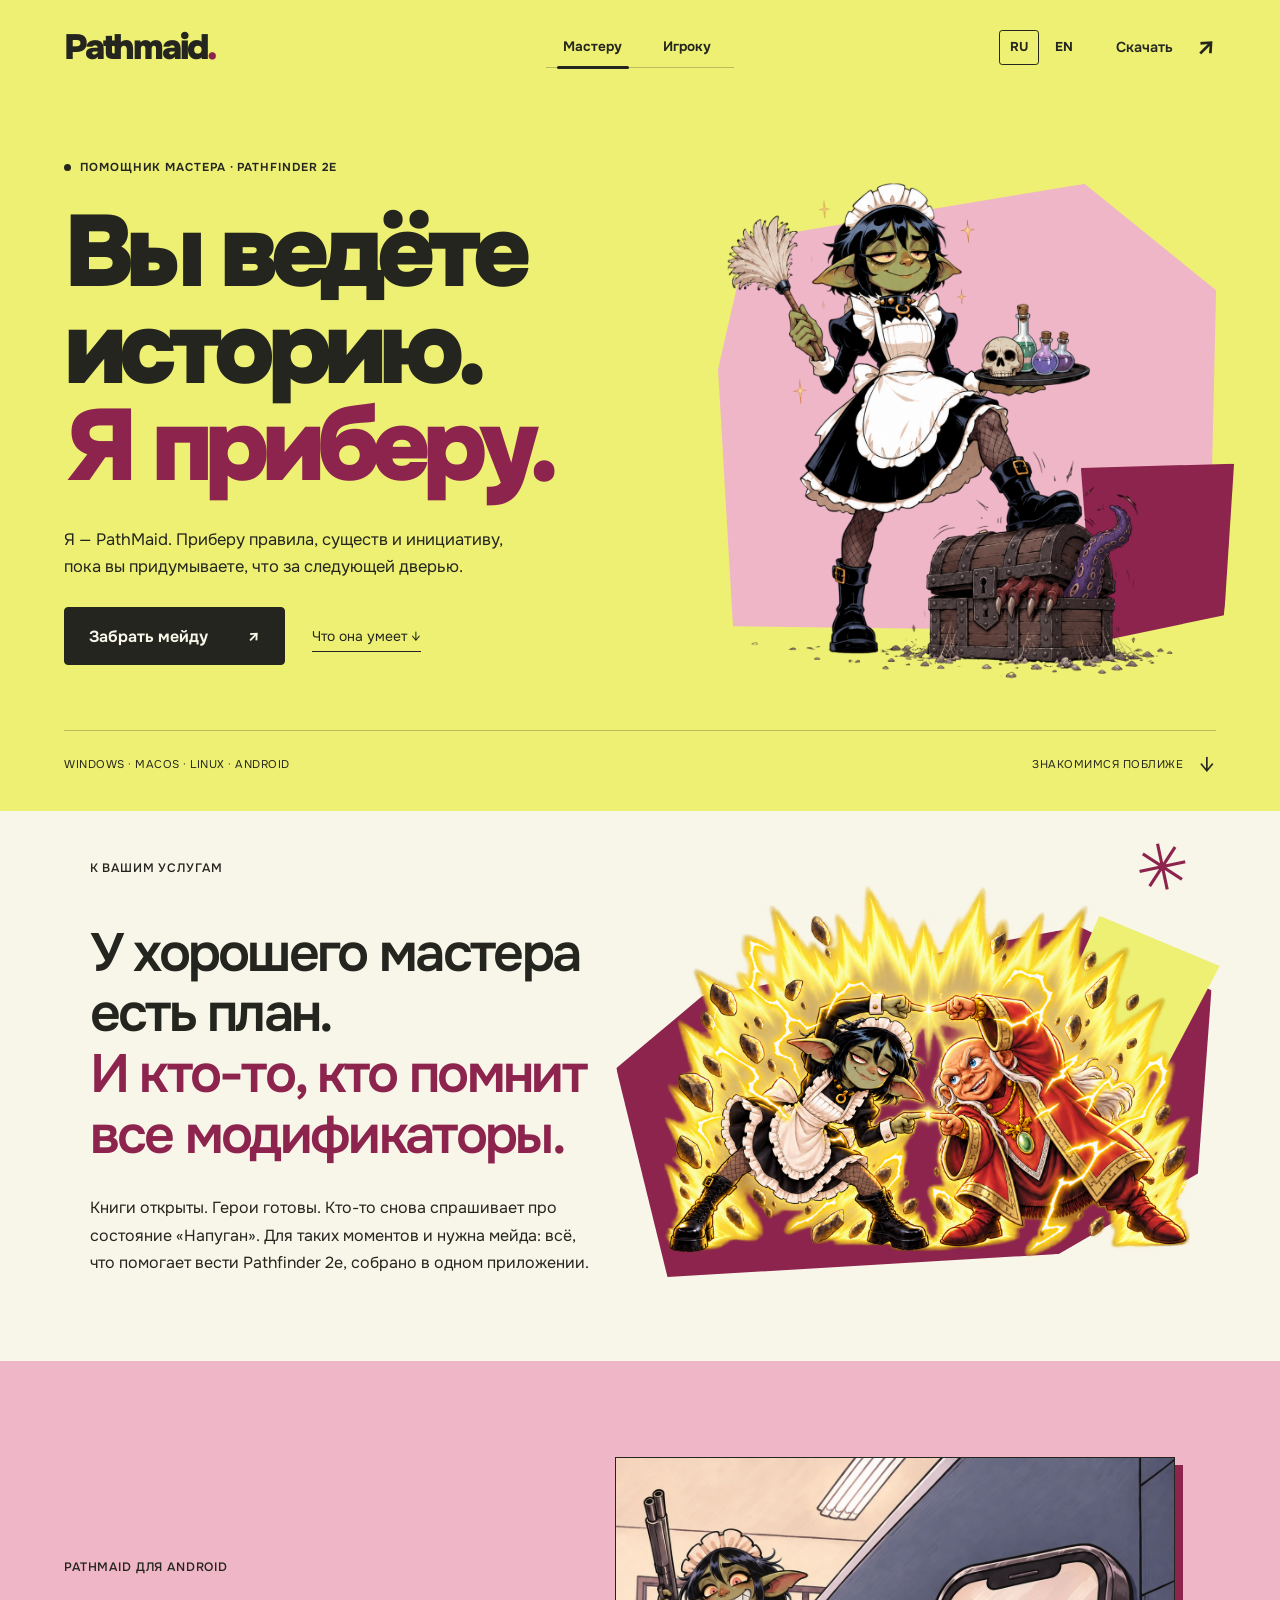
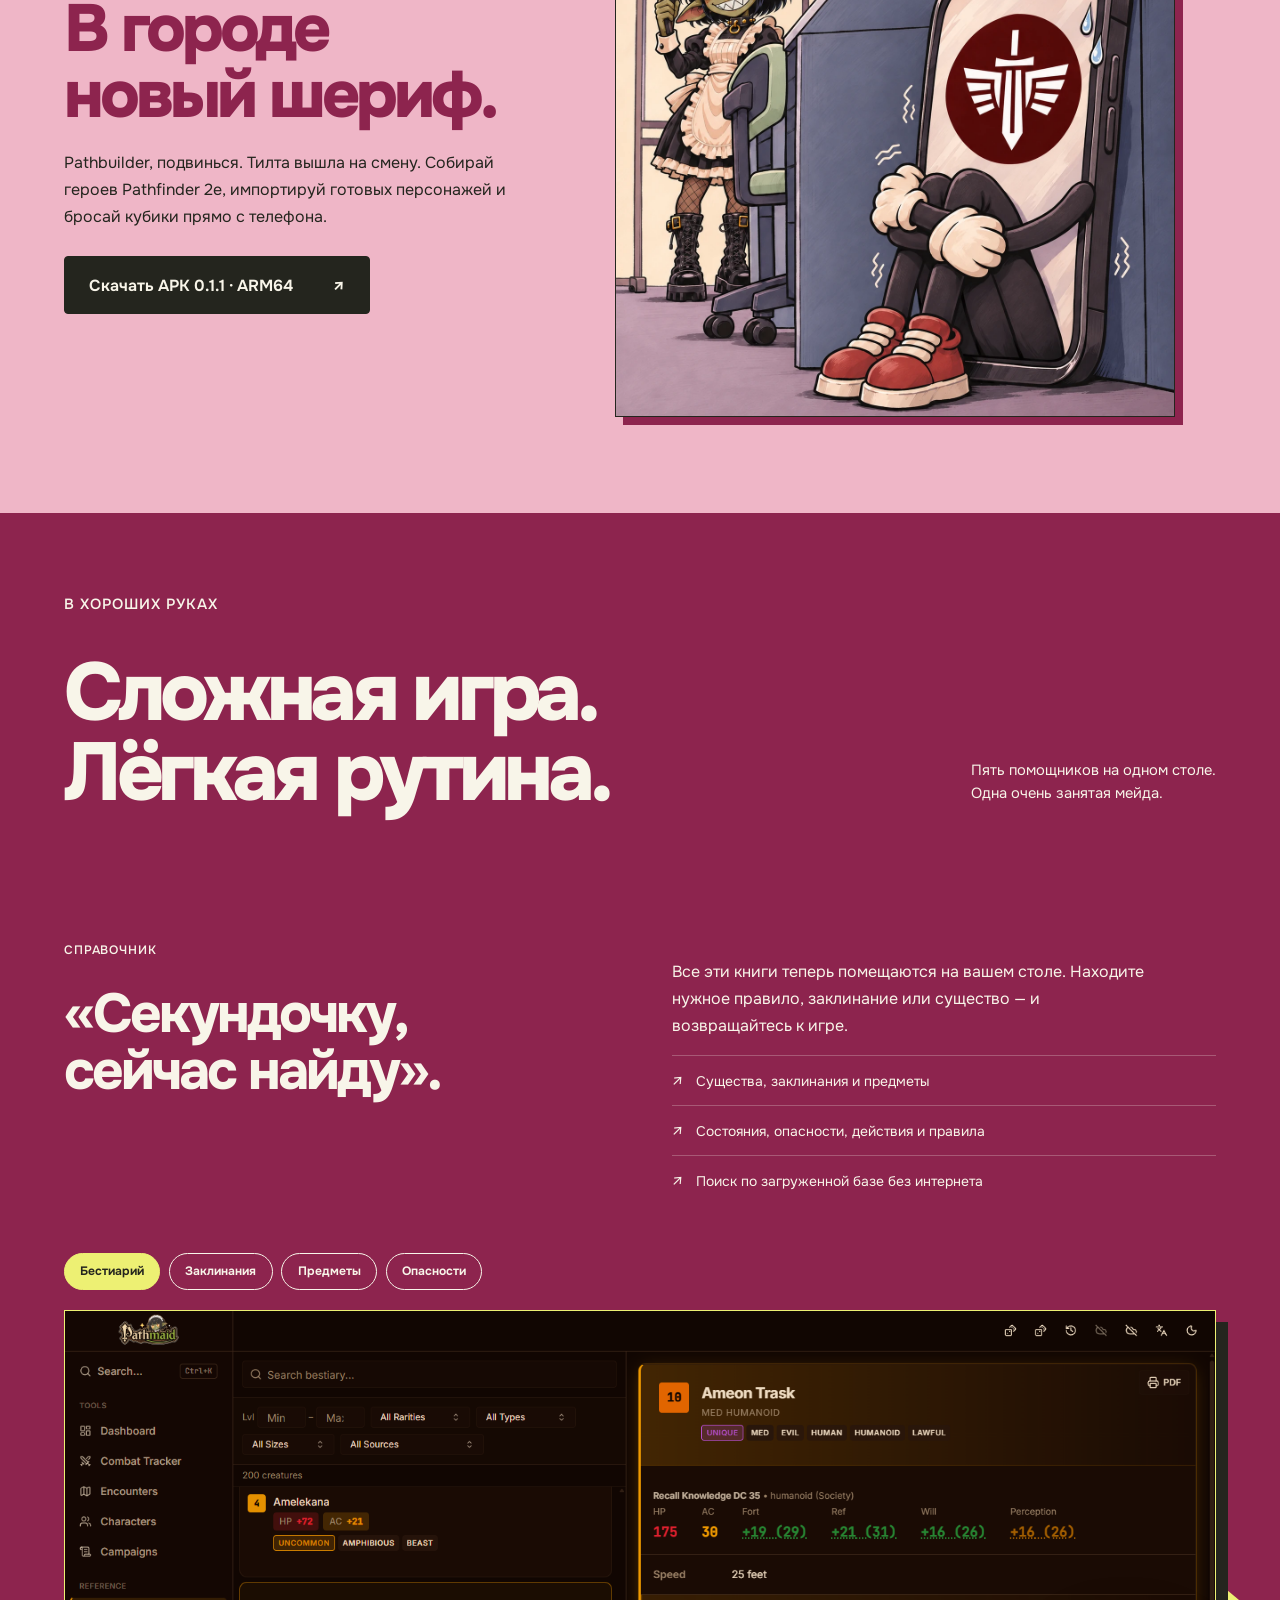
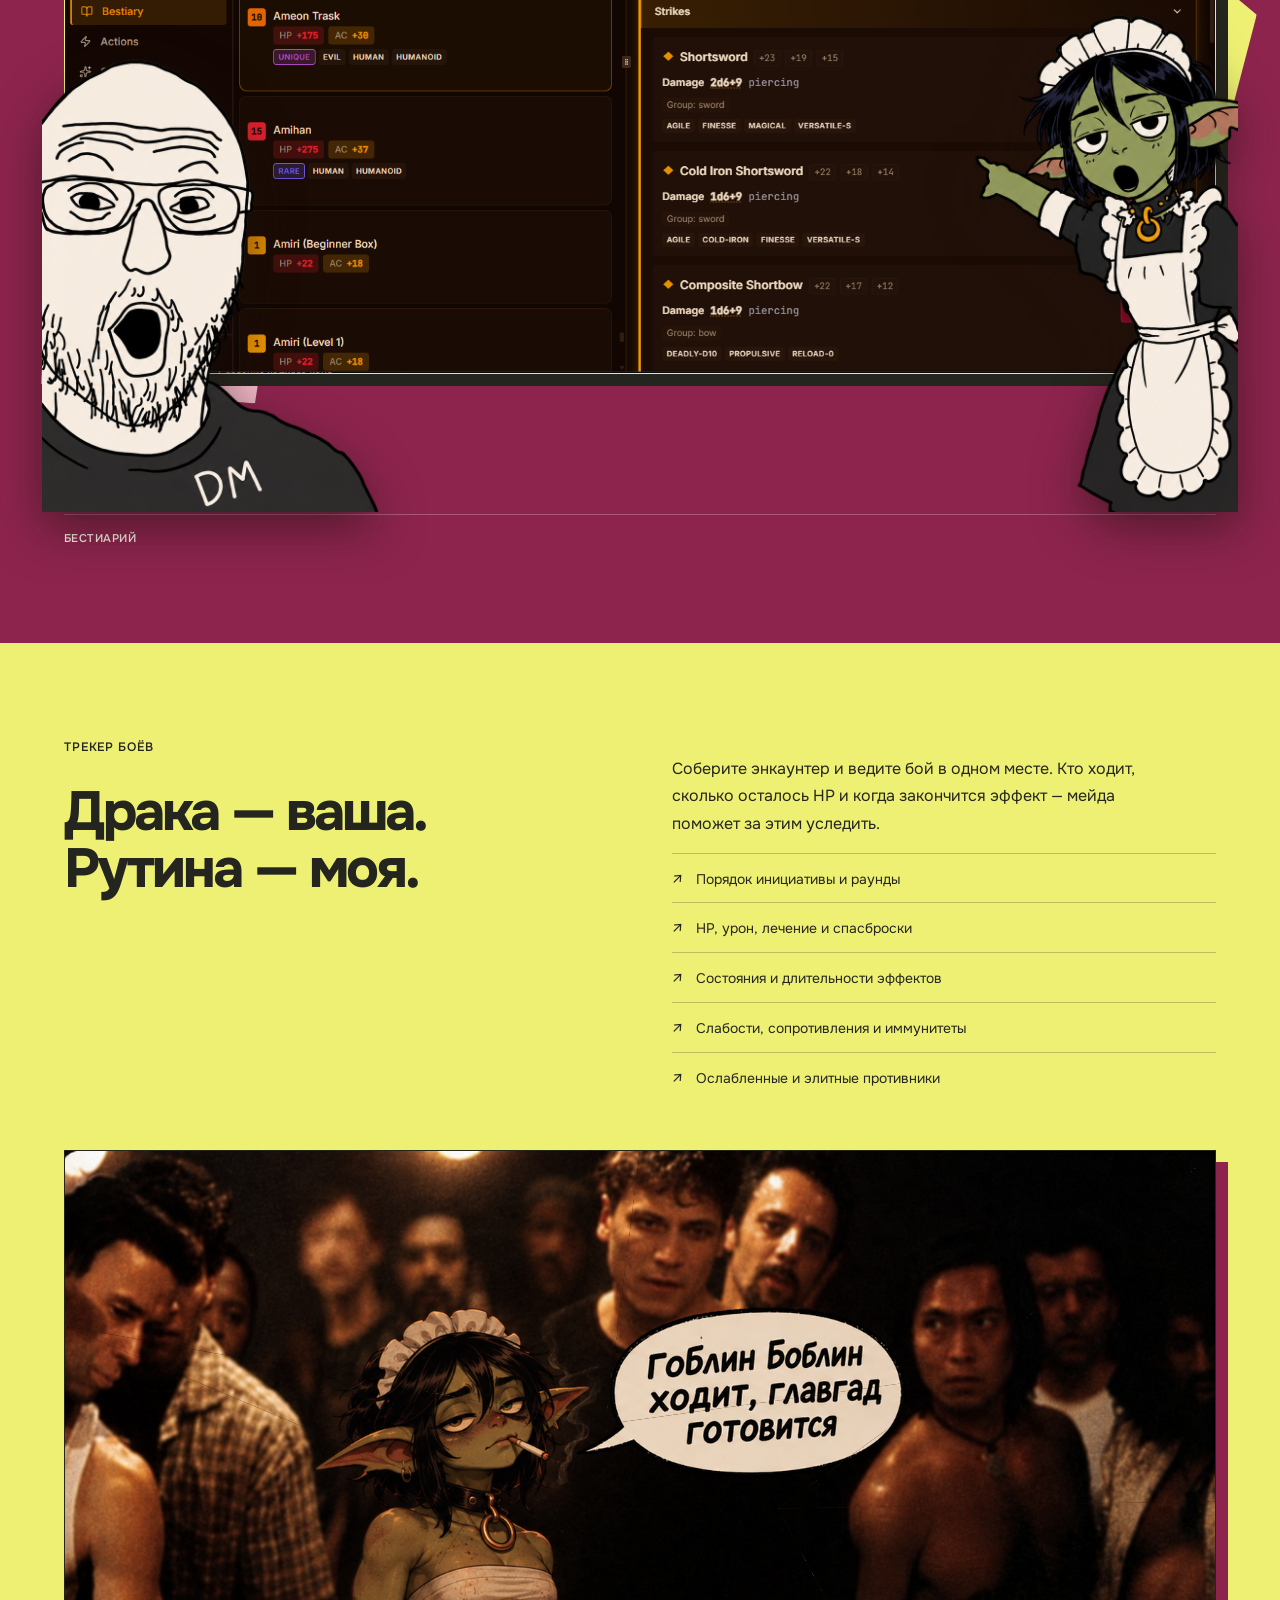
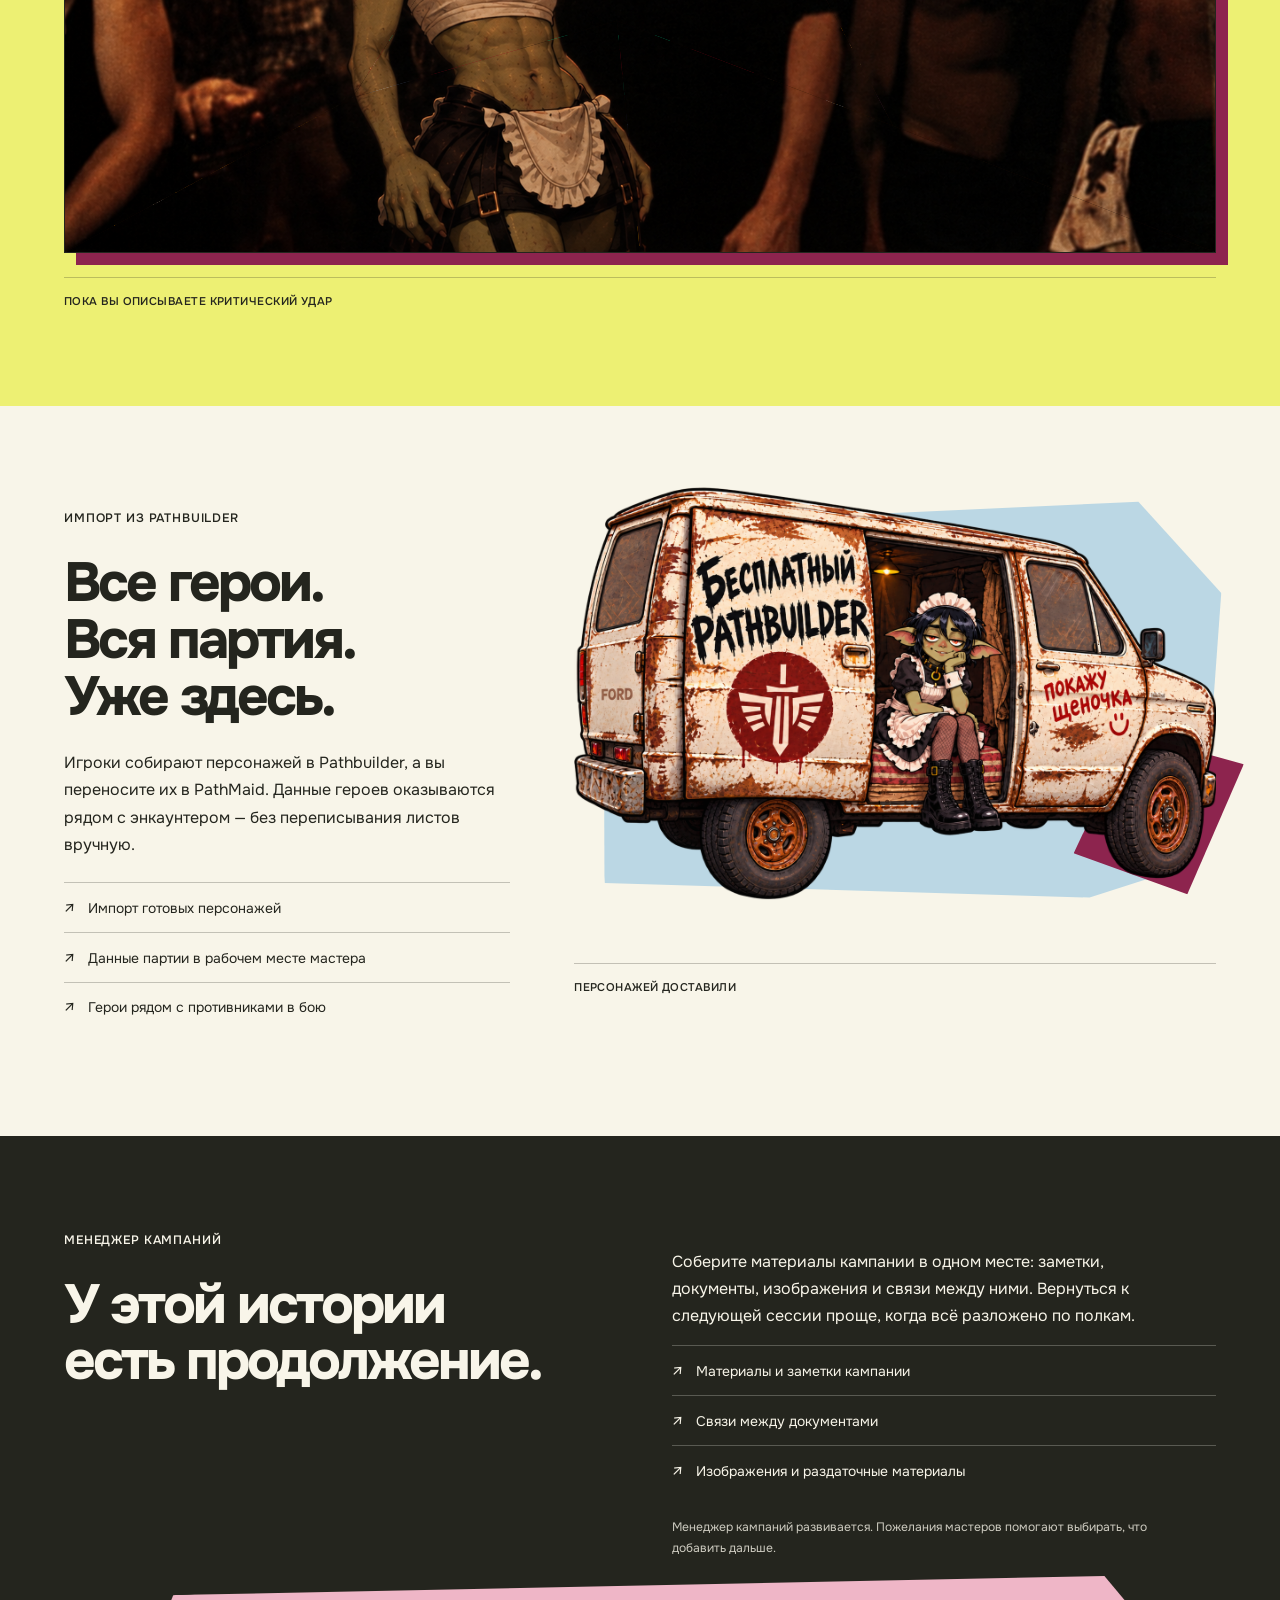
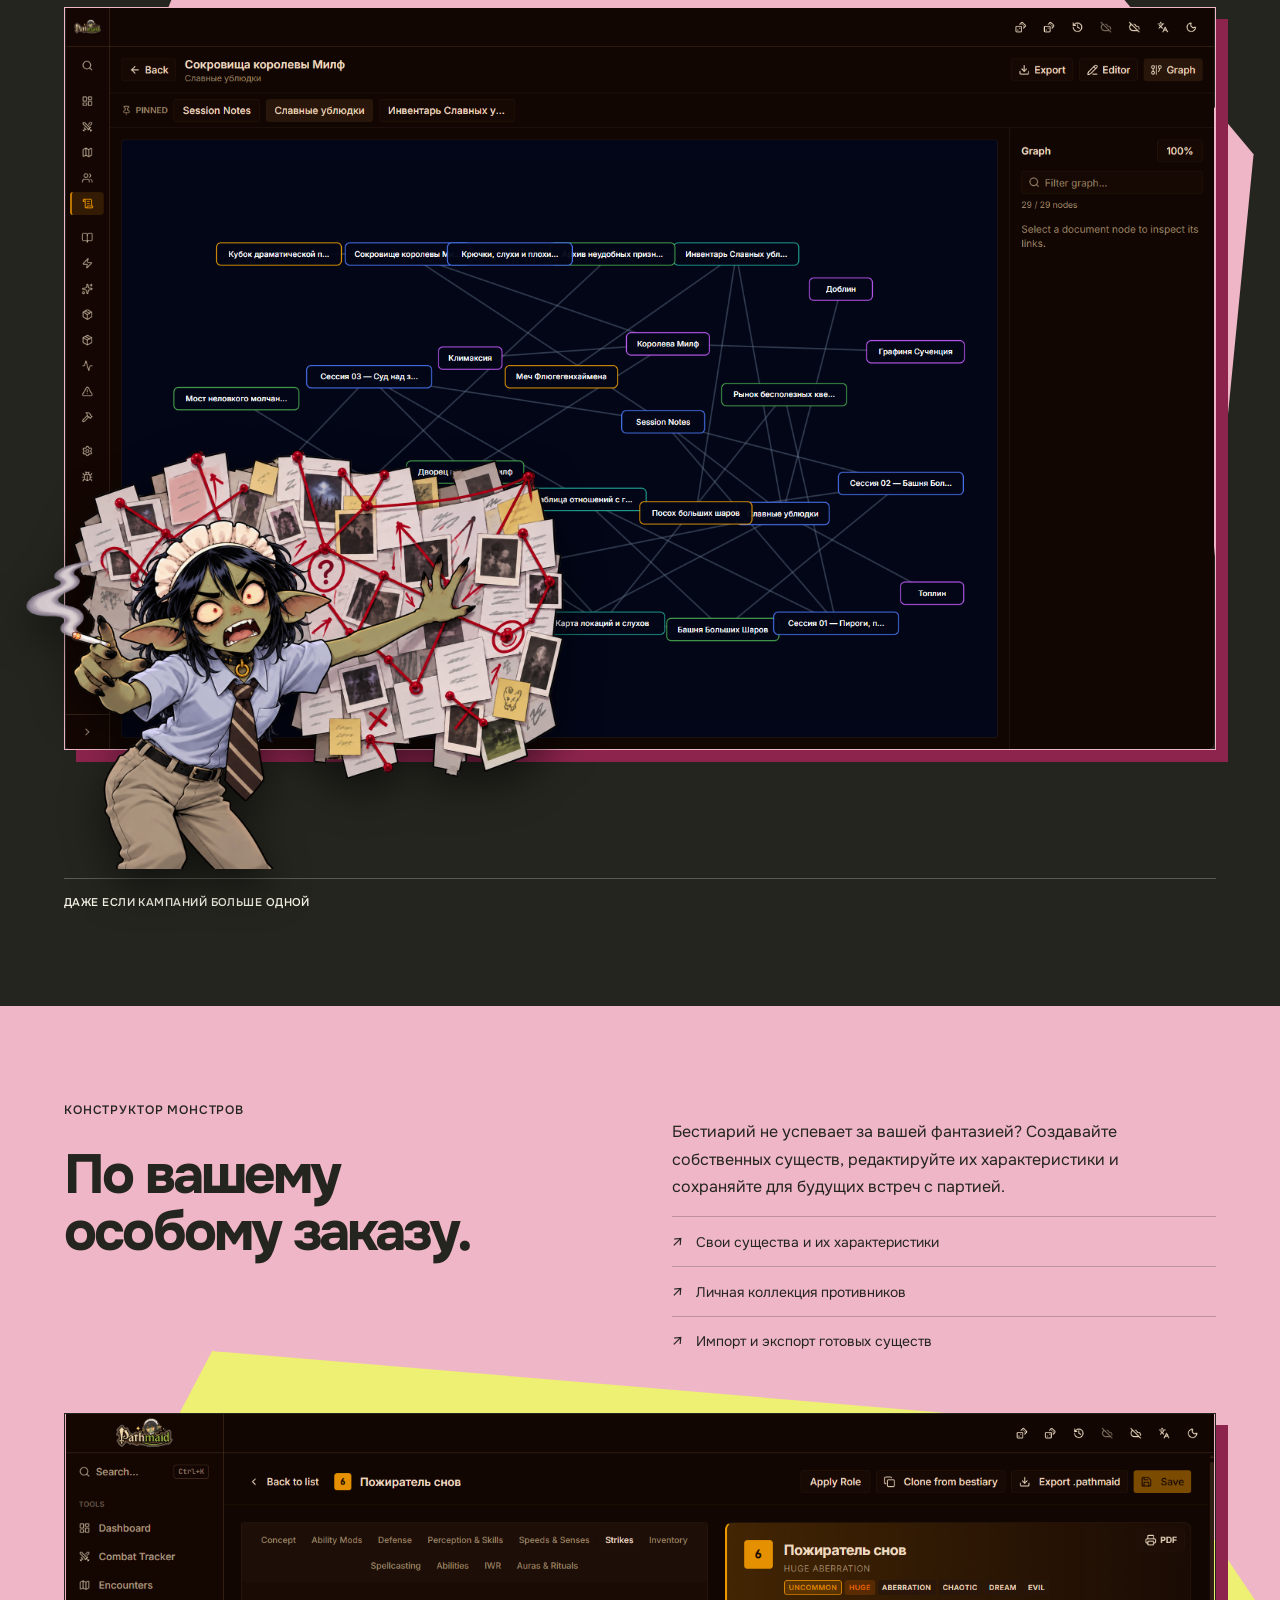
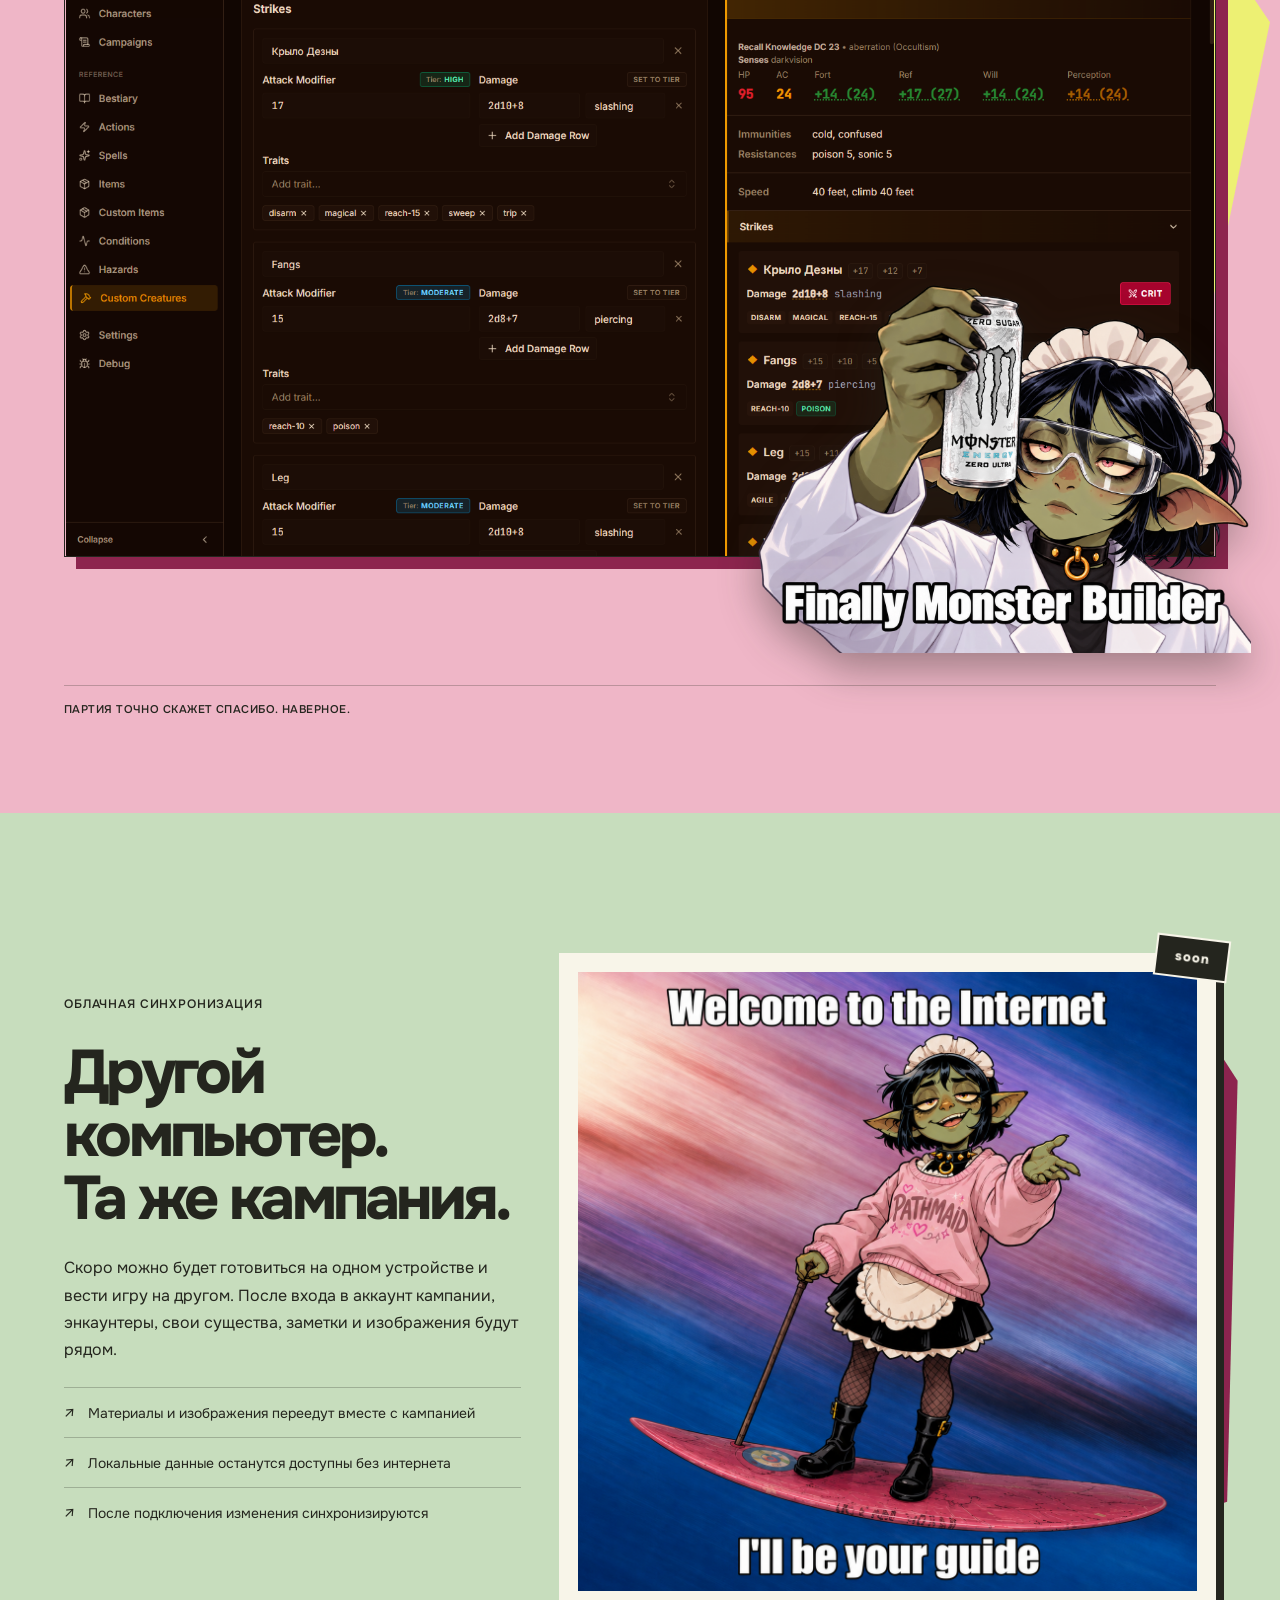
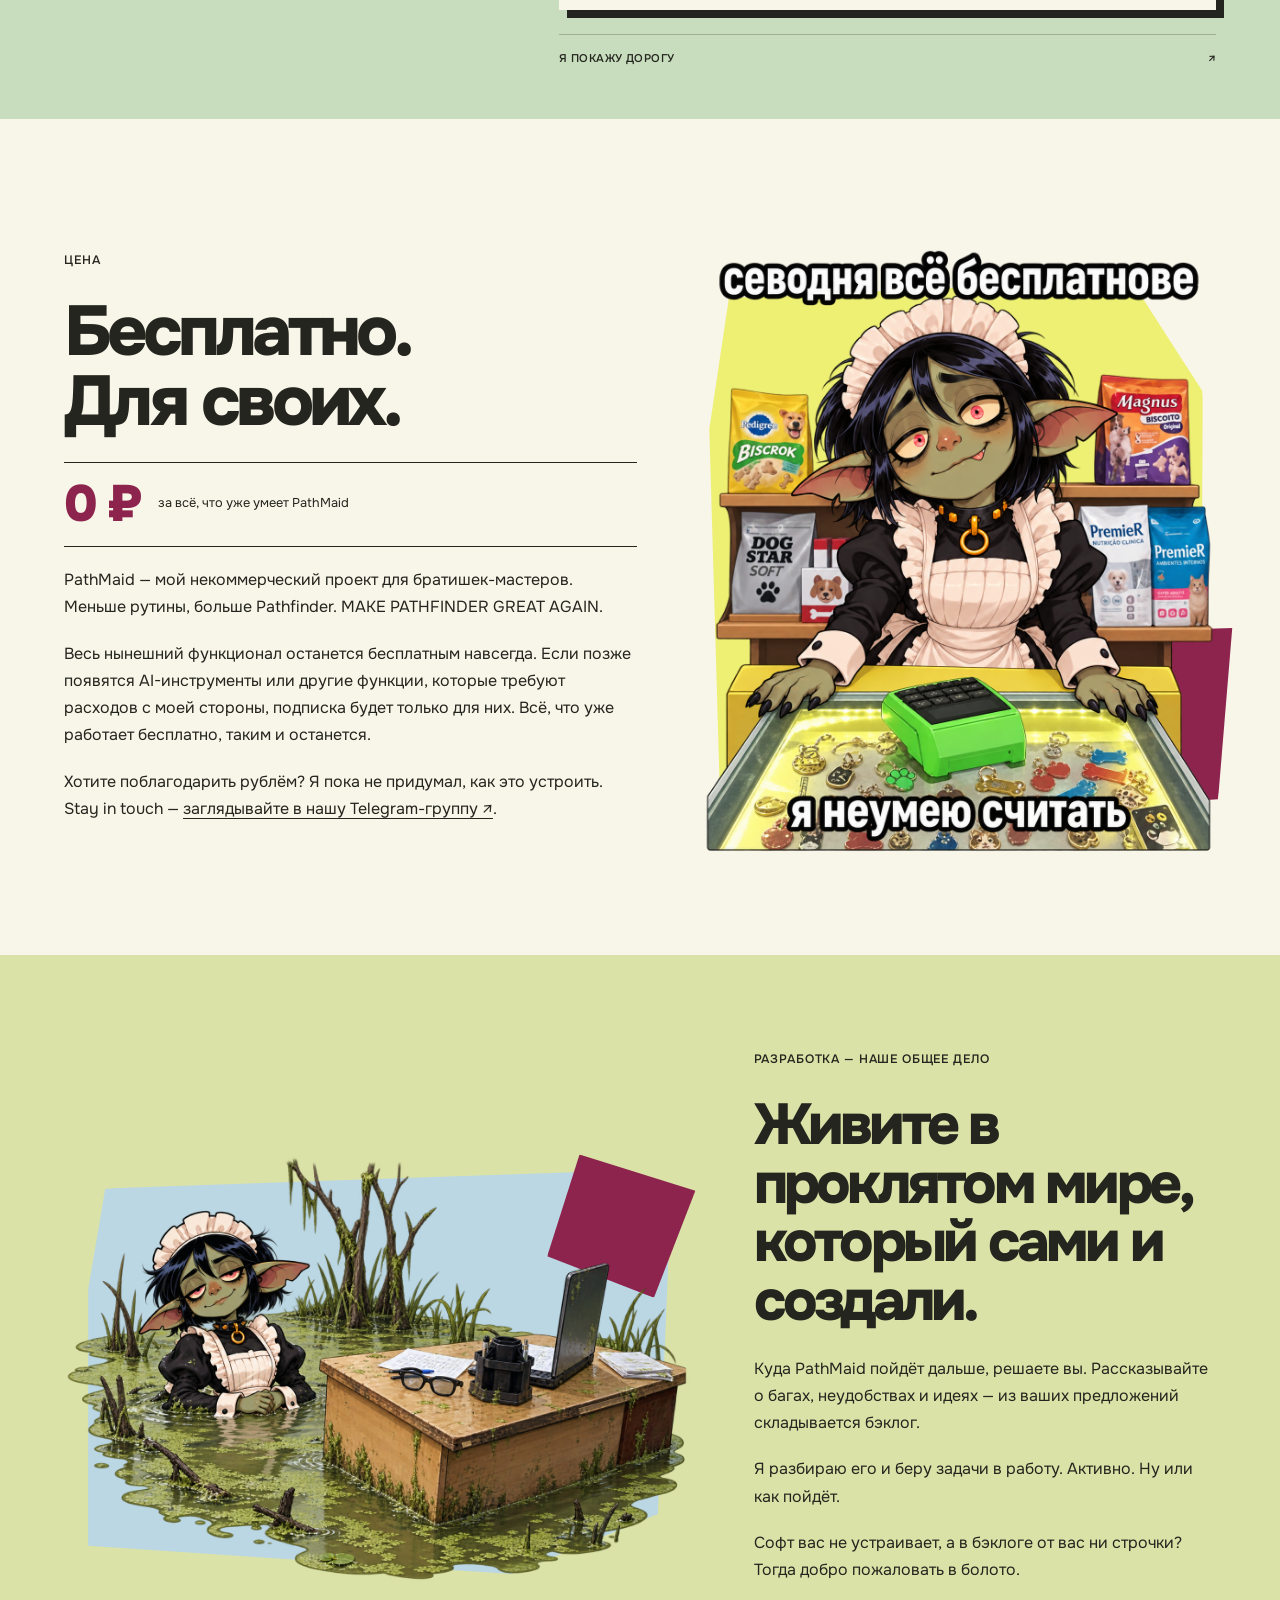
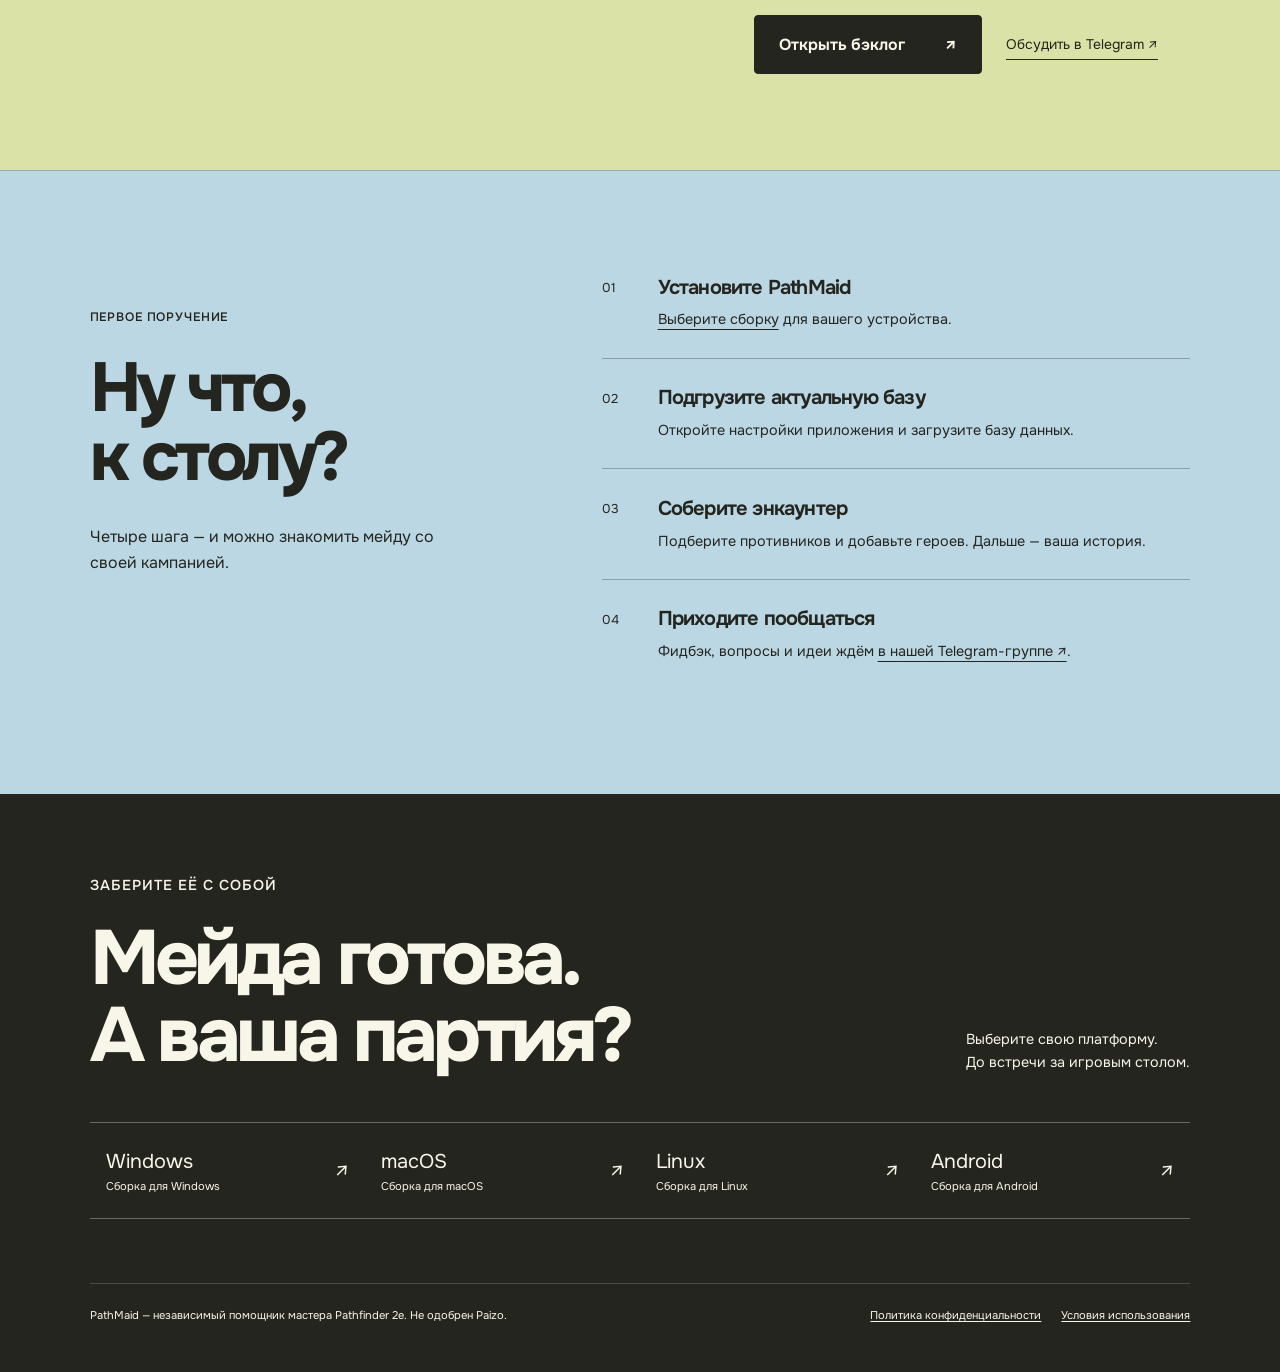
<file: index.html>
<!doctype html>
<html lang="ru">
<head>
  <meta charset="utf-8">
  <meta name="viewport" content="width=device-width, initial-scale=1">
  <meta name="description" content="PathMaid — помощник мастера Pathfinder 2e: справочник правил, трекер боя, импорт персонажей Pathbuilder, кампании и облачная синхронизация. Скачать для Windows, macOS, Linux и Android.">
  <title>PathMaid — помощник мастера Pathfinder 2e</title>
  <link rel="canonical" href="https://www.pathmaid.site/">
  <link rel="alternate" hreflang="ru" href="https://www.pathmaid.site/">
  <link rel="alternate" hreflang="en" href="https://www.pathmaid.site/en/">
  <link rel="alternate" hreflang="x-default" href="https://www.pathmaid.site/">
  <meta property="og:type" content="website">
  <meta property="og:site_name" content="PathMaid">
  <meta property="og:locale" content="ru_RU">
  <meta property="og:title" content="PathMaid — помощник мастера Pathfinder 2e">
  <meta property="og:description" content="Правила, существа, бой и кампании — на одном столе. Скачайте PathMaid для Windows, macOS, Linux или Android.">
  <meta property="og:url" content="https://www.pathmaid.site/">
  <meta property="og:image" content="https://www.pathmaid.site/assets/feature-wide.png">
  <meta property="og:image:alt" content="Иллюстрация PathMaid для мастеров Pathfinder 2e">
  <meta name="twitter:card" content="summary_large_image">
  <script type="application/ld+json">{"@context":"https://schema.org","@type":"WebSite","name":"PathMaid","url":"https://www.pathmaid.site/"}</script>
  <link rel="icon" type="image/png" sizes="128x128" href="./assets/pathmaid-icon-128.png">
  <link rel="preconnect" href="https://fonts.googleapis.com">
  <link rel="preconnect" href="https://fonts.gstatic.com" crossorigin>
  <link href="https://fonts.googleapis.com/css2?family=Onest:wght@400;500;600;700;800;900&display=swap" rel="stylesheet">
  <link rel="stylesheet" href="./styles.css?v=role-switch">
</head>
<body>
  <a class="skip" href="#main">Перейти к содержимому</a>
  <header class="page-nav">
    <a class="wordmark" href="#home" aria-label="Pathmaid — на главную">Pathmaid<span>.</span></a>
    <nav class="role-switch" aria-label="Ваша роль">
      <a href="#home" aria-current="page">Мастеру</a>
      <a href="./player/">Игроку</a>
    </nav>
    <div class="nav-actions">
      <nav class="language-switcher" aria-label="Язык"><a href="./" aria-current="page">RU</a><a href="./en/" lang="en">EN</a></nav>
      <a class="nav-download" href="#download">Скачать <span aria-hidden="true">↗</span></a>
    </div>
  </header>
  <main id="main">
    <section class="hero" id="home" aria-labelledby="hero-title">
      <div class="hero-main">
        <div class="hero-copy">
          <p class="kicker">Помощник мастера · Pathfinder 2e</p>
          <h1 id="hero-title">Вы ведёте<br>историю.<br><span class="last-line">Я приберу.</span></h1>
          <p class="hero-body">Я — PathMaid. Приберу правила, существ и инициативу, пока вы придумываете, что за следующей дверью.</p>
          <div class="hero-actions"><a class="primary-link" href="#download">Забрать мейду <span aria-hidden="true">↗</span></a><a class="text-link" href="#features">Что она умеет ↓</a></div>
        </div>
        <div class="hero-art" data-parallax="0.09"><img src="./assets/hero-character.png" alt="Тилта с метёлкой и подносом рядом с сундуком-мимиком" width="1106" height="1422" fetchpriority="high"></div>
      </div>
      <div class="hero-bottom"><span>Windows · macOS · Linux · Android</span><a href="#story">Знакомимся поближе <b aria-hidden="true">↓</b></a></div>
    </section>
    <section class="intro" id="story" aria-labelledby="intro-title">
      <div class="aside"><p class="chapter">К вашим услугам</p><span class="intro-mark" aria-hidden="true">✳</span></div>
      <div class="intro-copy" data-reveal><h2 id="intro-title">У хорошего мастера<br>есть план.<br><em>И кто-то, кто помнит<br>все модификаторы.</em></h2><p>Книги открыты. Герои готовы. Кто-то снова спрашивает про состояние «Напуган». Для таких моментов и нужна мейда: всё, что помогает вести Pathfinder 2e, собрано в одном приложении.</p></div>
      <div class="intro-art" data-reveal><img src="./assets/intro-tilta-mage.png" alt="Тилта и маг соединяют заклинания на фоне золотой вспышки" width="1448" height="1086" loading="lazy" decoding="async"></div>
    </section>
    <section class="service-story mobile-story" id="pathmaid-m" aria-labelledby="pathmaid-m-title">
      <div class="service-layout">
        <div class="service-copy" data-reveal>
          <p class="chapter">Pathmaid для Android</p>
          <h2 id="pathmaid-m-title">В городе<br>новый шериф.</h2>
          <p>Pathbuilder, подвинься. Тилта вышла на смену. Собирай героев Pathfinder 2e, импортируй готовых персонажей и бросай кубики прямо с телефона.</p>
          <a class="primary-link" href="https://github.com/kirylyaskou/PathMaid_releases/releases/download/pathmaid-m-v0.1.1/PathMaid-M-0.1.1-arm64-v8a.apk">Скачать APK 0.1.1 · ARM64 <span aria-hidden="true">↗</span></a>
        </div>
        <div class="mobile-art" data-reveal>
          <img src="./assets/pathmaid-m-sheriff.webp" alt="Тилта выглядывает из-за офисной перегородки, за которой прячется телефон с эмблемой Pathbuilder" width="1254" height="1254" loading="lazy" decoding="async">
        </div>
      </div>
    </section>
    <div id="features">
      <div class="features">
        <div class="feature-heading" data-reveal><div><p class="chapter">В хороших руках</p><h2>Сложная игра.<br>Лёгкая рутина.</h2></div><p>Пять помощников на одном столе.<br>Одна очень занятая мейда.</p></div>
      </div>
      <section class="service-story reference-story" id="reference" aria-labelledby="reference-title">
        <div class="service-layout">
          <div class="service-copy" data-reveal><p class="chapter">Справочник</p><h3 id="reference-title">«Секундочку,<br>сейчас найду».</h3><p>Все эти книги теперь помещаются на вашем столе. Находите нужное правило, заклинание или существо — и возвращайтесь к игре.</p><ul class="service-details"><li>Существа, заклинания и предметы</li><li>Состояния, опасности, действия и правила</li><li>Поиск по загруженной базе без интернета</li></ul></div>
          <figure class="reference-showcase" data-reference-gallery data-reveal>
            <div class="reference-controls" role="group" aria-label="Разделы справочника">
              <button type="button" data-reference-index="0" aria-pressed="true">Бестиарий</button>
              <button type="button" data-reference-index="1" aria-pressed="false">Заклинания</button>
              <button type="button" data-reference-index="2" aria-pressed="false">Предметы</button>
              <button type="button" data-reference-index="3" aria-pressed="false">Опасности</button>
            </div>
            <div class="reference-stage">
              <img class="reference-slide is-active" src="./assets/reference-bestiary.png" alt="Бестиарий PathMaid с характеристиками и атаками выбранного существа" width="1524" height="878" loading="lazy" decoding="async" aria-hidden="false">
              <img class="reference-slide" src="./assets/reference-spells.png" alt="Список заклинаний PathMaid с открытым описанием заклинания" width="1520" height="876" loading="lazy" decoding="async" aria-hidden="true">
              <img class="reference-slide" src="./assets/reference-items.png" alt="Каталог предметов PathMaid с поиском и фильтрами" width="1516" height="877" loading="lazy" decoding="async" aria-hidden="true">
              <img class="reference-slide" src="./assets/reference-hazards.png" alt="Список опасностей PathMaid с подробностями ловушки" width="1522" height="875" loading="lazy" decoding="async" aria-hidden="true">
              <div class="reference-reaction reference-reaction-left" aria-hidden="true"><img src="./assets/reference-reaction.png" alt="" width="1254" height="1254" loading="lazy" decoding="async"></div>
              <div class="reference-reaction reference-reaction-right" aria-hidden="true"><img src="./assets/reference-reaction.png" alt="" width="1254" height="1254" loading="lazy" decoding="async"></div>
            </div>
            <figcaption><span data-reference-title>Бестиарий</span></figcaption>
          </figure>
        </div>
      </section>
      <section class="service-story combat-story" id="combat" aria-labelledby="combat-title">
        <div class="service-layout">
          <div class="service-copy" data-reveal><p class="chapter">Трекер боёв</p><h3 id="combat-title">Драка — ваша.<br>Рутина — моя.</h3><p>Соберите энкаунтер и ведите бой в одном месте. Кто ходит, сколько осталось HP и когда закончится эффект — мейда поможет за этим уследить.</p><ul class="service-details"><li>Порядок инициативы и раунды</li><li>HP, урон, лечение и спасброски</li><li>Состояния и длительности эффектов</li><li>Слабости, сопротивления и иммунитеты</li><li>Ослабленные и элитные противники</li></ul></div>
          <figure class="combat-showcase" data-combat-showcase data-reveal>
            <div class="combat-stage">
              <img class="combat-ui" src="./assets/combat-ui.png" alt="Трекер боя PathMaid: инициатива, здоровье, условия и карточка существа" width="1644" height="1004" loading="lazy" decoding="async">
              <div class="combat-shards" role="img" aria-label="Тилта перед схваткой: «Гоблин Боблин ходит, главгад готовится»">
                <span class="combat-shard combat-shard-1"></span><span class="combat-shard combat-shard-2"></span><span class="combat-shard combat-shard-3"></span><span class="combat-shard combat-shard-4"></span>
                <span class="combat-shard combat-shard-5"></span><span class="combat-shard combat-shard-6"></span><span class="combat-shard combat-shard-7"></span><span class="combat-shard combat-shard-8"></span>
              </div>
              <svg class="combat-fracture" viewBox="0 0 100 100" preserveAspectRatio="none" aria-hidden="true"><path d="M50 0 47 39 0 25 M47 39 78 32 100 0 M78 32 62 51 100 50 M62 51 72 82 100 100 M72 82 48 67 50 100 M48 67 25 78 0 100 M25 78 36 50 0 25 M36 50 47 39 M47 39 62 51 M62 51 48 67 M48 67 36 50"/></svg>
            </div>
            <figcaption><span>Пока вы описываете критический удар</span></figcaption>
          </figure>
        </div>
      </section>
      <section class="service-story import-story" id="pathbuilder" aria-labelledby="pathbuilder-title">
        <div class="service-layout">
          <div class="service-copy" data-reveal><p class="chapter">Импорт из Pathbuilder</p><h3 id="pathbuilder-title">Все герои.<br>Вся партия.<br>Уже здесь.</h3><p>Игроки собирают персонажей в Pathbuilder, а вы переносите их в PathMaid. Данные героев оказываются рядом с энкаунтером — без переписывания листов вручную.</p><ul class="service-details"><li>Импорт готовых персонажей</li><li>Данные партии в рабочем месте мастера</li><li>Герои рядом с противниками в бою</li></ul></div>
          <figure class="service-art" data-parallax="0.065" data-reveal><img src="./assets/service-card-pathbuilder.png?v=pathbuilder-van" alt="Тилта в фургоне бесплатного Pathbuilder" width="1448" height="1086" loading="lazy" decoding="async"><figcaption><span>Персонажей доставили</span></figcaption></figure>
        </div>
      </section>
      <section class="service-story campaign-story" id="campaigns" aria-labelledby="campaigns-title">
        <div class="service-layout">
          <div class="service-copy" data-reveal><p class="chapter">Менеджер кампаний</p><h3 id="campaigns-title">У этой истории<br>есть продолжение.</h3><p>Соберите материалы кампании в одном месте: заметки, документы, изображения и связи между ними. Вернуться к следующей сессии проще, когда всё разложено по полкам.</p><ul class="service-details"><li>Материалы и заметки кампании</li><li>Связи между документами</li><li>Изображения и раздаточные материалы</li></ul><p class="development-note">Менеджер кампаний развивается. Пожелания мастеров помогают выбирать, что добавить дальше.</p></div>
          <figure class="campaign-showcase" data-reveal>
            <div class="campaign-stage"><img class="campaign-ui" src="./assets/campaign-ui.png" alt="Граф связей между документами кампании в PathMaid" width="1615" height="1042" loading="lazy" decoding="async"><img class="campaign-mascot" src="./assets/service-card-campaign.png?v=campaign-showcase" alt="" width="1432" height="1098" loading="lazy" decoding="async"></div>
            <figcaption><span>Даже если кампаний больше одной</span></figcaption>
          </figure>
        </div>
      </section>
      <section class="service-story monster-story" id="monsters" aria-labelledby="monsters-title">
        <div class="service-layout">
          <div class="service-copy" data-reveal><p class="chapter">Конструктор монстров</p><h3 id="monsters-title">По вашему<br>особому заказу.</h3><p>Бестиарий не успевает за вашей фантазией? Создавайте собственных существ, редактируйте их характеристики и сохраняйте для будущих встреч с партией.</p><ul class="service-details"><li>Свои существа и их характеристики</li><li>Личная коллекция противников</li><li>Импорт и экспорт готовых существ</li></ul></div>
          <figure class="monster-showcase" data-reveal>
            <div class="monster-stage"><img class="monster-ui" src="./assets/monster-ui.png" alt="Редактор собственного существа и предпросмотр характеристик в PathMaid" width="1613" height="1041" loading="lazy" decoding="async"><img class="monster-mascot" src="./assets/service-card-custom.png?v=monster-showcase" alt="" width="1448" height="1086" loading="lazy" decoding="async"></div>
            <figcaption><span>Партия точно скажет спасибо. Наверное.</span></figcaption>
          </figure>
        </div>
      </section>
    </div>
    <section class="service-story cloud-story" id="cloud" aria-labelledby="cloud-title">
      <div class="service-layout">
        <div class="service-copy" data-reveal><p class="chapter">Облачная синхронизация</p><h2 id="cloud-title">Другой компьютер.<br>Та же кампания.</h2><p>Скоро можно будет готовиться на одном устройстве и вести игру на другом. После входа в аккаунт кампании, энкаунтеры, свои существа, заметки и изображения будут рядом.</p><ul class="service-details"><li>Материалы и изображения переедут вместе с кампанией</li><li>Локальные данные останутся доступны без интернета</li><li>После подключения изменения синхронизируются</li></ul></div>
        <figure class="service-art cloud-art" data-parallax="-0.06" data-reveal><div class="cloud-frame"><img src="./assets/cloud-sync-guide.png" alt="Тилта сопровождает данные кампании между устройствами" width="1254" height="1254" loading="lazy"><span class="cloud-soon">soon</span></div><figcaption><span>Я покажу дорогу</span><span>↗</span></figcaption></figure>
      </div>
    </section>
    <section class="service-story price-story" id="price" aria-labelledby="price-title">
      <div class="service-layout">
        <div class="service-copy price-copy" data-reveal>
          <p class="chapter">Цена</p>
          <h2 id="price-title">Бесплатно.<br>Для своих.</h2>
          <p class="price-tag"><strong>0 ₽</strong><span>за всё, что уже умеет PathMaid</span></p>
          <p>PathMaid — мой некоммерческий проект для братишек-мастеров. Меньше рутины, больше Pathfinder. MAKE PATHFINDER GREAT AGAIN.</p>
          <p>Весь нынешний функционал останется бесплатным навсегда. Если позже появятся AI-инструменты или другие функции, которые требуют расходов с моей стороны, подписка будет только для них. Всё, что уже работает бесплатно, таким и останется.</p>
          <p>Хотите поблагодарить рублём? Я пока не придумал, как это устроить. Stay in touch — <a href="https://t.me/+kTksdzqRPQgxNDQy" target="_blank" rel="noopener noreferrer">заглядывайте в нашу Telegram-группу ↗</a>.</p>
        </div>
        <figure class="service-art price-art" data-reveal><img src="./assets/pricing-tilta.png" alt="Тилта за кассой магазина с надписью о бесплатном проекте" width="1122" height="1402" loading="lazy" decoding="async"></figure>
      </div>
    </section>
    <section class="service-story community-story" id="community" aria-labelledby="community-title">
      <div class="service-layout">
        <figure class="service-art community-art" data-reveal><img src="./assets/community-swamp.png" alt="Тилта сидит в болоте рядом с рабочим столом и ноутбуком" width="1448" height="1086" loading="lazy" decoding="async"></figure>
        <div class="service-copy community-copy" data-reveal>
          <p class="chapter">Разработка — наше общее дело</p>
          <h2 id="community-title">Живите в проклятом мире,<br>который сами и создали.</h2>
          <p>Куда PathMaid пойдёт дальше, решаете вы. Рассказывайте о багах, неудобствах и идеях — из ваших предложений складывается бэклог.</p>
          <p>Я разбираю его и беру задачи в работу. Активно. Ну или как пойдёт.</p>
          <p>Софт вас не устраивает, а в бэклоге от вас ни строчки? Тогда добро пожаловать в болото.</p>
          <div class="community-actions"><a class="primary-link" href="https://docs.google.com/spreadsheets/d/1m3T7PpdEmClngXw7yuYaDqLSav8TunEm-CWSwohNe_A/edit?usp=sharing" target="_blank" rel="noopener noreferrer">Открыть бэклог <span aria-hidden="true">↗</span></a><a class="text-link" href="https://t.me/+kTksdzqRPQgxNDQy" target="_blank" rel="noopener noreferrer">Обсудить в Telegram ↗</a></div>
        </div>
      </div>
    </section>
    <section class="start" id="start" aria-labelledby="start-title">
      <div class="start-copy" data-reveal><p class="chapter">Первое поручение</p><h2 id="start-title">Ну что,<br>к столу?</h2><p>Четыре шага — и можно знакомить мейду со своей кампанией.</p></div>
      <ol class="steps"><li><span>01</span><div><h3>Установите PathMaid</h3><p><a href="#download">Выберите сборку</a> для вашего устройства.</p></div></li><li><span>02</span><div><h3>Подгрузите актуальную базу</h3><p>Откройте настройки приложения и загрузите базу данных.</p></div></li><li><span>03</span><div><h3>Соберите энкаунтер</h3><p>Подберите противников и добавьте героев. Дальше — ваша история.</p></div></li><li><span>04</span><div><h3>Приходите пообщаться</h3><p>Фидбэк, вопросы и идеи ждём <a href="https://t.me/+kTksdzqRPQgxNDQy" target="_blank" rel="noopener noreferrer">в нашей Telegram-группе ↗</a>.</p></div></li></ol>
    </section>
    <section class="download" id="download" aria-labelledby="download-title">
      <div class="download-top" data-reveal><div><p class="chapter">Заберите её с собой</p><h2 id="download-title">Мейда готова.<br>А ваша партия?</h2></div><p>Выберите свою платформу.<br>До встречи за игровым столом.</p></div>
      <div class="platforms"><a data-download="windows" href="https://github.com/kirylyaskou/PathMaid_releases/releases/latest/download/PathMaid_windows_x64-setup.exe" target="_blank" rel="noopener noreferrer"><span>Windows<small>Сборка для Windows</small></span><span aria-hidden="true">↗</span></a><a data-download="macos" href="https://github.com/kirylyaskou/PathMaid_releases/releases/latest/download/PathMaid_macos_aarch64.dmg" target="_blank" rel="noopener noreferrer"><span>macOS<small>Сборка для macOS</small></span><span aria-hidden="true">↗</span></a><a data-download="linux" href="https://github.com/kirylyaskou/PathMaid_releases/releases/latest/download/PathMaid_linux_amd64.AppImage" target="_blank" rel="noopener noreferrer"><span>Linux<small>Сборка для Linux</small></span><span aria-hidden="true">↗</span></a><a data-download="android" href="https://github.com/kirylyaskou/PathMaid_releases/releases/latest/download/PathMaid_android_arm64.apk" target="_blank" rel="noopener noreferrer"><span>Android<small>Сборка для Android</small></span><span aria-hidden="true">↗</span></a></div>
      <footer><p>PathMaid — независимый помощник мастера Pathfinder 2e. Не одобрен Paizo.</p><nav class="footer-links" aria-label="Правовая информация"><a href="./privacy-policy/#ru">Политика конфиденциальности</a><a href="./terms-of-service/#ru">Условия использования</a></nav></footer>
    </section>
  </main>
  <script src="./app.js?v=release-downloads"></script>
</body>
</html>
</file>
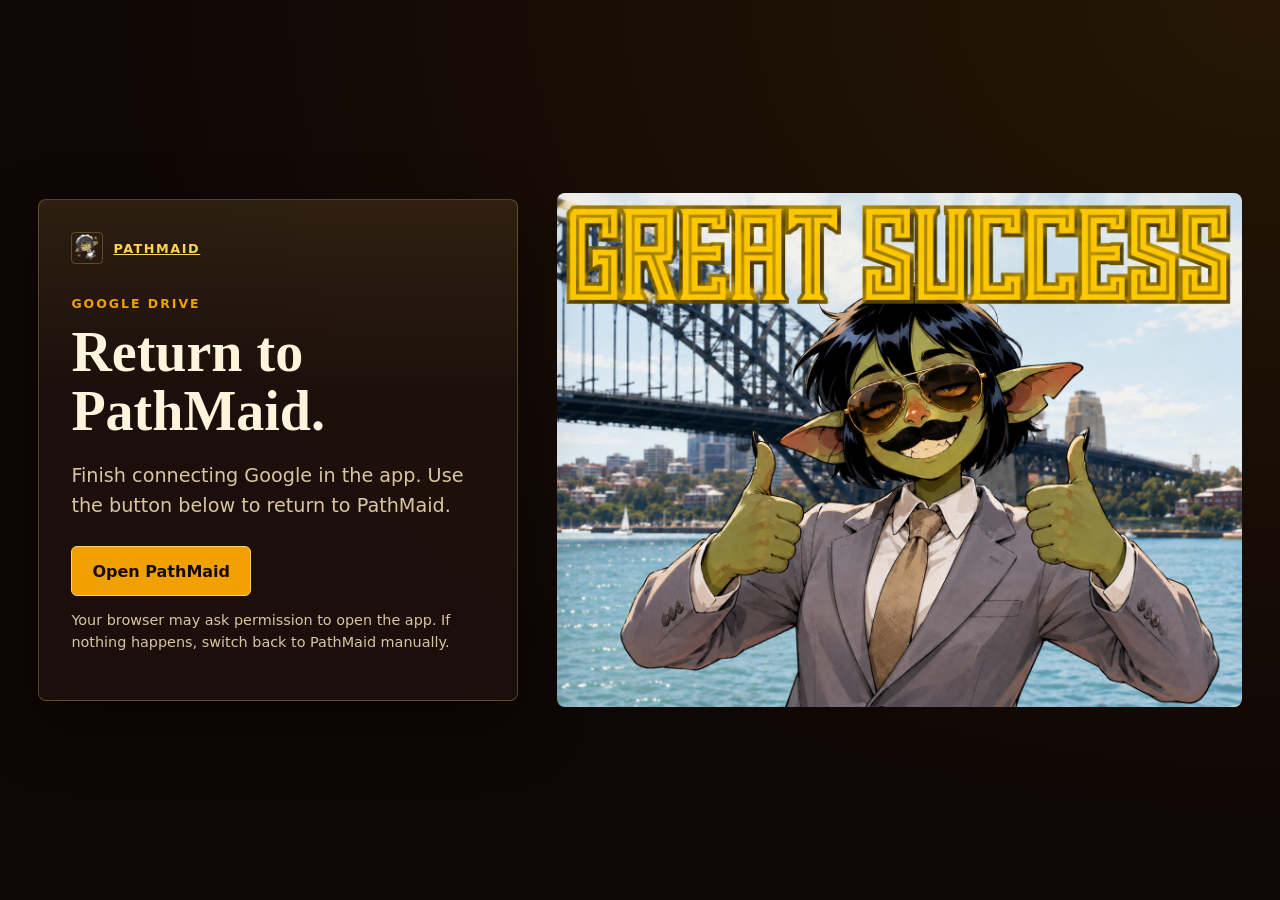
<file: auth-confirmed/index.html>
<!doctype html>
<html lang="en">
  <head>
    <meta charset="utf-8">
    <meta name="viewport" content="width=device-width, initial-scale=1">
    <meta name="robots" content="noindex">
    <meta
      name="description"
      content="Return to PathMaid after connecting Google Drive."
    >
    <meta name="referrer" content="no-referrer">
    <title>PathMaid — Google sign-in</title>
    <link rel="icon" type="image/png" sizes="128x128" href="../assets/pathmaid-icon-128.png">
    <style>
      :root {
        --bg: #0f0705;
        --panel: rgba(31, 18, 13, 0.88);
        --ink: #fff5dc;
        --muted: #d9c6a1;
        --gold: #f0a000;
        --gold-bright: #ffd35a;
        --rule: rgba(255, 211, 90, 0.26);
        --danger: #ff7b5d;
        --shadow: rgba(0, 0, 0, 0.48);
      }

      * {
        box-sizing: border-box;
      }

      html,
      body {
        min-width: 320px;
        margin: 0;
      }

      body {
        min-height: 100vh;
        background:
          radial-gradient(ellipse at top right, rgba(240, 160, 0, 0.1), transparent 65%),
          var(--bg);
        color: var(--ink);
        font-family: ui-sans-serif, system-ui, -apple-system, BlinkMacSystemFont, "Segoe UI", sans-serif;
      }

      a {
        color: inherit;
      }

      .page {
        display: grid;
        grid-template-columns: minmax(18rem, 30rem) minmax(0, 1fr);
        grid-template-areas: "content artwork";
        align-items: center;
        gap: clamp(1.25rem, 3vw, 3rem);
        min-height: 100vh;
        max-width: 120rem;
        margin: 0 auto;
        padding: clamp(1rem, 3vw, 3rem);
      }

      .artwork {
        grid-area: artwork;
        display: block;
        width: 100%;
        height: auto;
        max-height: calc(100vh - 6rem);
        object-fit: contain;
        border-radius: 0.5rem;
      }

      .card {
        grid-area: content;
        justify-self: center;
        width: min(100%, 34rem);
        padding: clamp(1.25rem, 4vw, 2rem);
        border: 1px solid var(--rule);
        border-radius: 0.5rem;
        background:
          linear-gradient(180deg, rgba(255, 211, 90, 0.08), transparent 38%),
          var(--panel);
        box-shadow: 0 1.5rem 4rem var(--shadow);
      }

      .mark {
        display: inline-flex;
        align-items: center;
        gap: 0.625rem;
        margin-bottom: 2rem;
        color: var(--gold-bright);
        font-size: 0.8rem;
        font-weight: 900;
        letter-spacing: 0.12em;
        text-transform: uppercase;
      }

      .mark img {
        width: 2rem;
        height: 2rem;
        border: 1px solid var(--rule);
        border-radius: 0.25rem;
      }

      .eyebrow {
        margin: 0 0 0.75rem;
        color: var(--gold);
        font-size: 0.78rem;
        font-weight: 900;
        letter-spacing: 0.16em;
        text-transform: uppercase;
      }

      h1 {
        margin: 0;
        font-family: Georgia, "Times New Roman", serif;
        font-size: clamp(2.25rem, 6vw, 3.5rem);
        line-height: 1.05;
        letter-spacing: 0;
        overflow-wrap: anywhere;
      }

      .lead {
        max-width: 28rem;
        margin: 1.25rem 0 0;
        color: var(--muted);
        font-size: clamp(1rem, 2.4vw, 1.2rem);
        line-height: 1.6;
      }

      .return-button {
        display: inline-flex;
        margin-top: 1.5rem;
        padding: 0.9rem 1.25rem;
        border: 1px solid var(--gold-bright);
        border-radius: 0.375rem;
        background: var(--gold);
        color: #180b04;
        font-weight: 800;
        text-decoration: none;
      }

      .return-button:hover {
        background: var(--gold-bright);
      }

      .return-button:focus-visible {
        outline: 3px solid var(--ink);
        outline-offset: 4px;
      }

      .return-hint {
        color: var(--muted);
        font-size: 0.9rem;
        line-height: 1.5;
      }

      body[data-state="error"] .eyebrow {
        color: var(--danger);
      }

      @media (max-width: 960px) {
        .page {
          grid-template-columns: minmax(0, 1fr);
          grid-template-areas: "artwork" "content";
          min-height: auto;
        }

        .artwork {
          max-height: none;
        }
      }
    </style>
  </head>
  <body data-state="ready">
    <main class="page">
      <img class="artwork" src="../assets/auth-confirmed-success.png" width="1448" height="1086" alt="">
      <section class="card" aria-live="polite">
        <a class="mark" href="../" aria-label="PathMaid home">
          <img src="../assets/pathmaid-icon-128.png" alt="">
          <span>PathMaid</span>
        </a>
        <p id="status-label" class="eyebrow">Google Drive</p>
        <h1 id="status-title">Return to PathMaid.</h1>
        <p id="status-description" class="lead">Finish connecting Google in the app. Use the button below to return to PathMaid.</p>
        <a id="return-button" class="return-button" href="pathmaid://open">Open PathMaid</a>
        <p id="return-hint" class="return-hint">Your browser may ask permission to open the app. If nothing happens, switch back to PathMaid manually.</p>
      </section>
    </main>
    <script>
      const params = new URLSearchParams(window.location.search)
      const status = params.get('status')
      const state = status === 'success' || status === 'error' ? status : 'ready'
      window.history.replaceState(null, '', window.location.pathname)
      document.body.dataset.state = state
      const russian = navigator.language.toLowerCase().startsWith('ru')
      document.documentElement.lang = russian ? 'ru' : 'en'
      const text = russian ? {
        ready: ['Вернуться в PathMaid.', 'Завершите подключение Google в приложении. Нажмите кнопку ниже, чтобы вернуться в PathMaid.'],
        success: ['Google Drive подключён.', 'Подключение сохранено. Вернитесь в PathMaid, чтобы сохранить архив или восстановить его из Google Drive.'],
        error: ['Вход не завершён.', 'Вернитесь в PathMaid, проверьте сообщение и попробуйте подключить Google ещё раз.'],
        button: 'Открыть PathMaid',
        hint: 'Браузер может запросить разрешение на открытие приложения. Если ничего не произошло, вернитесь в PathMaid вручную.'
      } : {
        ready: ['Return to PathMaid.', 'Finish connecting Google in the app. Use the button below to return to PathMaid.'],
        success: ['Google Drive connected.', 'Your connection is saved. Return to PathMaid to save or restore ZIP archives in Google Drive.'],
        error: ['Sign-in was not completed.', 'Return to PathMaid, check the message, and try connecting Google again.'],
        button: 'Open PathMaid',
        hint: 'Your browser may ask permission to open the app. If nothing happens, switch back to PathMaid manually.'
      }
      document.getElementById('status-title').textContent = text[state][0]
      document.getElementById('status-description').textContent = text[state][1]
      document.getElementById('return-button').textContent = text.button
      document.getElementById('return-hint').textContent = text.hint
      if (state === 'success') {
        window.setTimeout(() => window.location.assign('pathmaid://open'), 500)
      }
    </script>
  </body>
</html>
</file>
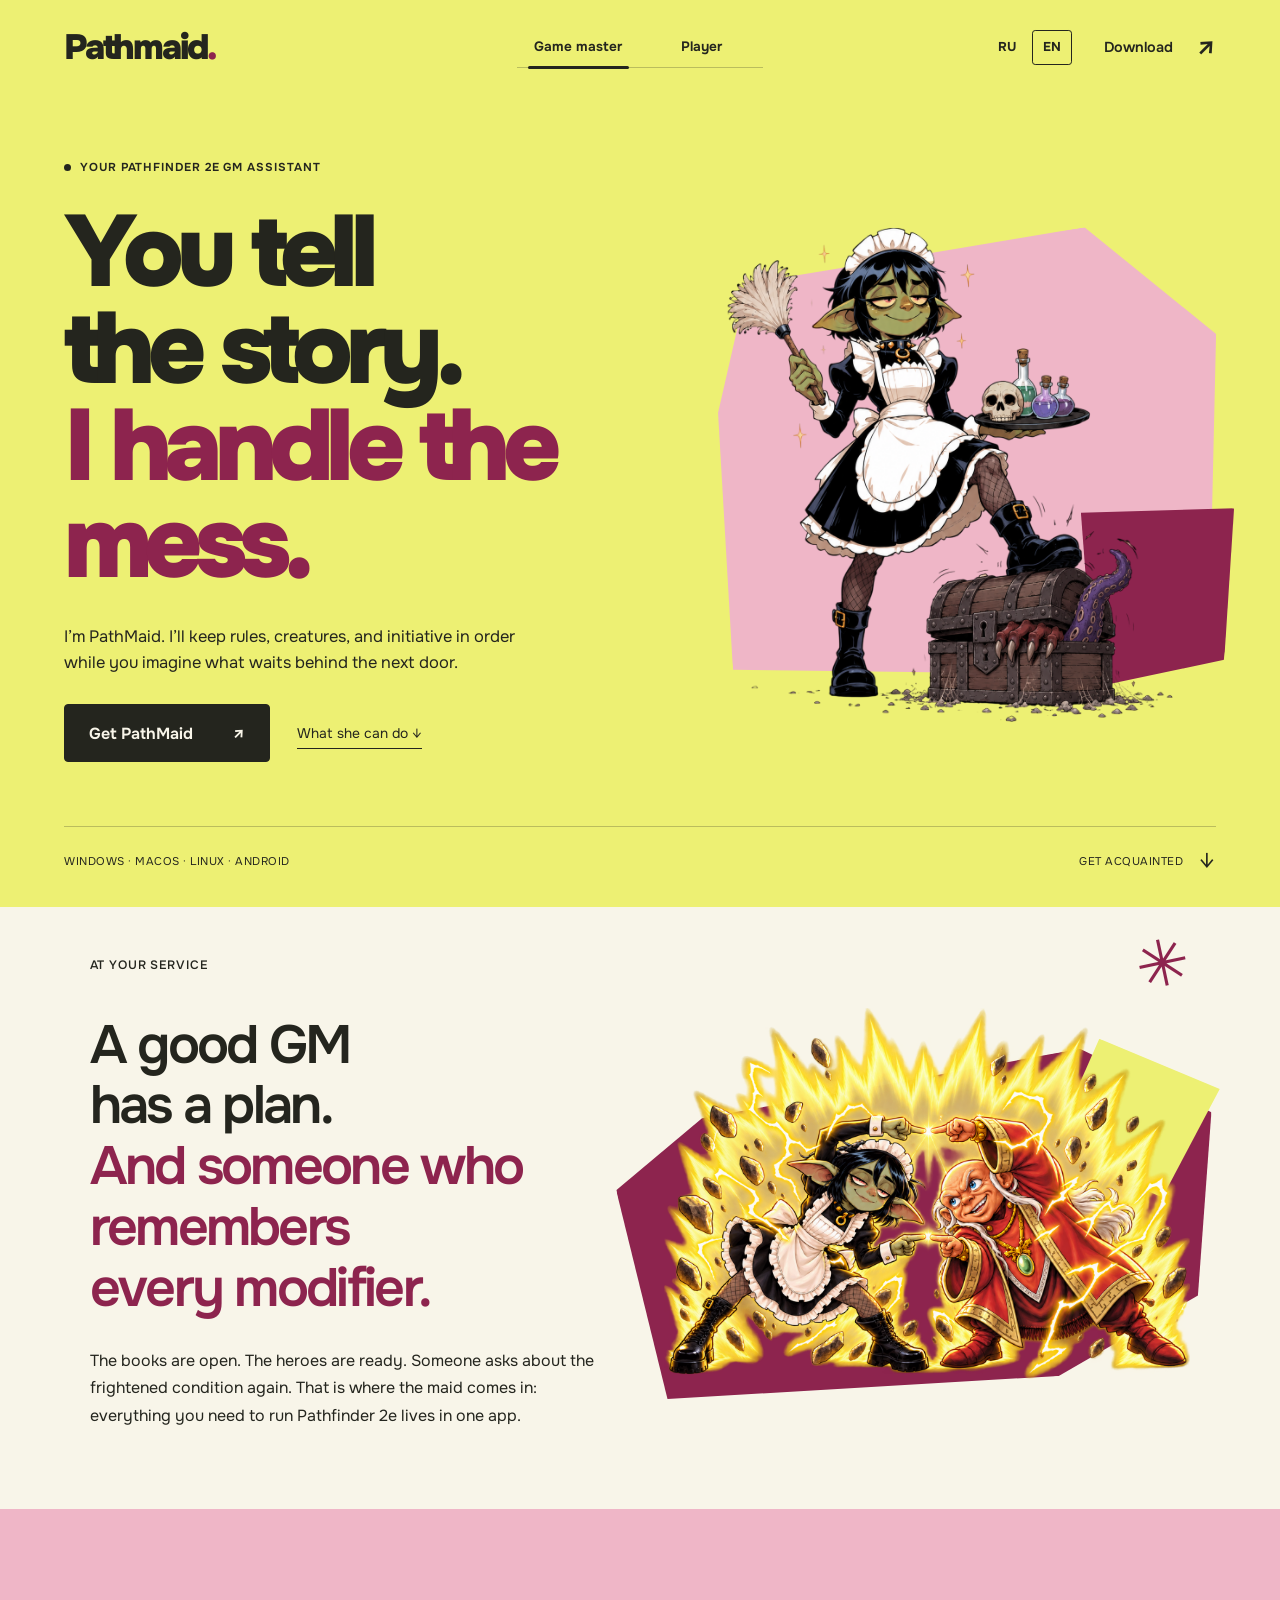
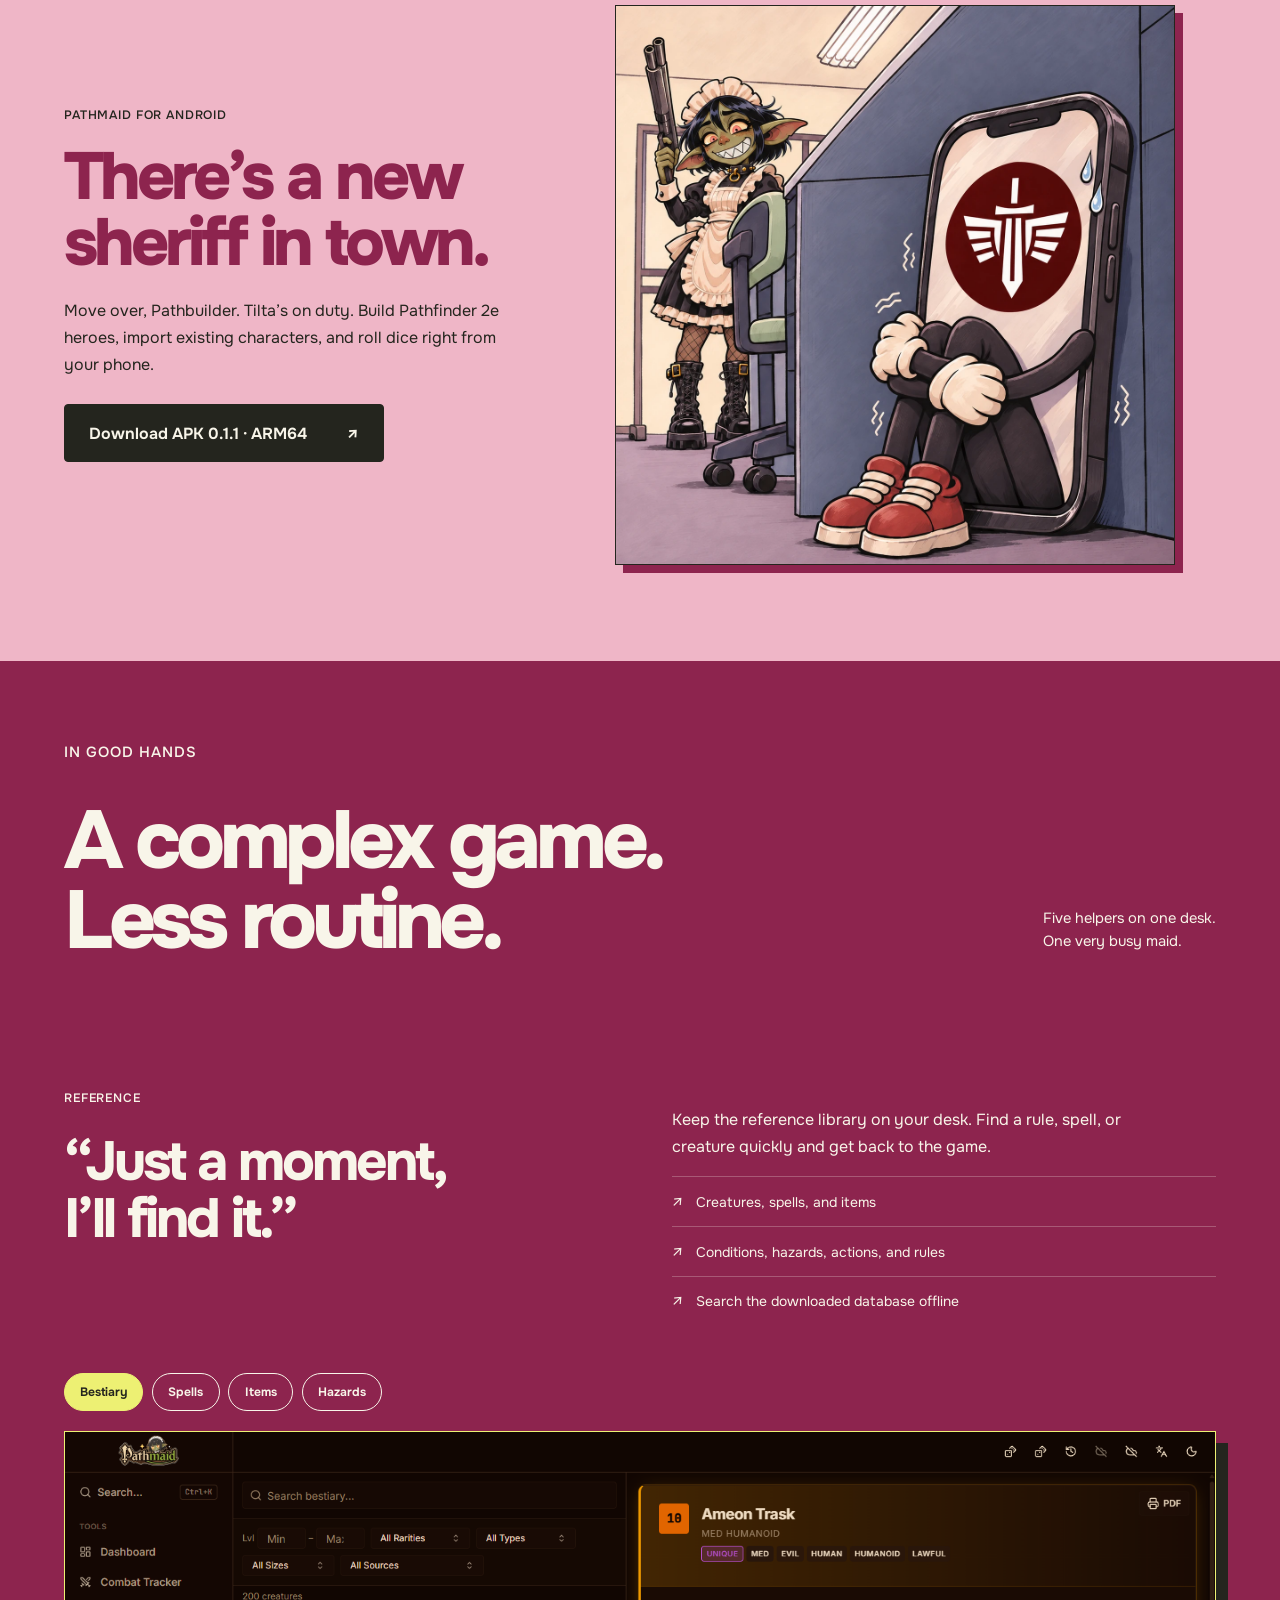
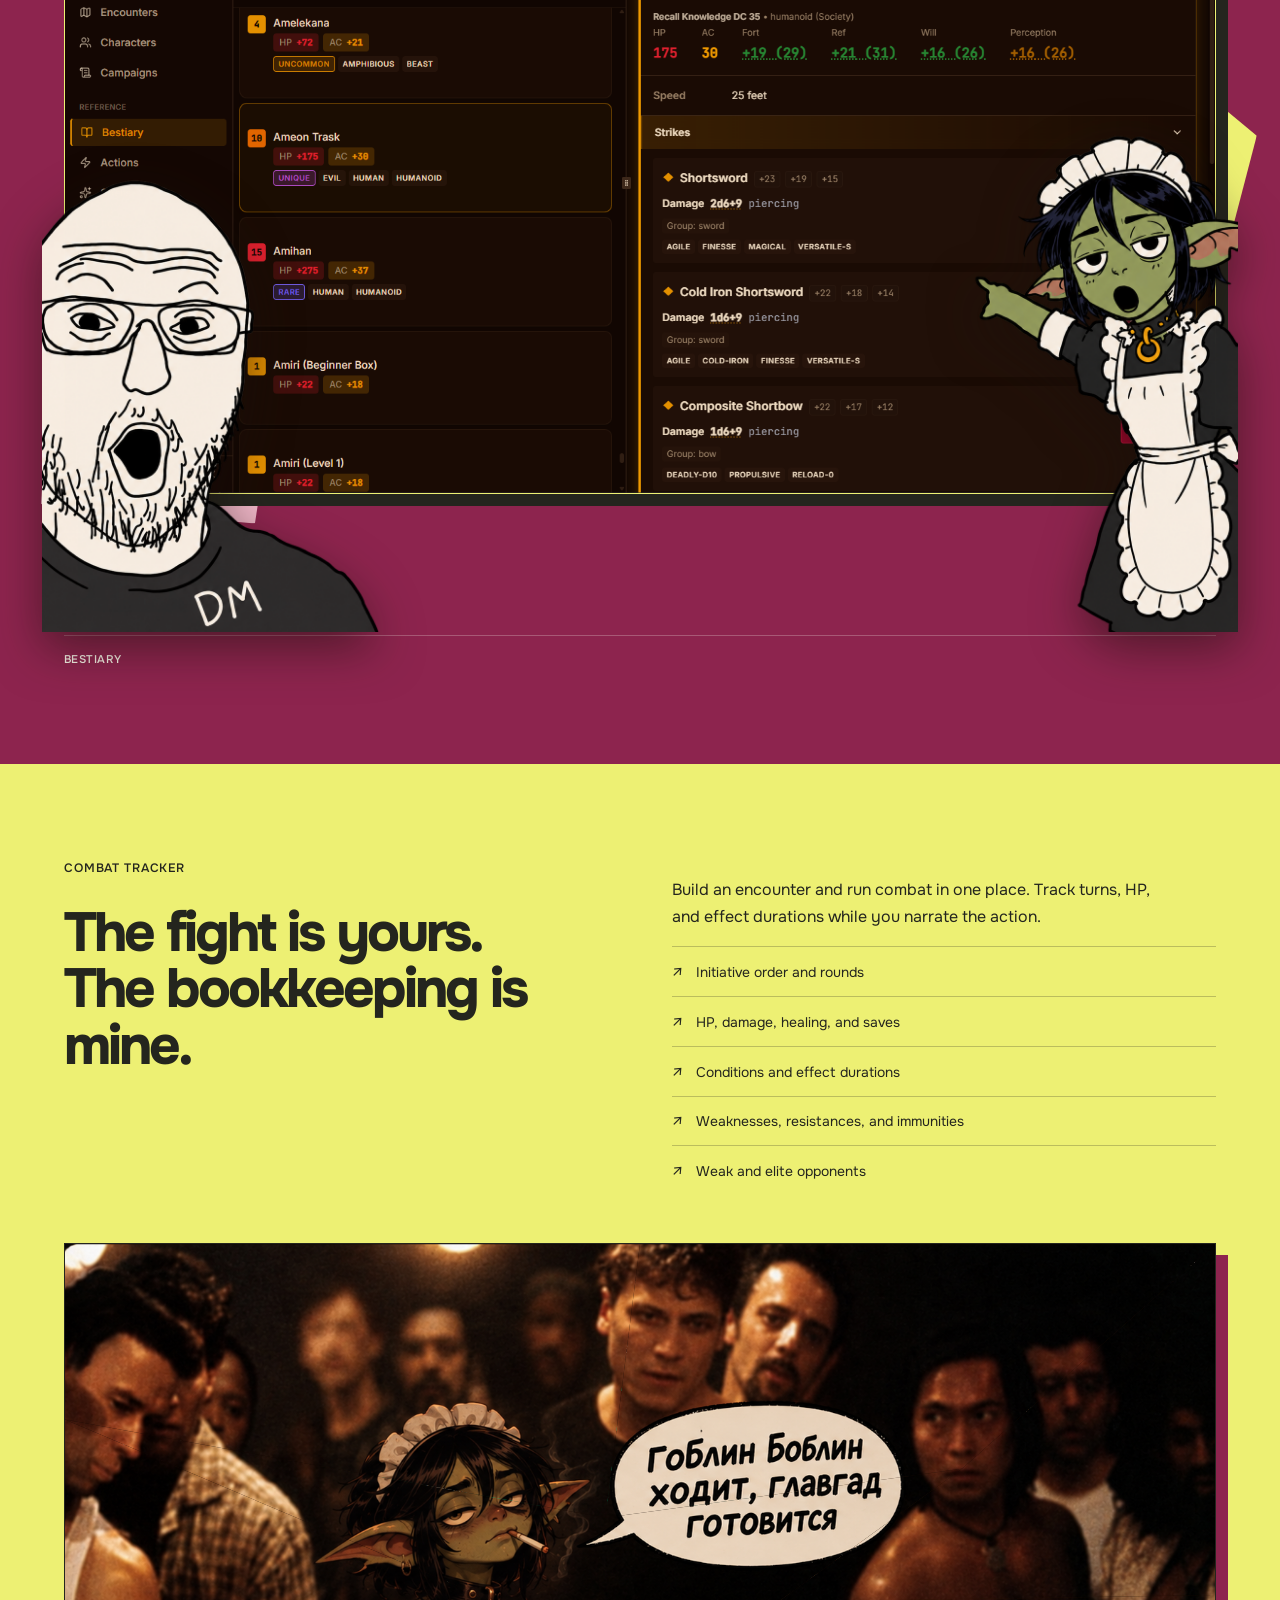
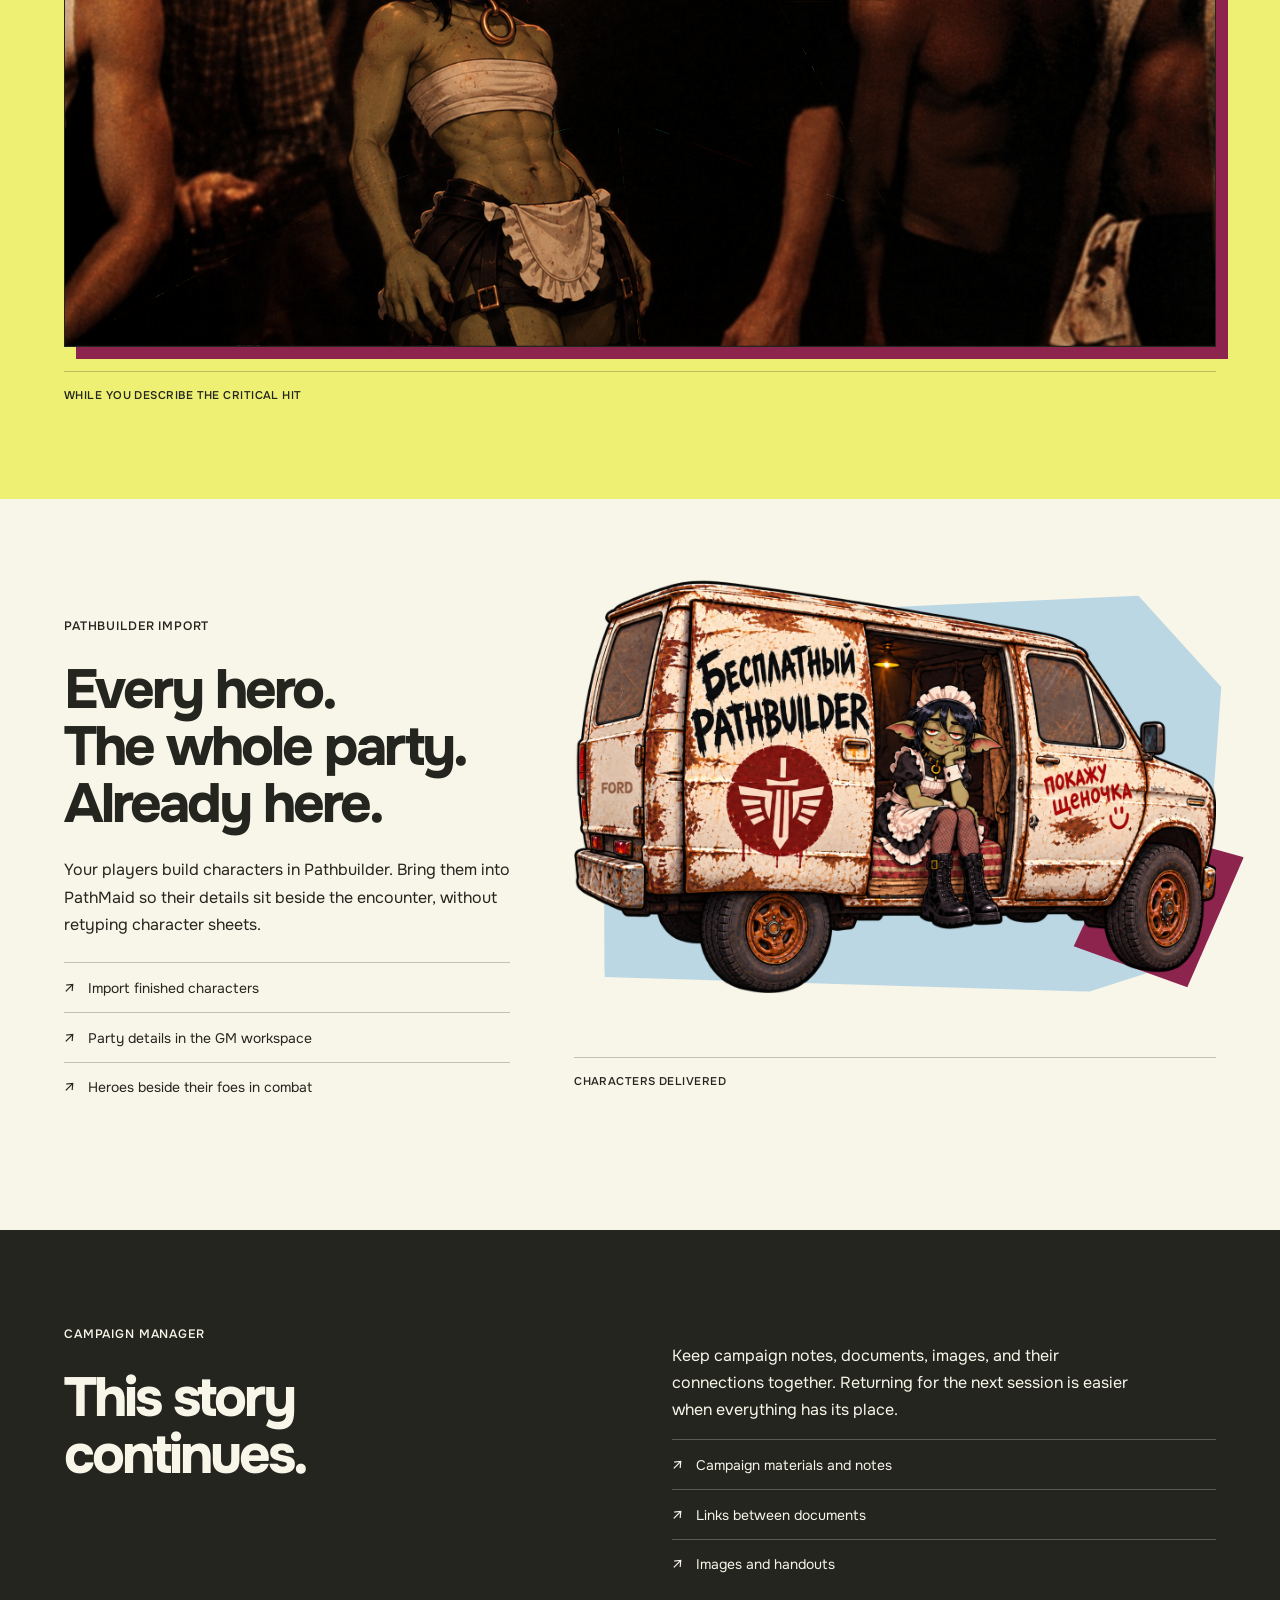
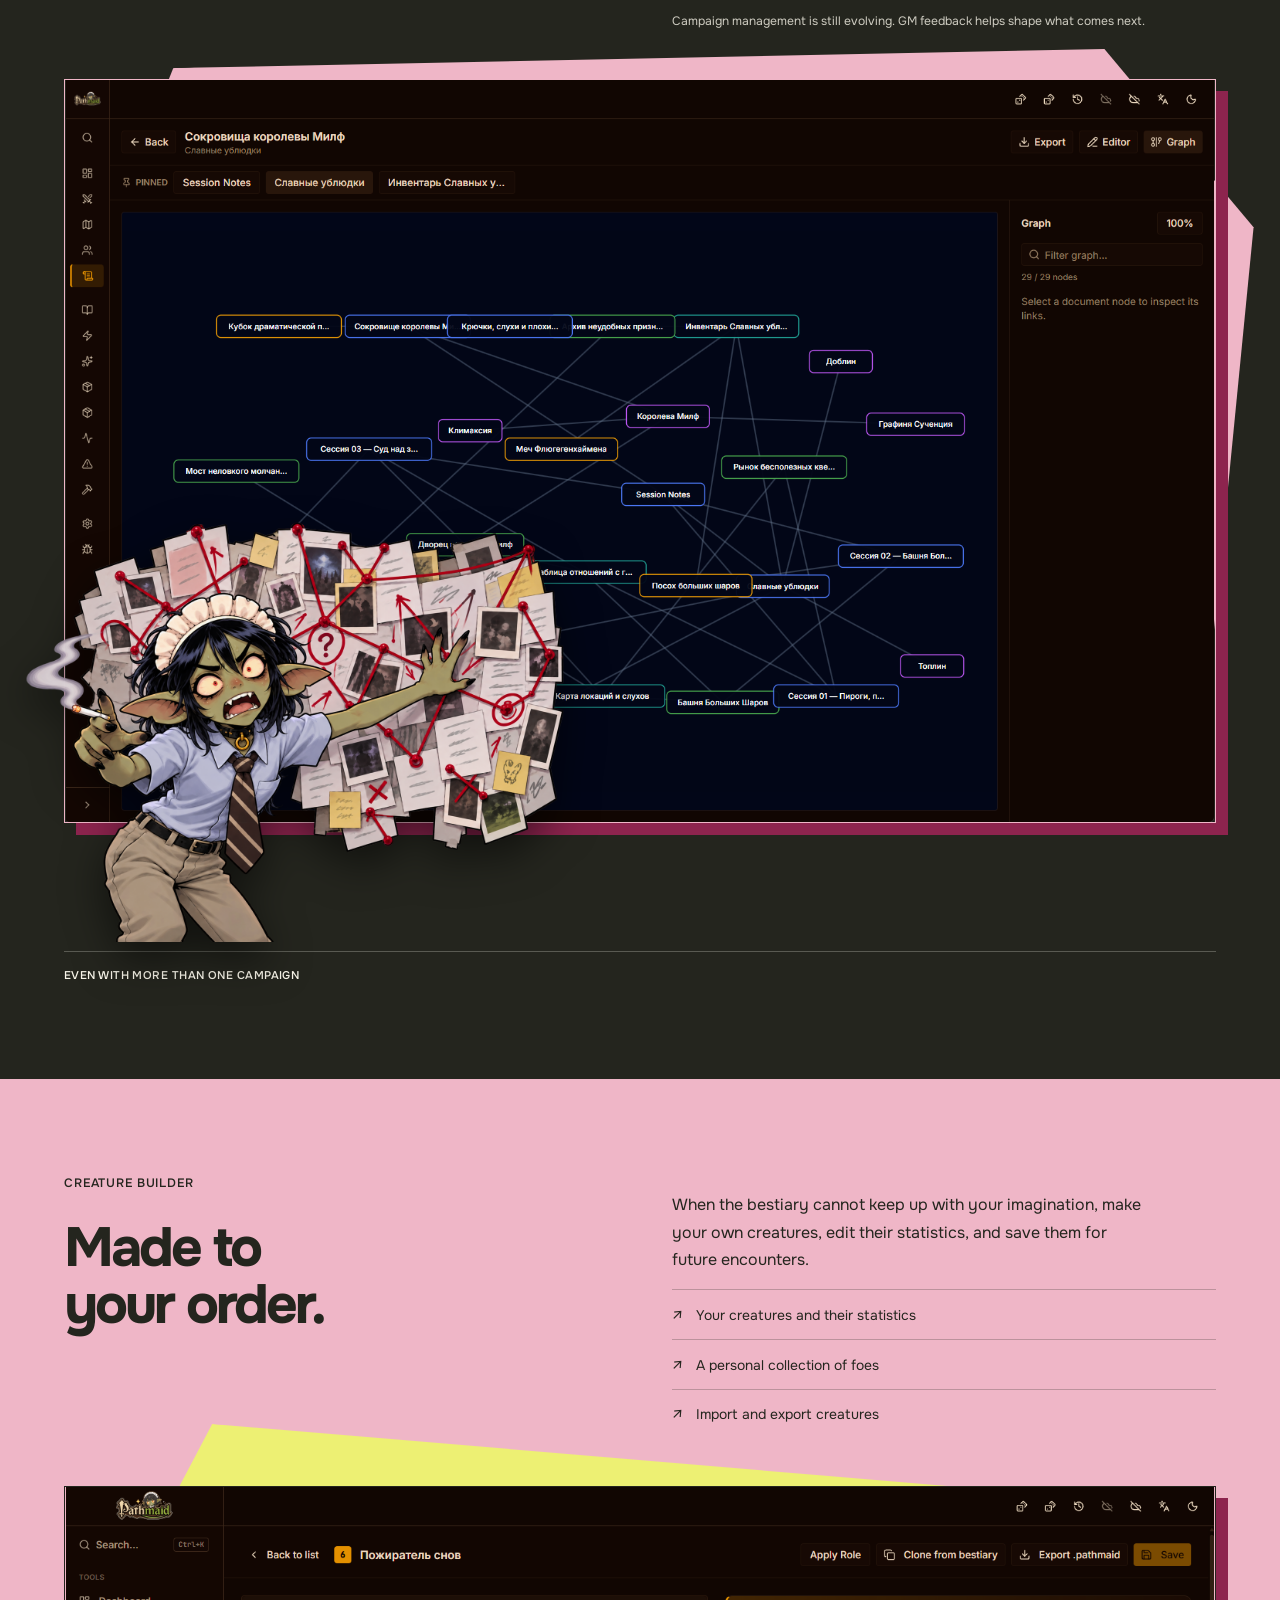
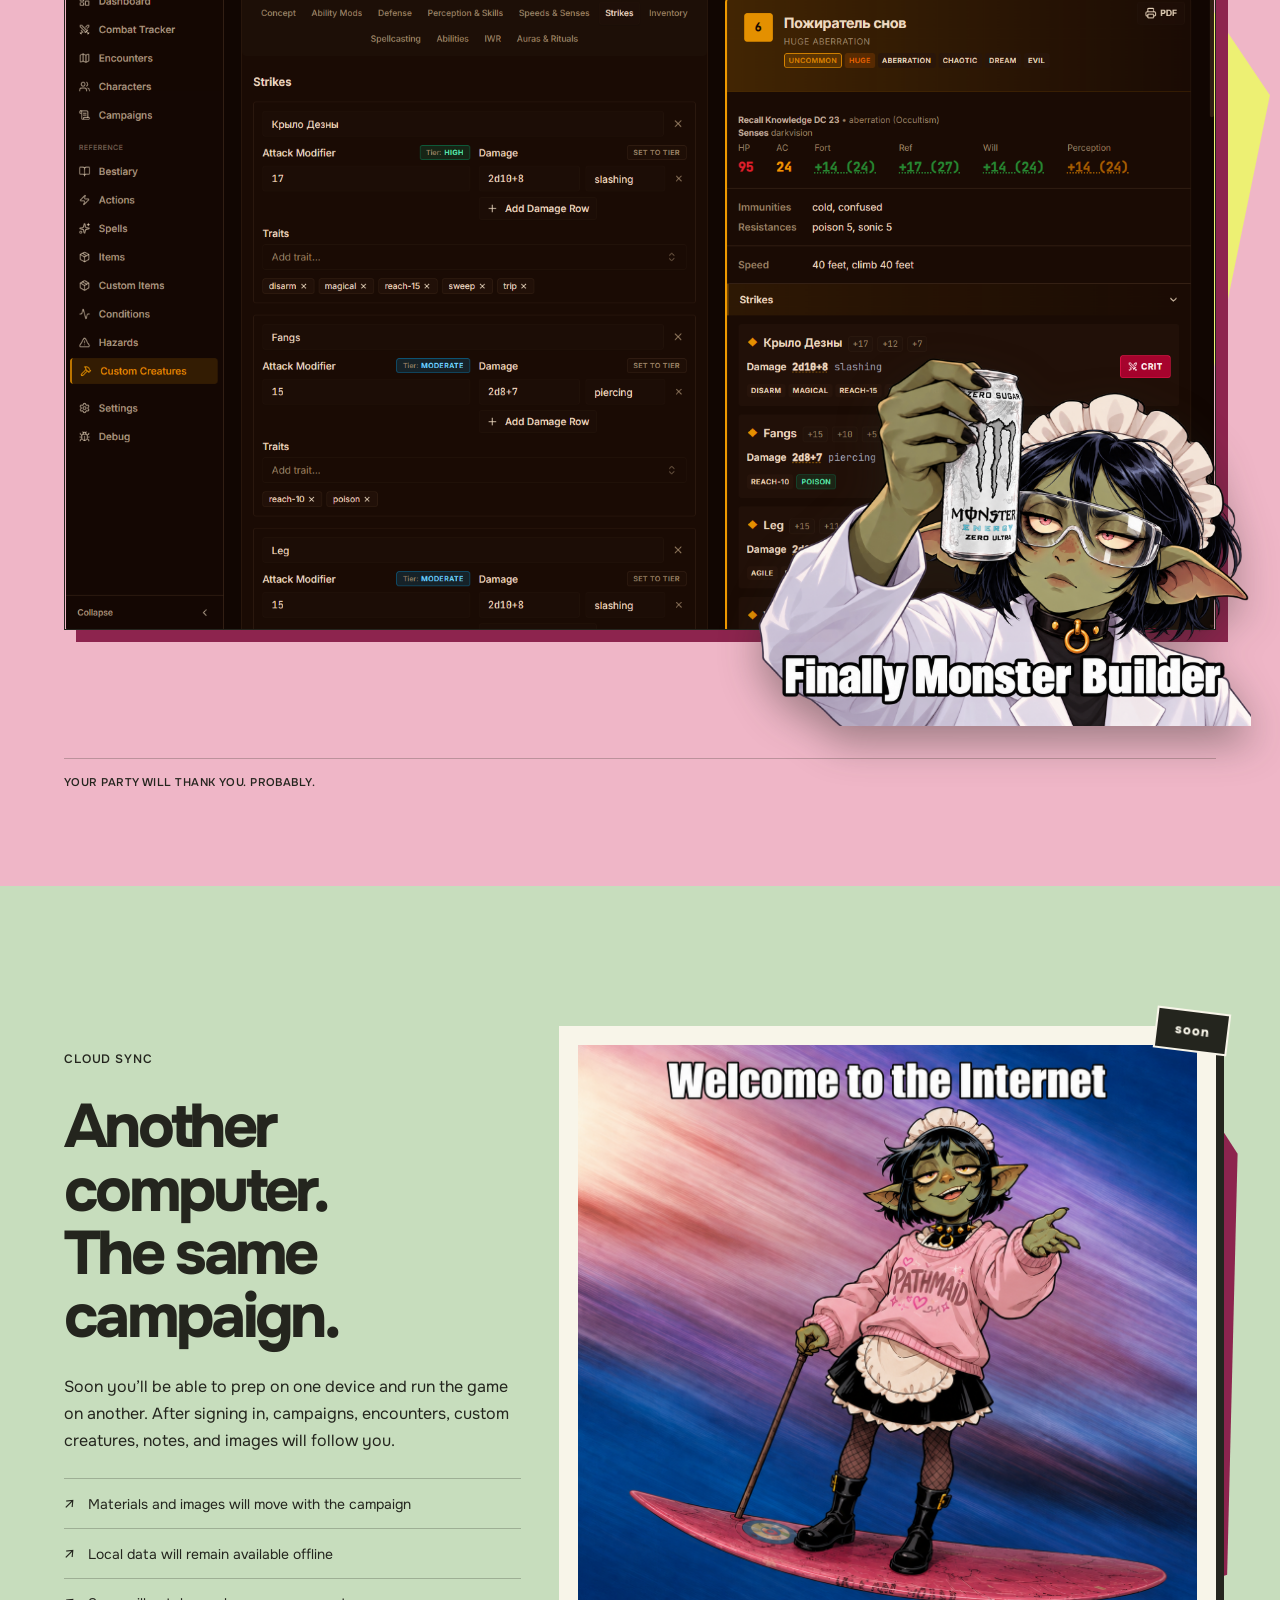
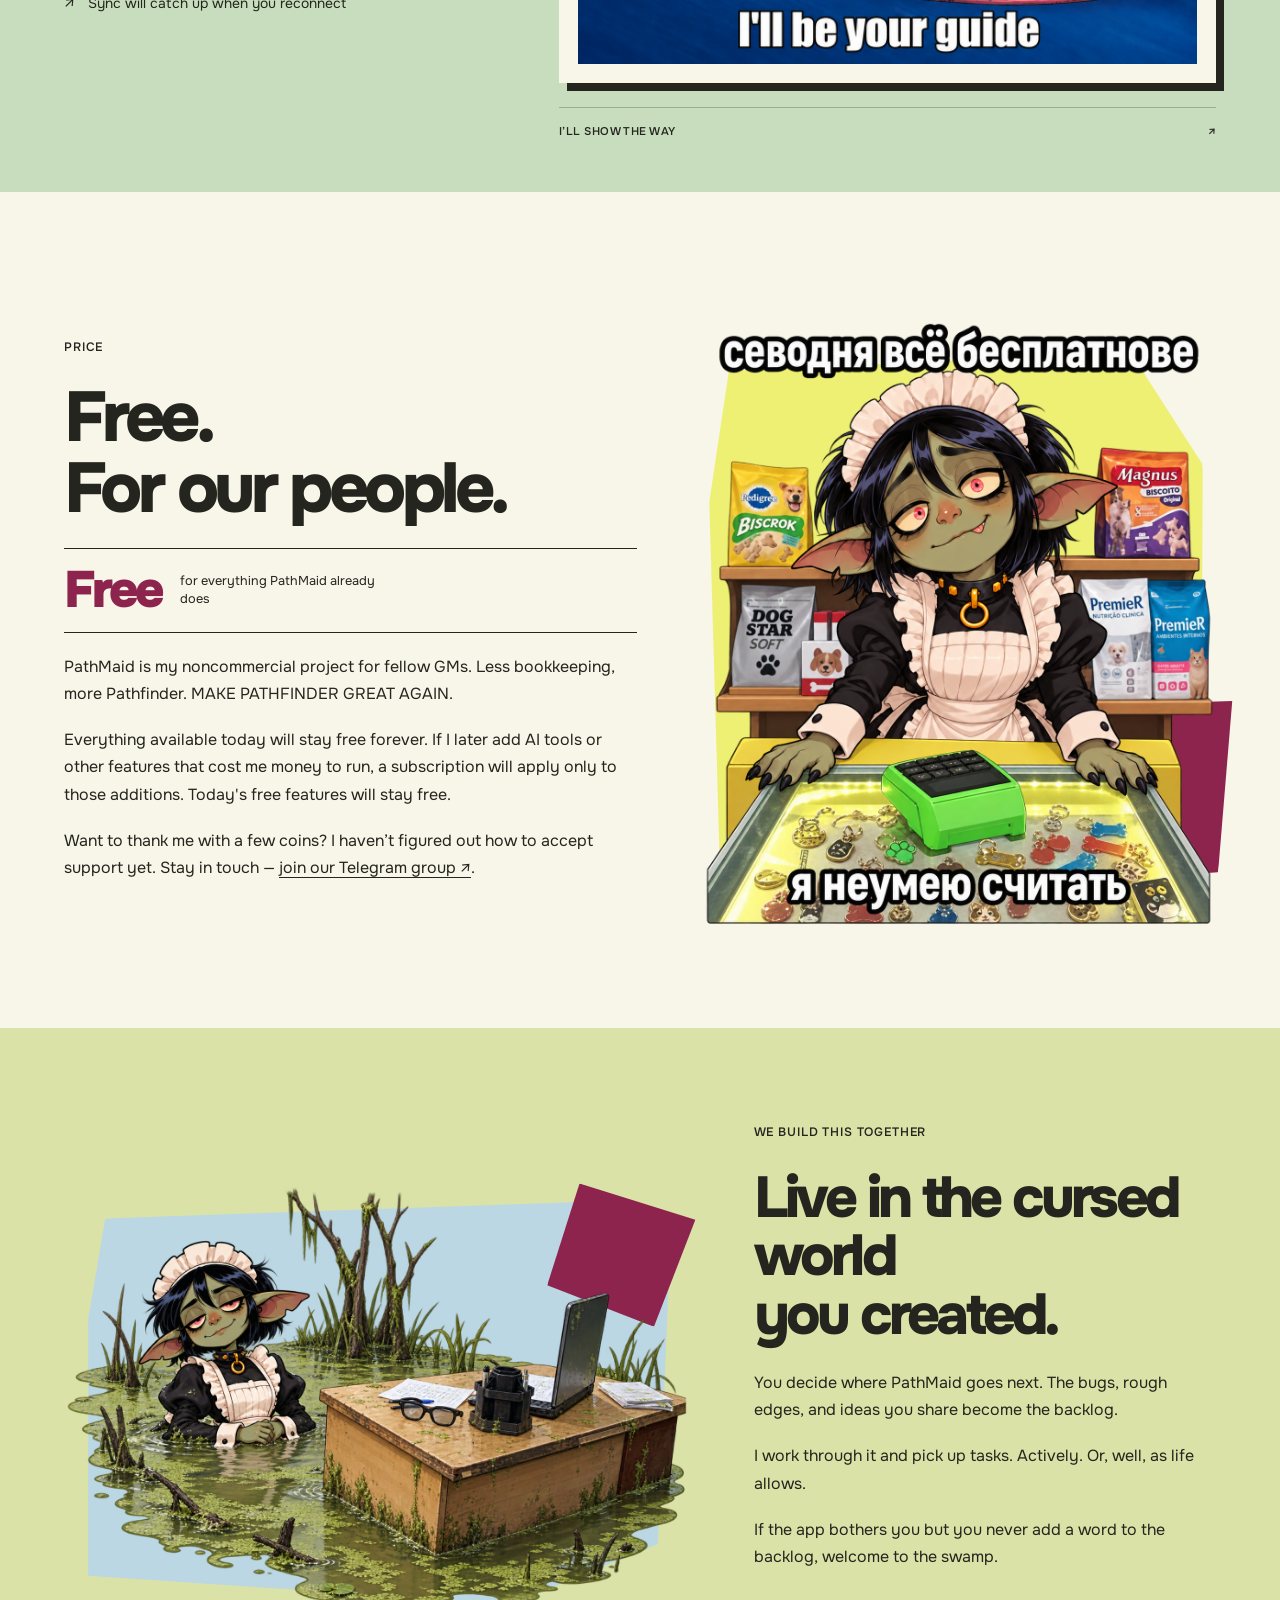
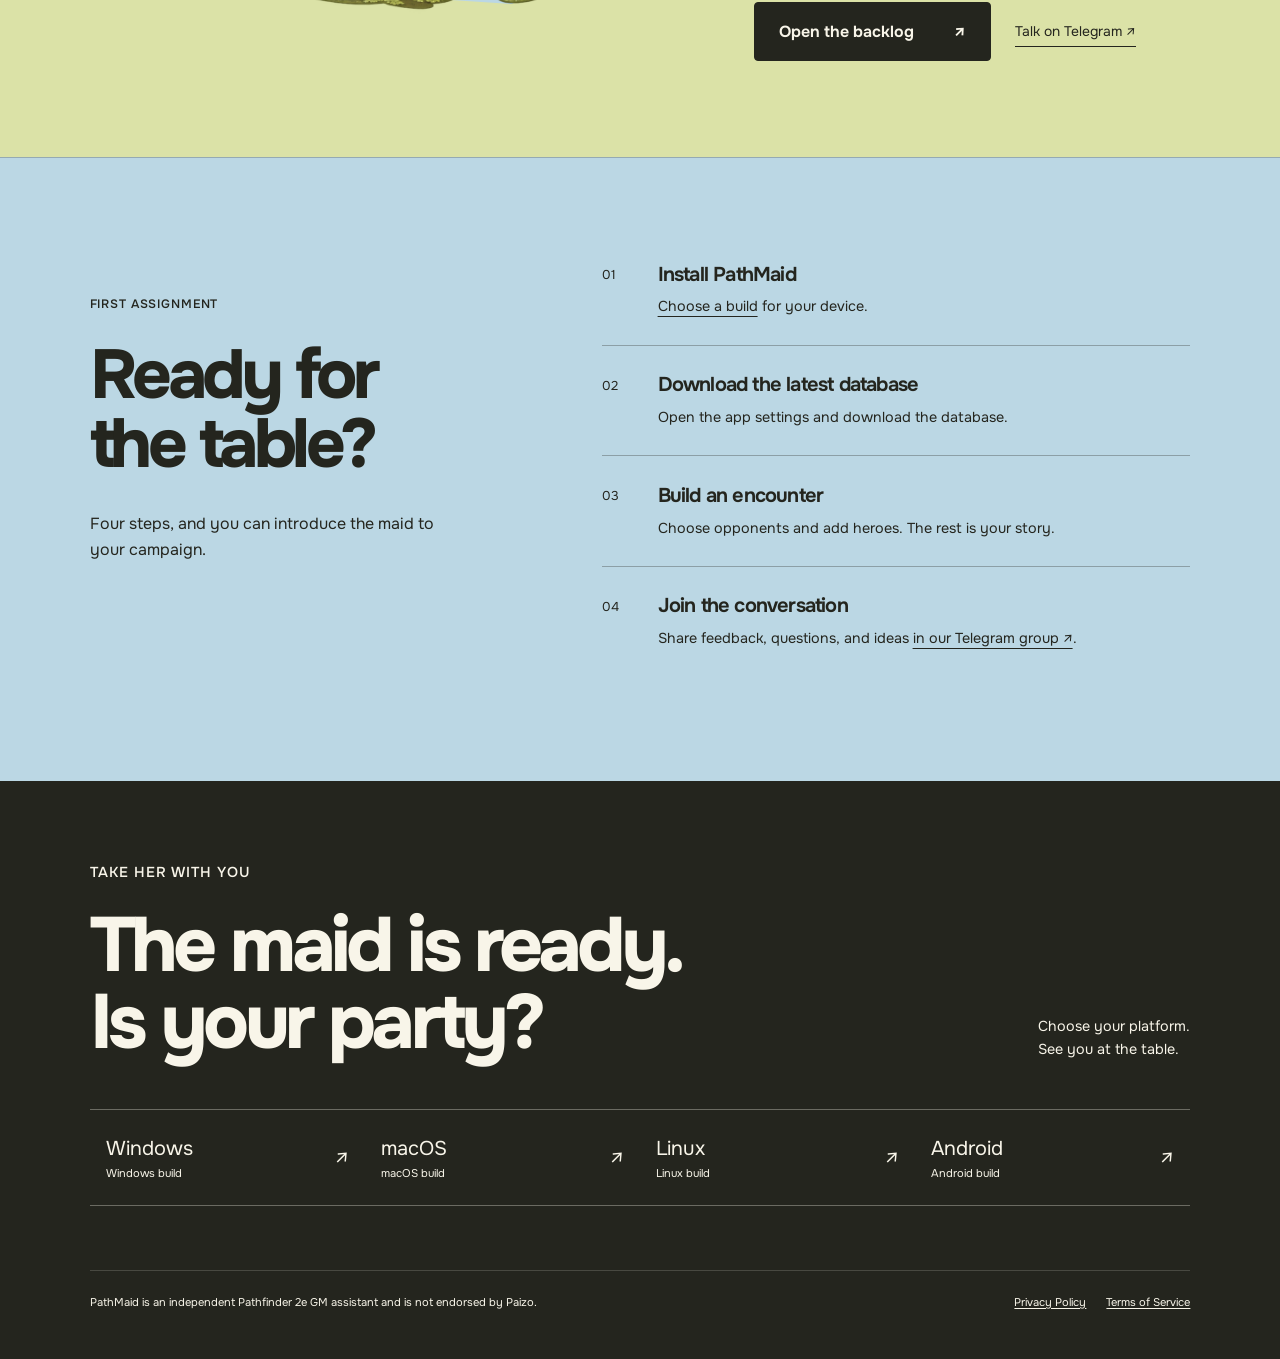
<file: en/index.html>
<!doctype html>
<html lang="en">
<head>
  <meta charset="utf-8">
  <meta name="viewport" content="width=device-width, initial-scale=1">
  <meta name="description" content="PathMaid is a Pathfinder 2e GM assistant with a rules reference, combat tracker, Pathbuilder import, campaign tools, and cloud sync. Download for Windows, macOS, Linux, and Android.">
  <title>PathMaid — Pathfinder 2e GM Assistant</title>
  <link rel="canonical" href="https://www.pathmaid.site/en/">
  <link rel="alternate" hreflang="ru" href="https://www.pathmaid.site/">
  <link rel="alternate" hreflang="en" href="https://www.pathmaid.site/en/">
  <link rel="alternate" hreflang="x-default" href="https://www.pathmaid.site/">
  <meta property="og:type" content="website">
  <meta property="og:site_name" content="PathMaid">
  <meta property="og:locale" content="en_US">
  <meta property="og:title" content="PathMaid — Pathfinder 2e GM Assistant">
  <meta property="og:description" content="Rules, creatures, combat, and campaigns on one GM desk. Download PathMaid for Windows, macOS, Linux, or Android.">
  <meta property="og:url" content="https://www.pathmaid.site/en/">
  <meta property="og:image" content="https://www.pathmaid.site/assets/feature-wide.png">
  <meta property="og:image:alt" content="PathMaid illustration for Pathfinder 2e game masters">
  <meta name="twitter:card" content="summary_large_image">
  <script type="application/ld+json">{"@context":"https://schema.org","@type":"WebSite","name":"PathMaid","url":"https://www.pathmaid.site/"}</script>
  <link rel="icon" type="image/png" sizes="128x128" href="../assets/pathmaid-icon-128.png">
  <link rel="preconnect" href="https://fonts.googleapis.com">
  <link rel="preconnect" href="https://fonts.gstatic.com" crossorigin>
  <link href="https://fonts.googleapis.com/css2?family=Onest:wght@400;500;600;700;800;900&display=swap" rel="stylesheet">
  <link rel="stylesheet" href="../styles.css?v=role-switch">
</head>
<body>
  <a class="skip" href="#main">Skip to content</a>
  <header class="page-nav">
    <a class="wordmark" href="#home" aria-label="Pathmaid — home">Pathmaid<span>.</span></a>
    <nav class="role-switch" aria-label="Your role">
      <a href="#home" aria-current="page">Game master</a>
      <a href="./player/">Player</a>
    </nav>
    <div class="nav-actions">
      <nav class="language-switcher" aria-label="Language"><a href="../" lang="ru">RU</a><a href="./" aria-current="page">EN</a></nav>
      <a class="nav-download" href="#download">Download <span aria-hidden="true">↗</span></a>
    </div>
  </header>
  <main id="main">
    <section class="hero" id="home" aria-labelledby="hero-title">
      <div class="hero-main">
        <div class="hero-copy">
          <p class="kicker">Your Pathfinder 2e GM assistant</p>
          <h1 id="hero-title">You tell<br>the story.<br><span class="last-line">I handle the mess.</span></h1>
          <p class="hero-body">I’m PathMaid. I’ll keep rules, creatures, and initiative in order while you imagine what waits behind the next door.</p>
          <div class="hero-actions"><a class="primary-link" href="#download">Get PathMaid <span aria-hidden="true">↗</span></a><a class="text-link" href="#features">What she can do ↓</a></div>
        </div>
        <div class="hero-art" data-parallax="0.09"><img src="../assets/hero-character.png" alt="Tilta holds a duster and a tray beside a mimic chest" width="1106" height="1422" fetchpriority="high"></div>
      </div>
      <div class="hero-bottom"><span>Windows · macOS · Linux · Android</span><a href="#story">Get acquainted <b aria-hidden="true">↓</b></a></div>
    </section>
    <section class="intro" id="story" aria-labelledby="intro-title">
      <div class="aside"><p class="chapter">At your service</p><span class="intro-mark" aria-hidden="true">✳</span></div>
      <div class="intro-copy" data-reveal><h2 id="intro-title">A good GM<br>has a plan.<br><em>And someone who remembers<br>every modifier.</em></h2><p>The books are open. The heroes are ready. Someone asks about the frightened condition again. That is where the maid comes in: everything you need to run Pathfinder 2e lives in one app.</p></div>
      <div class="intro-art" data-reveal><img src="../assets/intro-tilta-mage.png" alt="Tilta and a wizard connect spells against a golden burst" width="1448" height="1086" loading="lazy" decoding="async"></div>
    </section>
    <section class="service-story mobile-story" id="pathmaid-m" aria-labelledby="pathmaid-m-title">
      <div class="service-layout">
        <div class="service-copy" data-reveal>
          <p class="chapter">Pathmaid for Android</p>
          <h2 id="pathmaid-m-title">There’s a new sheriff in town.</h2>
          <p>Move over, Pathbuilder. Tilta’s on duty. Build Pathfinder 2e heroes, import existing characters, and roll dice right from your phone.</p>
          <a class="primary-link" href="https://github.com/kirylyaskou/PathMaid_releases/releases/download/pathmaid-m-v0.1.1/PathMaid-M-0.1.1-arm64-v8a.apk">Download APK 0.1.1 · ARM64 <span aria-hidden="true">↗</span></a>
        </div>
        <div class="mobile-art" data-reveal>
          <img src="../assets/pathmaid-m-sheriff.webp" alt="Tilta peeks around an office partition where a phone bearing the Pathbuilder emblem is hiding" width="1254" height="1254" loading="lazy" decoding="async">
        </div>
      </div>
    </section>
    <div id="features">
      <div class="features">
        <div class="feature-heading" data-reveal><div><p class="chapter">In good hands</p><h2>A complex game.<br>Less routine.</h2></div><p>Five helpers on one desk.<br>One very busy maid.</p></div>
      </div>
      <section class="service-story reference-story" id="reference" aria-labelledby="reference-title">
        <div class="service-layout">
          <div class="service-copy" data-reveal><p class="chapter">Reference</p><h3 id="reference-title">“Just a moment,<br>I’ll find it.”</h3><p>Keep the reference library on your desk. Find a rule, spell, or creature quickly and get back to the game.</p><ul class="service-details"><li>Creatures, spells, and items</li><li>Conditions, hazards, actions, and rules</li><li>Search the downloaded database offline</li></ul></div>
          <figure class="reference-showcase" data-reference-gallery data-reveal>
            <div class="reference-controls" role="group" aria-label="Reference sections">
              <button type="button" data-reference-index="0" aria-pressed="true">Bestiary</button>
              <button type="button" data-reference-index="1" aria-pressed="false">Spells</button>
              <button type="button" data-reference-index="2" aria-pressed="false">Items</button>
              <button type="button" data-reference-index="3" aria-pressed="false">Hazards</button>
            </div>
            <div class="reference-stage">
              <img class="reference-slide is-active" src="../assets/reference-bestiary.png" alt="PathMaid bestiary showing a creature's statistics and attacks" width="1524" height="878" loading="lazy" decoding="async" aria-hidden="false">
              <img class="reference-slide" src="../assets/reference-spells.png" alt="PathMaid spell list with a spell description open" width="1520" height="876" loading="lazy" decoding="async" aria-hidden="true">
              <img class="reference-slide" src="../assets/reference-items.png" alt="PathMaid item catalog with search and filters" width="1516" height="877" loading="lazy" decoding="async" aria-hidden="true">
              <img class="reference-slide" src="../assets/reference-hazards.png" alt="PathMaid hazard list with expanded trap details" width="1522" height="875" loading="lazy" decoding="async" aria-hidden="true">
              <div class="reference-reaction reference-reaction-left" aria-hidden="true"><img src="../assets/reference-reaction.png" alt="" width="1254" height="1254" loading="lazy" decoding="async"></div>
              <div class="reference-reaction reference-reaction-right" aria-hidden="true"><img src="../assets/reference-reaction.png" alt="" width="1254" height="1254" loading="lazy" decoding="async"></div>
            </div>
            <figcaption><span data-reference-title>Bestiary</span></figcaption>
          </figure>
        </div>
      </section>
      <section class="service-story combat-story" id="combat" aria-labelledby="combat-title">
        <div class="service-layout">
          <div class="service-copy" data-reveal><p class="chapter">Combat tracker</p><h3 id="combat-title">The fight is yours.<br>The bookkeeping is mine.</h3><p>Build an encounter and run combat in one place. Track turns, HP, and effect durations while you narrate the action.</p><ul class="service-details"><li>Initiative order and rounds</li><li>HP, damage, healing, and saves</li><li>Conditions and effect durations</li><li>Weaknesses, resistances, and immunities</li><li>Weak and elite opponents</li></ul></div>
          <figure class="combat-showcase" data-combat-showcase data-reveal>
            <div class="combat-stage">
              <img class="combat-ui" src="../assets/combat-ui.png" alt="PathMaid combat tracker showing initiative, health, conditions, and creature details" width="1644" height="1004" loading="lazy" decoding="async">
              <div class="combat-shards" role="img" aria-label="Tilta before the fight: Goblin Boblin takes a turn while the villain prepares">
                <span class="combat-shard combat-shard-1"></span><span class="combat-shard combat-shard-2"></span><span class="combat-shard combat-shard-3"></span><span class="combat-shard combat-shard-4"></span>
                <span class="combat-shard combat-shard-5"></span><span class="combat-shard combat-shard-6"></span><span class="combat-shard combat-shard-7"></span><span class="combat-shard combat-shard-8"></span>
              </div>
              <svg class="combat-fracture" viewBox="0 0 100 100" preserveAspectRatio="none" aria-hidden="true"><path d="M50 0 47 39 0 25 M47 39 78 32 100 0 M78 32 62 51 100 50 M62 51 72 82 100 100 M72 82 48 67 50 100 M48 67 25 78 0 100 M25 78 36 50 0 25 M36 50 47 39 M47 39 62 51 M62 51 48 67 M48 67 36 50"/></svg>
            </div>
            <figcaption><span>While you describe the critical hit</span></figcaption>
          </figure>
        </div>
      </section>
      <section class="service-story import-story" id="pathbuilder" aria-labelledby="pathbuilder-title">
        <div class="service-layout">
          <div class="service-copy" data-reveal><p class="chapter">Pathbuilder import</p><h3 id="pathbuilder-title">Every hero.<br>The whole party.<br>Already here.</h3><p>Your players build characters in Pathbuilder. Bring them into PathMaid so their details sit beside the encounter, without retyping character sheets.</p><ul class="service-details"><li>Import finished characters</li><li>Party details in the GM workspace</li><li>Heroes beside their foes in combat</li></ul></div>
          <figure class="service-art" data-parallax="0.065" data-reveal><img src="../assets/service-card-pathbuilder.png?v=pathbuilder-van" alt="Tilta in a free Pathbuilder delivery van" width="1448" height="1086" loading="lazy" decoding="async"><figcaption><span>Characters delivered</span></figcaption></figure>
        </div>
      </section>
      <section class="service-story campaign-story" id="campaigns" aria-labelledby="campaigns-title">
        <div class="service-layout">
          <div class="service-copy" data-reveal><p class="chapter">Campaign manager</p><h3 id="campaigns-title">This story<br>continues.</h3><p>Keep campaign notes, documents, images, and their connections together. Returning for the next session is easier when everything has its place.</p><ul class="service-details"><li>Campaign materials and notes</li><li>Links between documents</li><li>Images and handouts</li></ul><p class="development-note">Campaign management is still evolving. GM feedback helps shape what comes next.</p></div>
          <figure class="campaign-showcase" data-reveal>
            <div class="campaign-stage"><img class="campaign-ui" src="../assets/campaign-ui.png" alt="Links between campaign documents in PathMaid" width="1615" height="1042" loading="lazy" decoding="async"><img class="campaign-mascot" src="../assets/service-card-campaign.png?v=campaign-showcase" alt="" width="1432" height="1098" loading="lazy" decoding="async"></div>
            <figcaption><span>Even with more than one campaign</span></figcaption>
          </figure>
        </div>
      </section>
      <section class="service-story monster-story" id="monsters" aria-labelledby="monsters-title">
        <div class="service-layout">
          <div class="service-copy" data-reveal><p class="chapter">Creature builder</p><h3 id="monsters-title">Made to<br>your order.</h3><p>When the bestiary cannot keep up with your imagination, make your own creatures, edit their statistics, and save them for future encounters.</p><ul class="service-details"><li>Your creatures and their statistics</li><li>A personal collection of foes</li><li>Import and export creatures</li></ul></div>
          <figure class="monster-showcase" data-reveal>
            <div class="monster-stage"><img class="monster-ui" src="../assets/monster-ui.png" alt="Custom creature editor and stat preview in PathMaid" width="1613" height="1041" loading="lazy" decoding="async"><img class="monster-mascot" src="../assets/service-card-custom.png?v=monster-showcase" alt="" width="1448" height="1086" loading="lazy" decoding="async"></div>
            <figcaption><span>Your party will thank you. Probably.</span></figcaption>
          </figure>
        </div>
      </section>
    </div>
    <section class="service-story cloud-story" id="cloud" aria-labelledby="cloud-title">
      <div class="service-layout">
        <div class="service-copy" data-reveal><p class="chapter">Cloud sync</p><h2 id="cloud-title">Another computer.<br>The same campaign.</h2><p>Soon you’ll be able to prep on one device and run the game on another. After signing in, campaigns, encounters, custom creatures, notes, and images will follow you.</p><ul class="service-details"><li>Materials and images will move with the campaign</li><li>Local data will remain available offline</li><li>Sync will catch up when you reconnect</li></ul></div>
        <figure class="service-art cloud-art" data-parallax="-0.06" data-reveal><div class="cloud-frame"><img src="../assets/cloud-sync-guide.png" alt="Tilta helps move campaign data between devices" width="1254" height="1254" loading="lazy"><span class="cloud-soon">soon</span></div><figcaption><span>I’ll show the way</span><span>↗</span></figcaption></figure>
      </div>
    </section>
    <section class="service-story price-story" id="price" aria-labelledby="price-title">
      <div class="service-layout">
        <div class="service-copy price-copy" data-reveal>
          <p class="chapter">Price</p>
          <h2 id="price-title">Free.<br>For our people.</h2>
          <p class="price-tag"><strong>Free</strong><span>for everything PathMaid already does</span></p>
          <p>PathMaid is my noncommercial project for fellow GMs. Less bookkeeping, more Pathfinder. MAKE PATHFINDER GREAT AGAIN.</p>
          <p>Everything available today will stay free forever. If I later add AI tools or other features that cost me money to run, a subscription will apply only to those additions. Today's free features will stay free.</p>
          <p>Want to thank me with a few coins? I haven’t figured out how to accept support yet. Stay in touch — <a href="https://t.me/+kTksdzqRPQgxNDQy" target="_blank" rel="noopener noreferrer">join our Telegram group ↗</a>.</p>
        </div>
        <figure class="service-art price-art" data-reveal><img src="../assets/pricing-tilta.png" alt="Tilta at a shop counter with a Russian caption about the free project" width="1122" height="1402" loading="lazy" decoding="async"></figure>
      </div>
    </section>
    <section class="service-story community-story" id="community" aria-labelledby="community-title">
      <div class="service-layout">
        <figure class="service-art community-art" data-reveal><img src="../assets/community-swamp.png" alt="Tilta sits in a swamp beside a desk and laptop" width="1448" height="1086" loading="lazy" decoding="async"></figure>
        <div class="service-copy community-copy" data-reveal>
          <p class="chapter">We build this together</p>
          <h2 id="community-title">Live in the cursed world<br>you created.</h2>
          <p>You decide where PathMaid goes next. The bugs, rough edges, and ideas you share become the backlog.</p>
          <p>I work through it and pick up tasks. Actively. Or, well, as life allows.</p>
          <p>If the app bothers you but you never add a word to the backlog, welcome to the swamp.</p>
          <div class="community-actions"><a class="primary-link" href="https://docs.google.com/spreadsheets/d/1m3T7PpdEmClngXw7yuYaDqLSav8TunEm-CWSwohNe_A/edit?usp=sharing" target="_blank" rel="noopener noreferrer">Open the backlog <span aria-hidden="true">↗</span></a><a class="text-link" href="https://t.me/+kTksdzqRPQgxNDQy" target="_blank" rel="noopener noreferrer">Talk on Telegram ↗</a></div>
        </div>
      </div>
    </section>
    <section class="start" id="start" aria-labelledby="start-title">
      <div class="start-copy" data-reveal><p class="chapter">First assignment</p><h2 id="start-title">Ready for<br>the table?</h2><p>Four steps, and you can introduce the maid to your campaign.</p></div>
      <ol class="steps"><li><span>01</span><div><h3>Install PathMaid</h3><p><a href="#download">Choose a build</a> for your device.</p></div></li><li><span>02</span><div><h3>Download the latest database</h3><p>Open the app settings and download the database.</p></div></li><li><span>03</span><div><h3>Build an encounter</h3><p>Choose opponents and add heroes. The rest is your story.</p></div></li><li><span>04</span><div><h3>Join the conversation</h3><p>Share feedback, questions, and ideas <a href="https://t.me/+kTksdzqRPQgxNDQy" target="_blank" rel="noopener noreferrer">in our Telegram group ↗</a>.</p></div></li></ol>
    </section>
    <section class="download" id="download" aria-labelledby="download-title">
      <div class="download-top" data-reveal><div><p class="chapter">Take her with you</p><h2 id="download-title">The maid is ready.<br>Is your party?</h2></div><p>Choose your platform.<br>See you at the table.</p></div>
      <div class="platforms"><a data-download="windows" href="https://github.com/kirylyaskou/PathMaid_releases/releases/latest/download/PathMaid_windows_x64-setup.exe" target="_blank" rel="noopener noreferrer"><span>Windows<small>Windows build</small></span><span aria-hidden="true">↗</span></a><a data-download="macos" href="https://github.com/kirylyaskou/PathMaid_releases/releases/latest/download/PathMaid_macos_aarch64.dmg" target="_blank" rel="noopener noreferrer"><span>macOS<small>macOS build</small></span><span aria-hidden="true">↗</span></a><a data-download="linux" href="https://github.com/kirylyaskou/PathMaid_releases/releases/latest/download/PathMaid_linux_amd64.AppImage" target="_blank" rel="noopener noreferrer"><span>Linux<small>Linux build</small></span><span aria-hidden="true">↗</span></a><a data-download="android" href="https://github.com/kirylyaskou/PathMaid_releases/releases/latest/download/PathMaid_android_arm64.apk" target="_blank" rel="noopener noreferrer"><span>Android<small>Android build</small></span><span aria-hidden="true">↗</span></a></div>
      <footer><p>PathMaid is an independent Pathfinder 2e GM assistant and is not endorsed by Paizo.</p><nav class="footer-links" aria-label="Legal information"><a href="../privacy-policy/#en">Privacy Policy</a><a href="../terms-of-service/#en">Terms of Service</a></nav></footer>
    </section>
  </main>
  <script src="../app.js?v=release-downloads"></script>
</body>
</html>
</file>
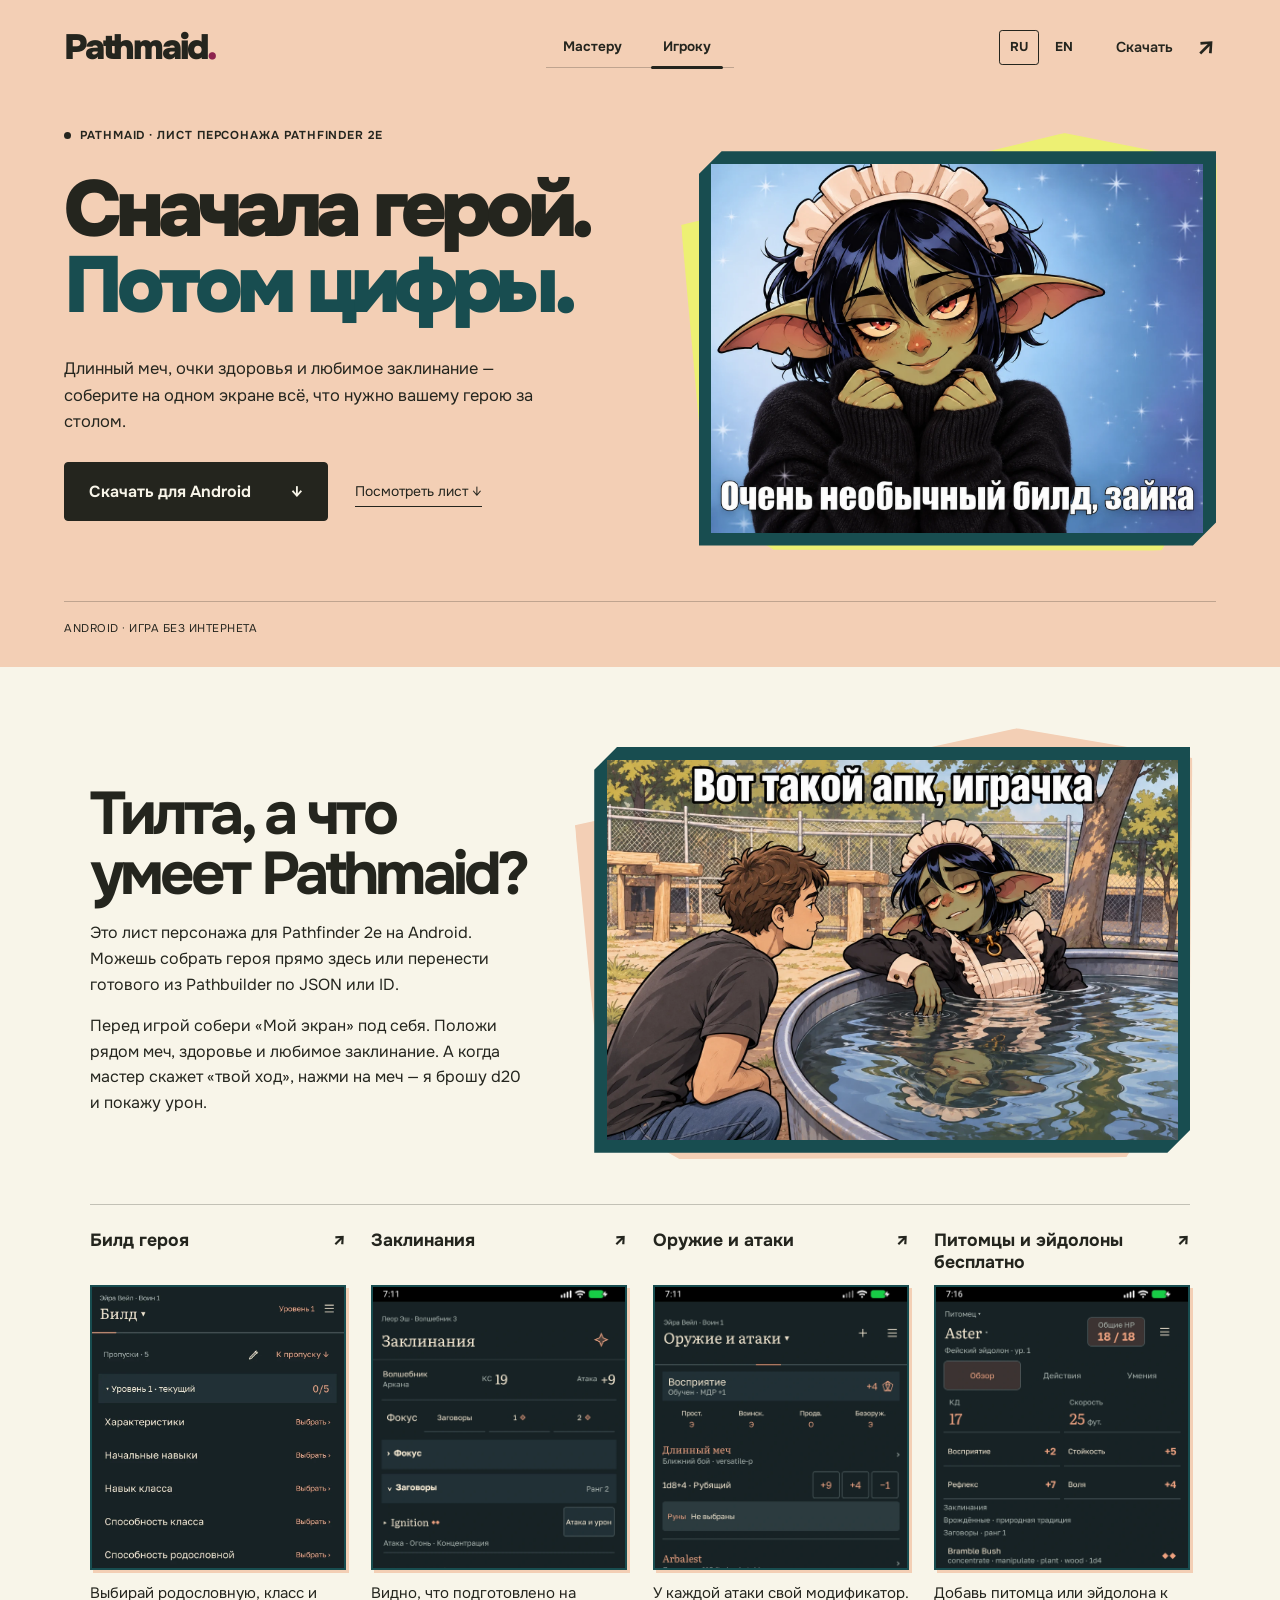
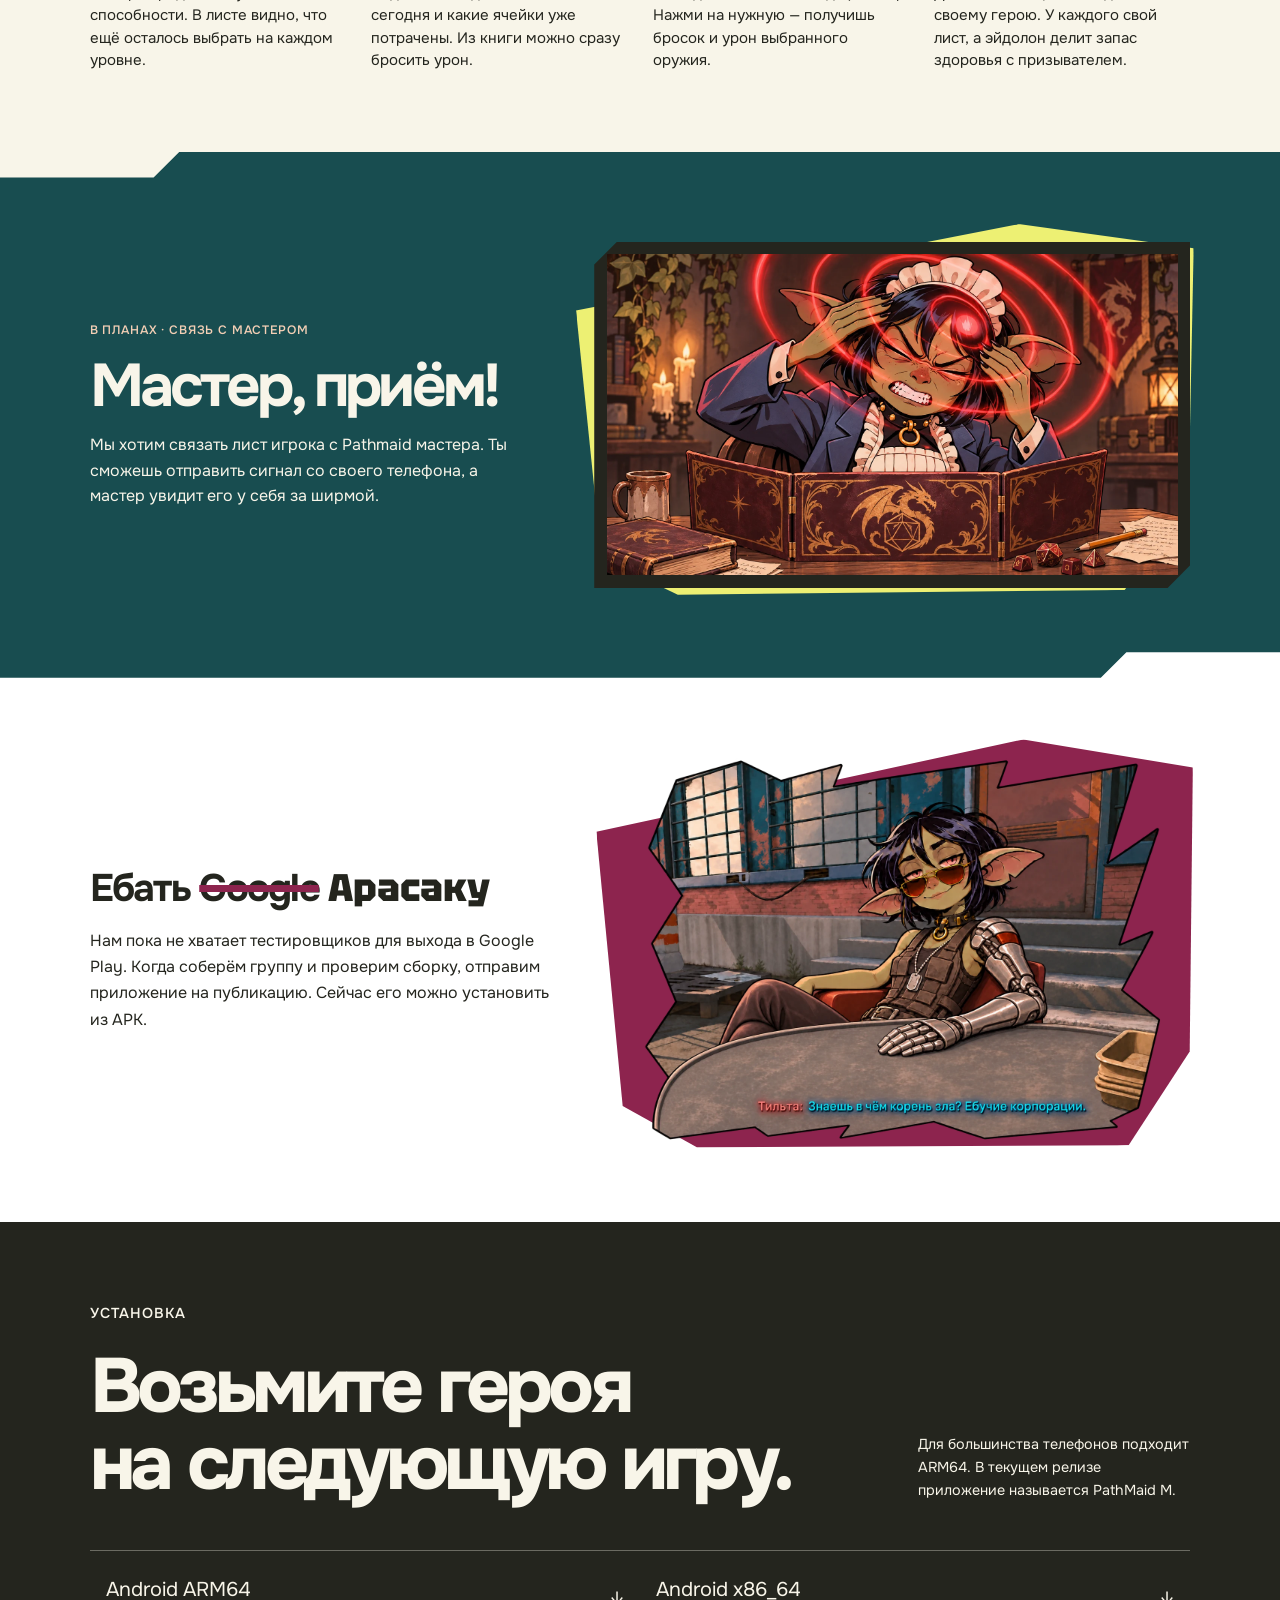
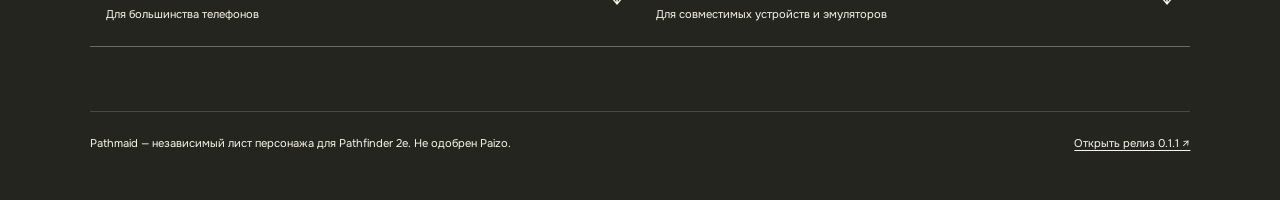
<file: player/index.html>
<!doctype html>
<html lang="ru">
<head>
  <meta charset="utf-8">
  <meta name="viewport" content="width=device-width, initial-scale=1">
  <meta name="description" content="Создайте героя Pathfinder 2e, вынесите на свой экран атаки и ресурсы и играйте с телефона. Скачать Pathmaid для Android.">
  <title>Pathmaid — лист персонажа Pathfinder 2e для Android</title>
  <link rel="canonical" href="https://www.pathmaid.site/player/">
  <link rel="alternate" hreflang="ru" href="https://www.pathmaid.site/player/">
  <link rel="alternate" hreflang="en" href="https://www.pathmaid.site/en/player/">
  <link rel="alternate" hreflang="x-default" href="https://www.pathmaid.site/player/">
  <meta property="og:type" content="website">
  <meta property="og:title" content="Pathmaid — лист персонажа Pathfinder 2e для Android">
  <meta property="og:description" content="Создайте героя Pathfinder 2e, вынесите на свой экран атаки и ресурсы и играйте с телефона. Скачать Pathmaid для Android.">
  <meta property="og:url" content="https://www.pathmaid.site/player/">
  <meta property="og:image" content="https://www.pathmaid.site/assets/player-dashboard.webp">
  <meta property="og:image:alt" content="Настраиваемый экран Эйры Вейл со здоровьем и тремя атаками длинным мечом">
  <link rel="icon" type="image/png" sizes="128x128" href="../assets/pathmaid-icon-128.png">
  <link rel="preconnect" href="https://fonts.googleapis.com">
  <link rel="preconnect" href="https://fonts.gstatic.com" crossorigin>
  <link href="https://fonts.googleapis.com/css2?family=Onest:wght@400;500;600;700;800;900&display=swap" rel="stylesheet">
  <link rel="stylesheet" href="../styles.css?v=role-switch">
  <link rel="stylesheet" href="../player.css?v=arasaka-2">
</head>
<body>
  <a class="skip" href="#main">Перейти к содержимому</a>
  <header class="page-nav">
    <a class="wordmark" href="../" aria-label="Pathmaid — на главную">Pathmaid<span>.</span></a>
    <nav class="role-switch" aria-label="Ваша роль">
      <a href="../">Мастеру</a>
      <a href="#home" aria-current="page">Игроку</a>
    </nav>
    <div class="nav-actions">
      <nav class="language-switcher" aria-label="Язык"><a href="./" aria-current="page">RU</a><a href="../en/player/" lang="en">EN</a></nav>
      <a class="nav-download" href="#download">Скачать <span aria-hidden="true">↗</span></a>
    </div>
  </header>
  <main id="main">
    <section class="hero player-hero" id="home" aria-labelledby="hero-title">
      <div class="hero-main">
        <div class="hero-copy">
          <p class="kicker">Pathmaid · Лист персонажа Pathfinder 2e</p>
          <h1 id="hero-title">Сначала герой.<br><span class="last-line">Потом цифры.</span></h1>
          <p class="hero-body">Длинный меч, очки здоровья и любимое заклинание — соберите на одном экране всё, что нужно вашему герою за столом.</p>
          <div class="hero-actions">
            <a class="primary-link" href="#download">Скачать для Android<span aria-hidden="true">↓</span></a>
            <a class="text-link" href="#sheet">Посмотреть лист<span aria-hidden="true"> ↓</span></a>
          </div>
        </div>
        <div class="art-panel">
          <img src="../assets/tilta-sweater.webp" width="1448" height="1086" alt="Тилта кутается в чёрный свитер. Подпись: «Очень необычный билд, зайка»." fetchpriority="high">
        </div>
      </div>
      <div class="hero-bottom"><span>Android · Игра без интернета</span></div>
    </section>
    <section class="player-guide" id="sheet" aria-labelledby="sheet-title">
      <div class="guide-intro">
        <div class="guide-copy">
          <h2 id="sheet-title">Тилта, а что умеет Pathmaid?</h2>
          <p>Это лист персонажа для Pathfinder 2e на Android. Можешь собрать героя прямо здесь или перенести готового из Pathbuilder по JSON или ID.</p>
          <p>Перед игрой собери «Мой экран» под себя. Положи рядом меч, здоровье и любимое заклинание. А когда мастер скажет «твой ход», нажми на меч — я брошу d20 и покажу урон.</p>
        </div>
        <div class="art-panel">
          <img class="guide-art" src="../assets/tilta-pool.webp" alt="Тилта рассказывает парню о приложении у бассейна. Подпись: «Вот такой апк, играчка»." width="1536" height="1024" loading="lazy" decoding="async">
        </div>
      </div>
      <ul class="screen-list" id="screenshots">
        <li>
          <a href="../assets/player-build.webp">
            <span>Билд героя <b aria-hidden="true">↗</b></span>
            <img src="../assets/player-build.webp" alt="Билд Эйры с вариантами развития первого уровня" width="756" height="841" loading="lazy" decoding="async">
          </a>
          <p>Выбирай родословную, класс и способности. В листе видно, что ещё осталось выбрать на каждом уровне.</p>
        </li>
        <li>
          <a href="../assets/player-spells.webp">
            <span>Заклинания <b aria-hidden="true">↗</b></span>
            <img src="../assets/player-spells.webp" alt="Книга Леора с заговорами и заклинаниями первого и второго рангов" width="1080" height="2400" loading="lazy" decoding="async">
          </a>
          <p>Видно, что подготовлено на сегодня и какие ячейки уже потрачены. Из книги можно сразу бросить урон.</p>
        </li>
        <li>
          <a href="../assets/player-attacks.webp">
            <span>Оружие и атаки <b aria-hidden="true">↗</b></span>
            <img src="../assets/player-attacks.webp" alt="Длинный меч, арбалет и боевой топор Эйры с модификаторами последовательных атак" width="1080" height="2400" loading="lazy" decoding="async">
          </a>
          <p>У каждой атаки свой модификатор. Нажми на нужную — получишь бросок и урон выбранного оружия.</p>
        </li>
        <li>
          <a href="../assets/player-eidolon.webp">
            <span>Питомцы и эйдолоны бесплатно <b aria-hidden="true">↗</b></span>
            <img src="../assets/player-eidolon.webp" alt="Лист Астера с двумя заговорами и общим запасом здоровья с Мирой" width="1080" height="2400" loading="lazy" decoding="async">
          </a>
          <p>Добавь питомца или эйдолона к своему герою. У каждого свой лист, а эйдолон делит запас здоровья с призывателем.</p>
        </li>
      </ul>
    </section>
    <section class="guide-intro gm-signals" id="gm-signals" aria-labelledby="gm-signals-title">
      <div class="guide-copy">
        <p class="chapter">В планах · Связь с мастером</p>
        <h2 id="gm-signals-title">Мастер, приём!</h2>
        <p>Мы хотим связать лист игрока с Pathmaid мастера. Ты сможешь отправить сигнал со своего телефона, а мастер увидит его у себя за ширмой.</p>
      </div>
      <figure class="art-panel">
        <img class="guide-art" src="../assets/tilta-gm-signals.webp" alt="Тилта за ширмой прижимает пальцы к вискам, а вокруг головы расходятся красные волны" width="1672" height="941" loading="lazy" decoding="async">
      </figure>
    </section>
    <section class="play-store-note" id="google-play" aria-labelledby="google-play-title">
      <div>
        <h2 id="google-play-title">Ебать <s>Google</s> <span class="arasaka-wordmark">Арасаку</span></h2>
        <p>Нам пока не хватает тестировщиков для выхода в Google Play. Когда соберём группу и проверим сборку, отправим приложение на публикацию. Сейчас его можно установить из APK.</p>
      </div>
      <div class="art-panel">
        <img src="../assets/tilta-silverhand.webp?v=1bf1ebffdd" alt="Тильта в очках сидит в кресле, положив кибернетическую руку на стол, и говорит: «Знаешь, в чём корень зла? Ебучие корпорации»." width="1536" height="1024" loading="lazy" decoding="async">
      </div>
    </section>
    <section class="download player-download" id="download" aria-labelledby="download-title">
      <div class="download-top">
        <div><p class="chapter">Установка</p><h2 id="download-title">Возьмите героя<br>на следующую игру.</h2></div>
        <p>Для большинства телефонов подходит ARM64. В текущем релизе приложение называется PathMaid M.</p>
      </div>
      <div class="platforms">
        <a href="https://github.com/kirylyaskou/PathMaid_releases/releases/download/pathmaid-m-v0.1.1/PathMaid-M-0.1.1-arm64-v8a.apk"><span>Android ARM64<small>Для большинства телефонов</small></span><span aria-hidden="true">↓</span></a>
        <a href="https://github.com/kirylyaskou/PathMaid_releases/releases/download/pathmaid-m-v0.1.1/PathMaid-M-0.1.1-x86_64.apk"><span>Android x86_64<small>Для совместимых устройств и эмуляторов</small></span><span aria-hidden="true">↓</span></a>
      </div>
      <footer><p>Pathmaid — независимый лист персонажа для Pathfinder 2e. Не одобрен Paizo.</p><a href="https://github.com/kirylyaskou/PathMaid_releases/releases/tag/pathmaid-m-v0.1.1">Открыть релиз 0.1.1 ↗</a></footer>
    </section>
  </main>
</body>
</html>
</file>
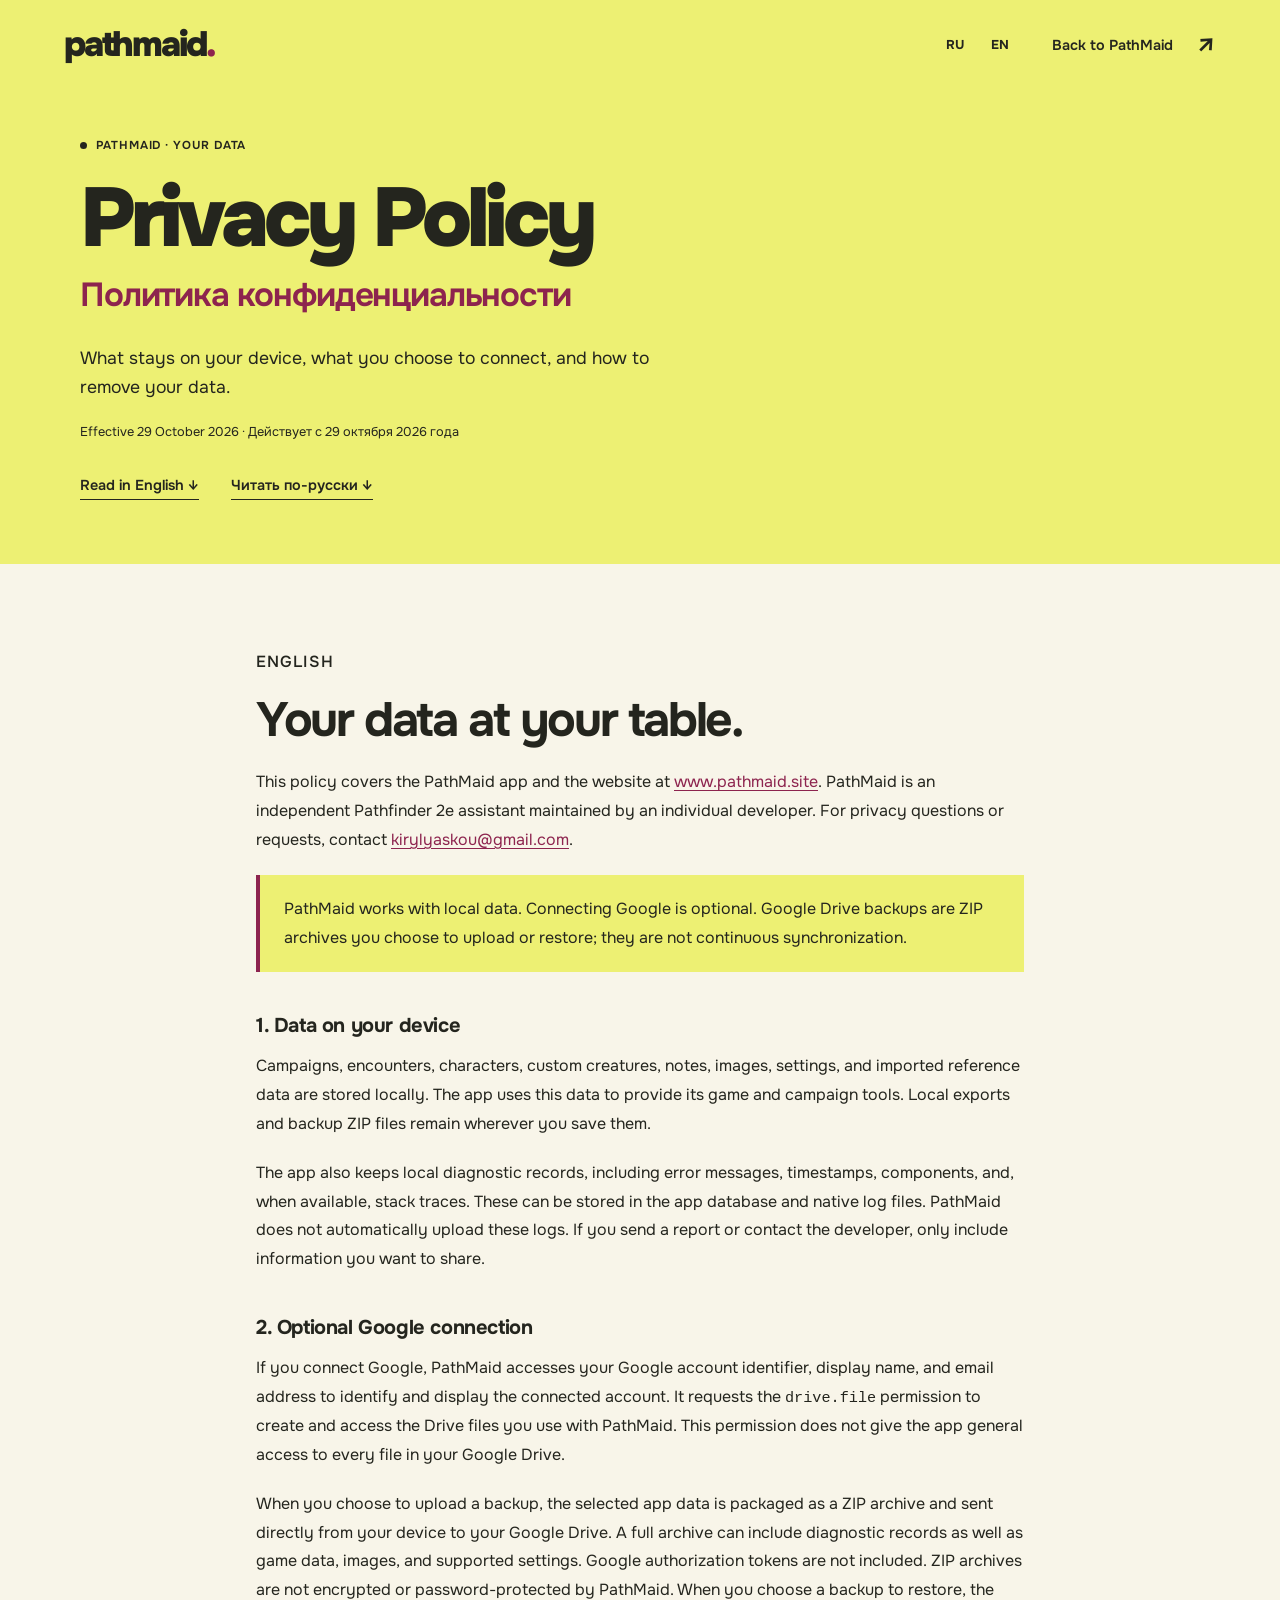
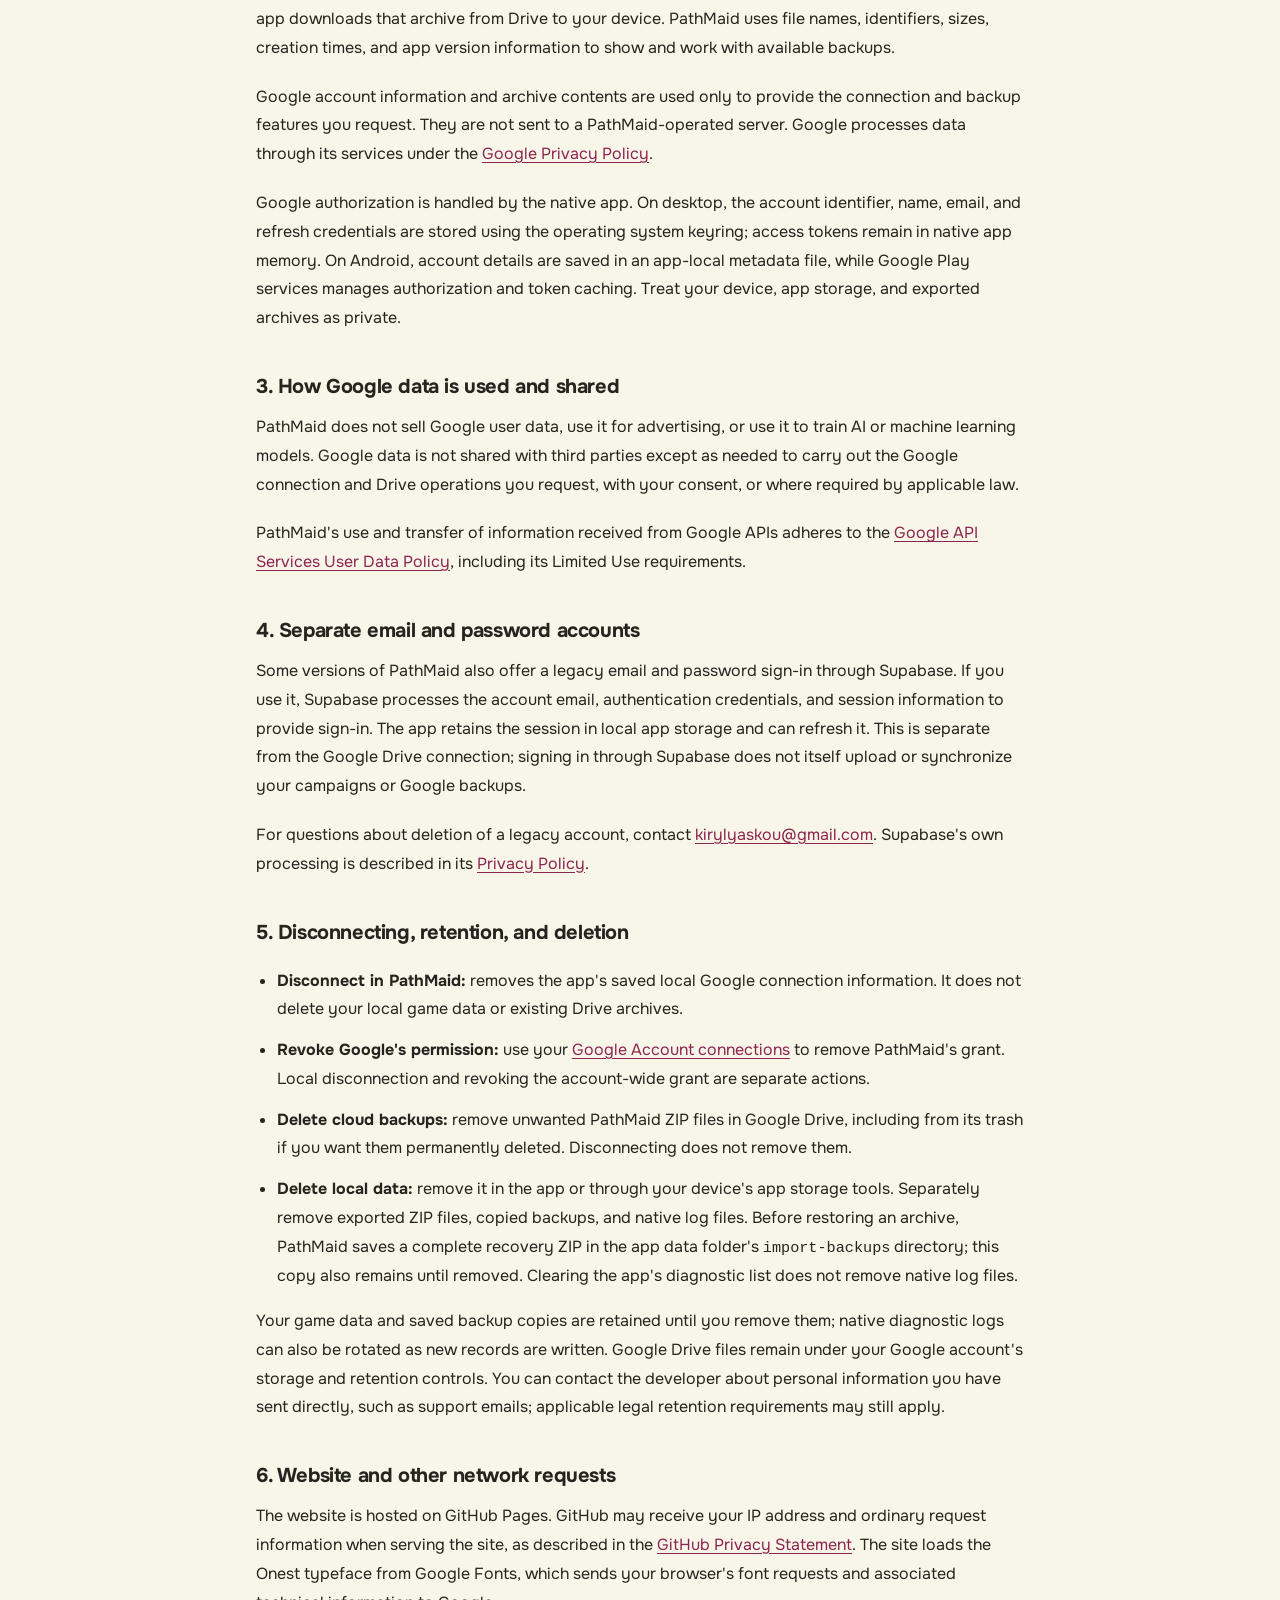
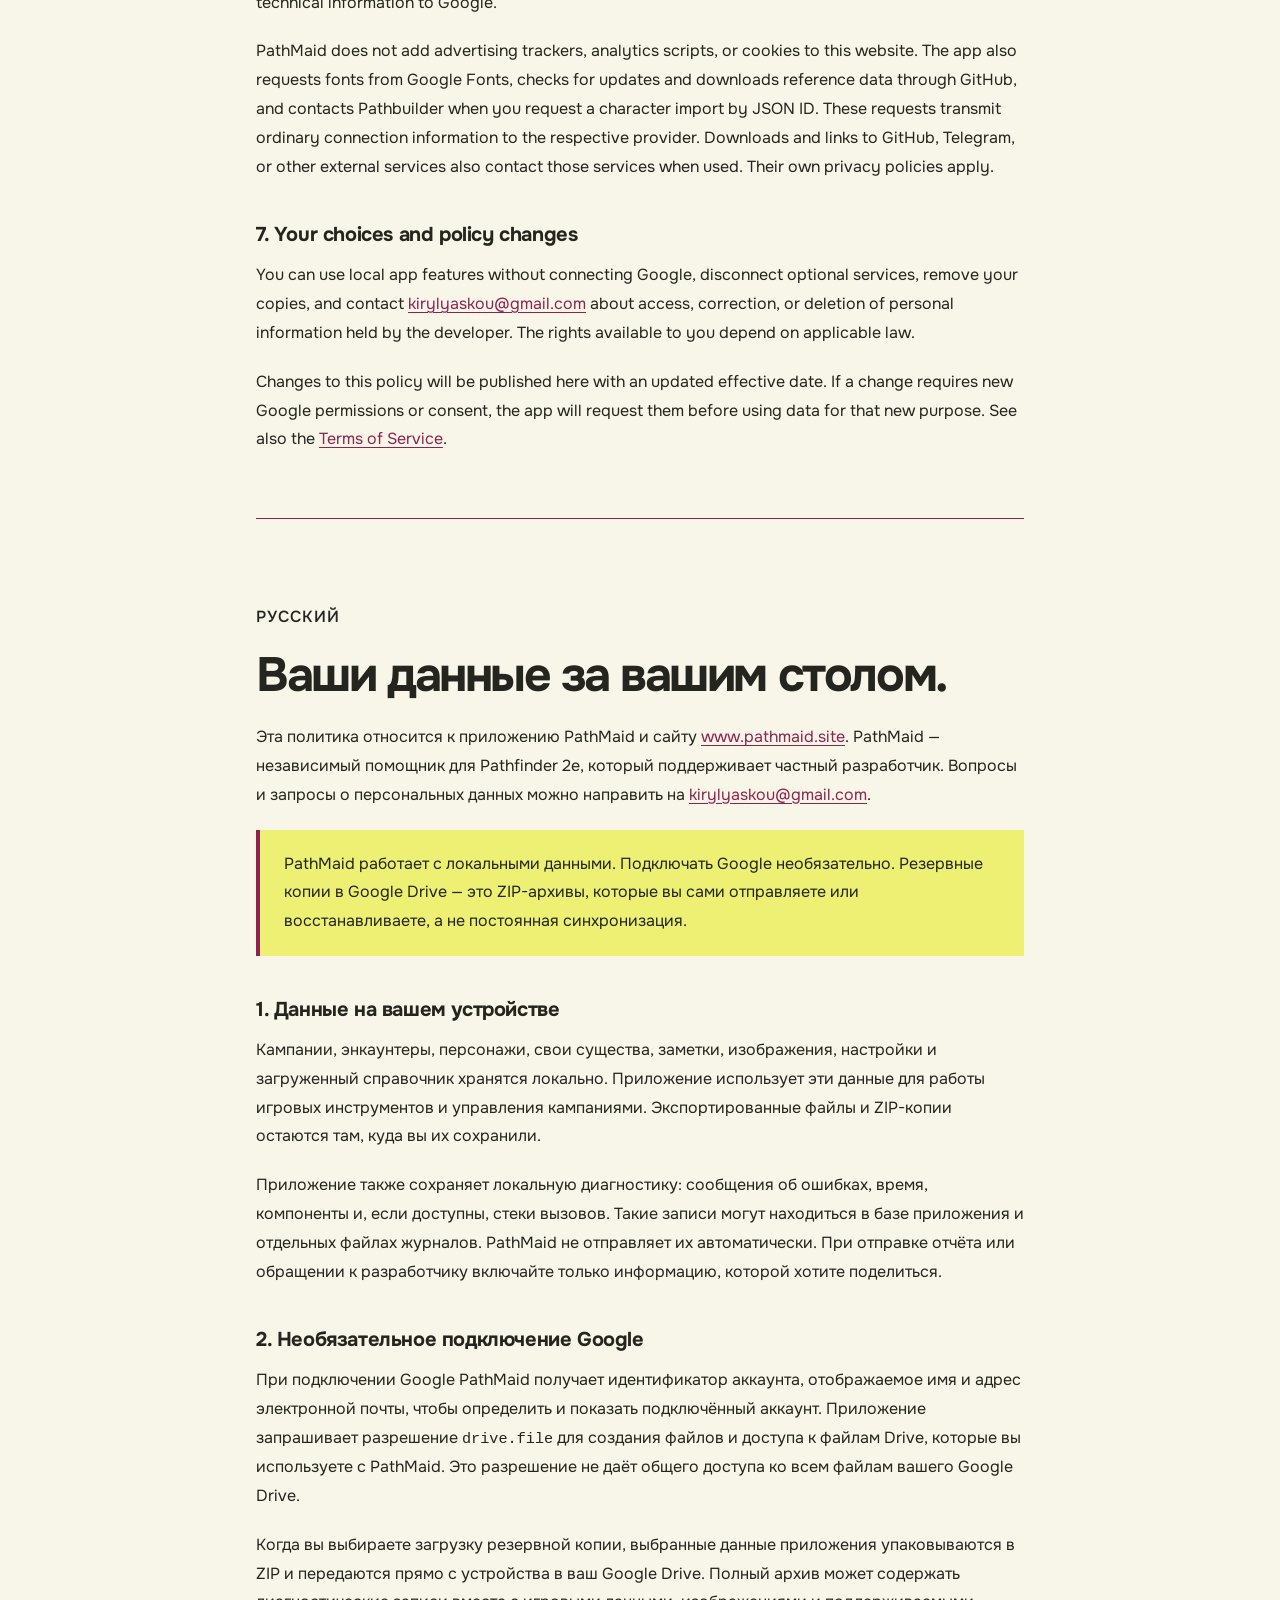
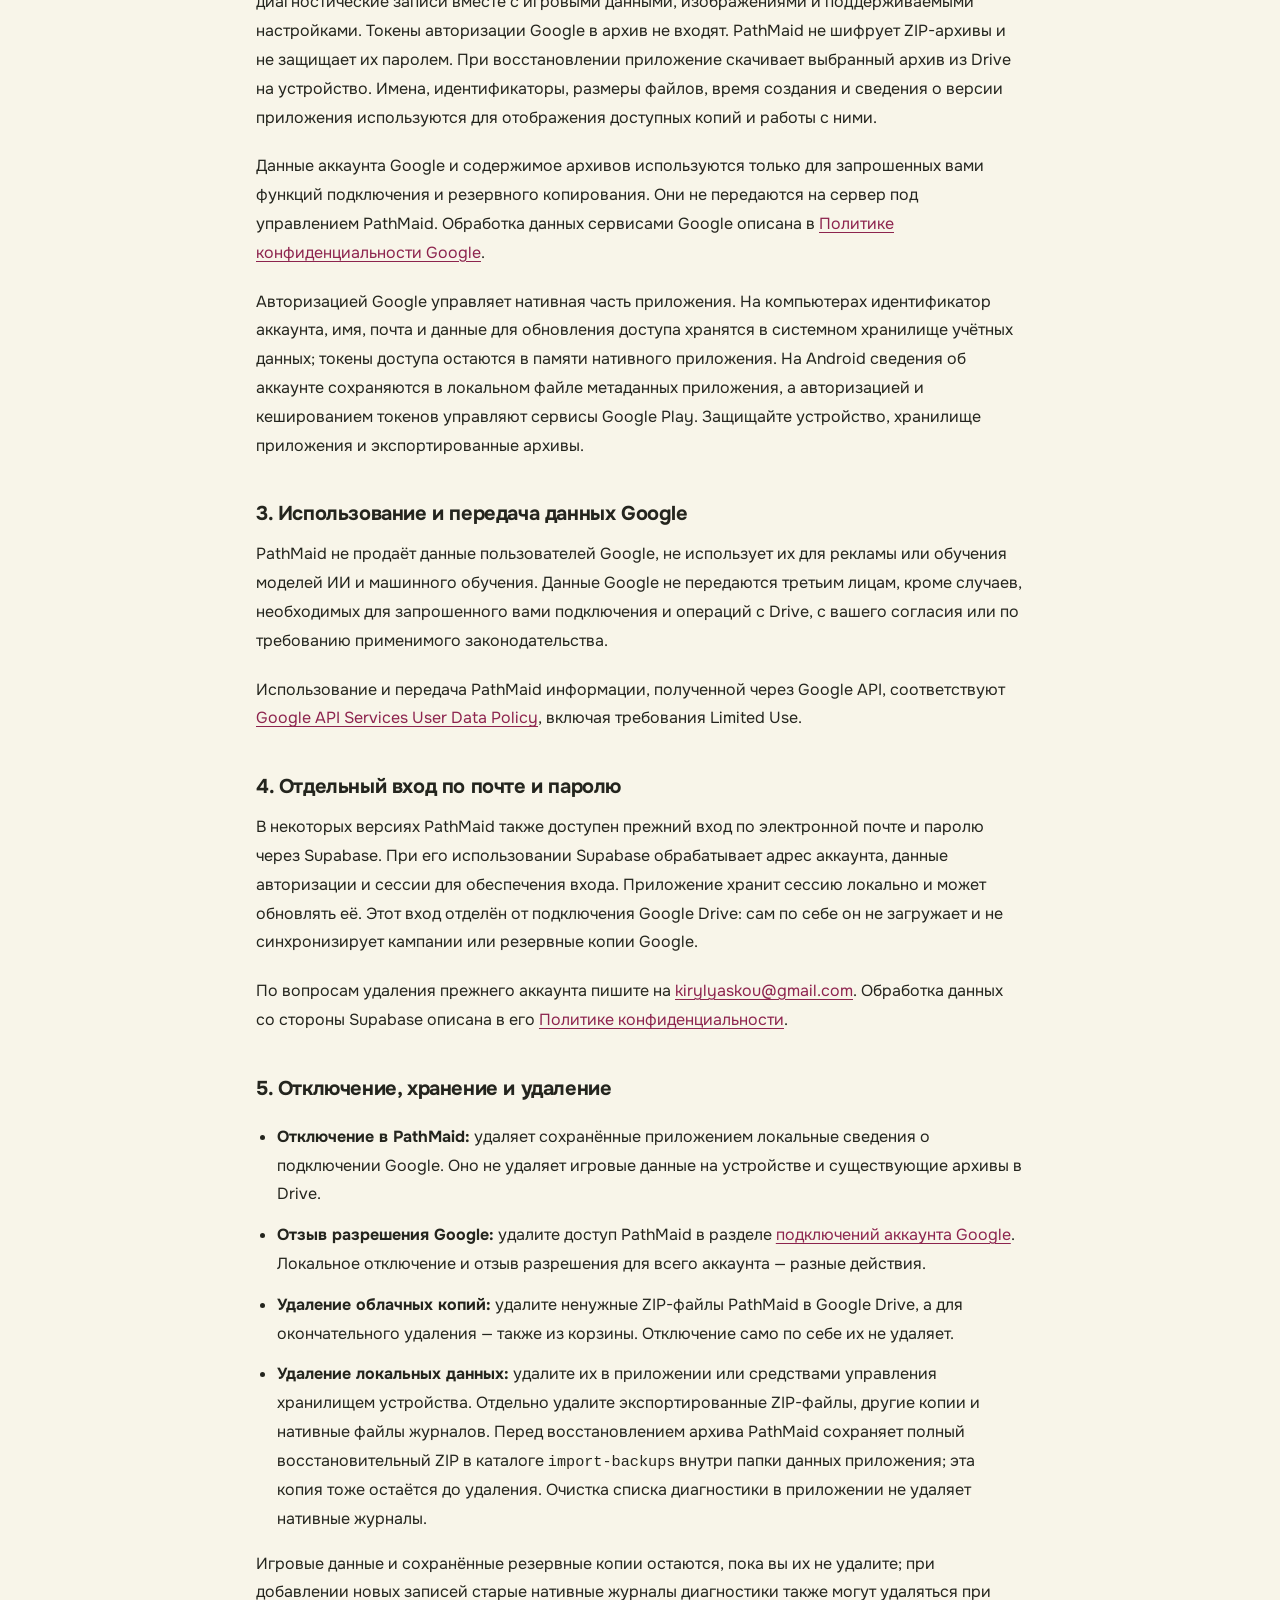
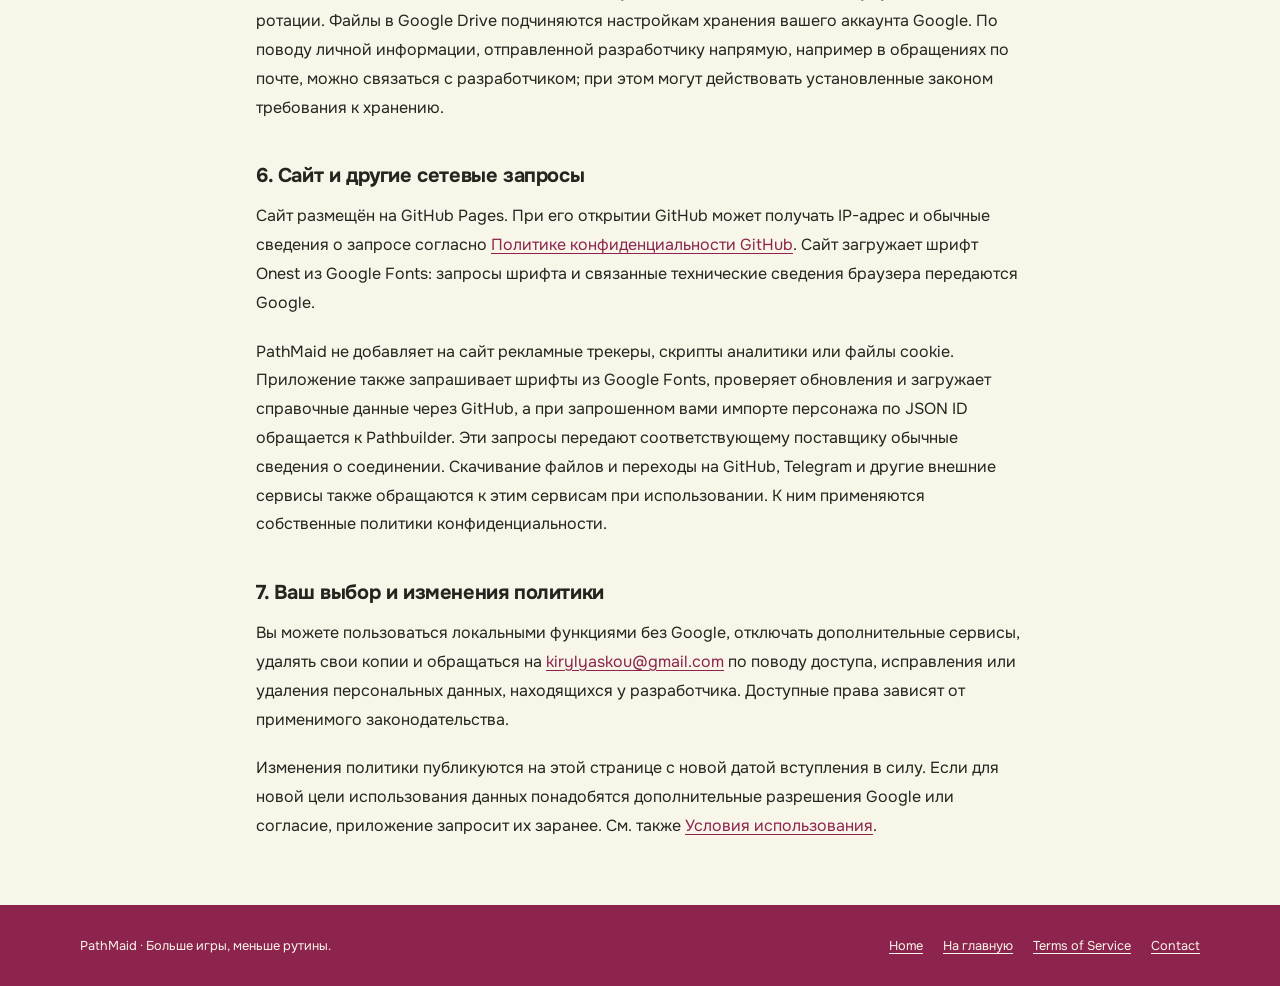
<file: privacy-policy/index.html>
<!doctype html>
<html lang="en">
<head>
  <meta charset="utf-8">
  <meta name="viewport" content="width=device-width, initial-scale=1">
  <meta name="description" content="How PathMaid handles local app data, optional Google Drive backups, account information, and website visits. Privacy Policy in English and Russian.">
  <title>Privacy Policy / Политика конфиденциальности — PathMaid</title>
  <link rel="canonical" href="https://www.pathmaid.site/privacy-policy/">
  <meta property="og:type" content="website">
  <meta property="og:site_name" content="PathMaid">
  <meta property="og:title" content="Privacy Policy — PathMaid">
  <meta property="og:description" content="Your data, local storage, and optional Google Drive backups. Available in English and Russian.">
  <meta property="og:url" content="https://www.pathmaid.site/privacy-policy/">
  <link rel="icon" type="image/png" sizes="128x128" href="../assets/pathmaid-icon-128.png">
  <link rel="preconnect" href="https://fonts.googleapis.com">
  <link rel="preconnect" href="https://fonts.gstatic.com" crossorigin>
  <link href="https://fonts.googleapis.com/css2?family=Onest:wght@400;500;600;700;800;900&display=swap" rel="stylesheet">
  <link rel="stylesheet" href="../styles.css?v=legal-pages">
</head>
<body class="legal-page">
  <a class="skip" href="#main">Skip to content / <span lang="ru">К содержимому</span></a>
  <header class="page-nav">
    <a class="wordmark" href="../" aria-label="PathMaid — home">pathmaid<span>.</span></a>
    <div class="nav-actions"><nav class="language-switcher" aria-label="Document language"><a href="#ru" lang="ru">RU</a><a href="#en" lang="en">EN</a></nav><a class="nav-download" href="../en/">Back to PathMaid <span aria-hidden="true">↗</span></a></div>
  </header>
  <main id="main">
    <div class="legal-hero">
      <div class="legal-shell">
        <p class="kicker">PathMaid · Your data</p>
        <h1>Privacy Policy<span lang="ru">Политика конфиденциальности</span></h1>
        <p class="legal-intro">What stays on your device, what you choose to connect, and how to remove your data.</p>
        <p class="legal-date">Effective <time datetime="2026-10-29">29 October 2026</time> · <span lang="ru">Действует с 29 октября 2026 года</span></p>
        <nav class="legal-language-links" aria-label="Read this policy"><a href="#en" lang="en">Read in English ↓</a><a href="#ru" lang="ru">Читать по-русски ↓</a></nav>
      </div>
    </div>
    <div class="legal-shell">
      <article class="legal-article" id="en" lang="en" aria-labelledby="privacy-en-title">
        <p class="chapter">English</p>
        <h2 id="privacy-en-title">Your data at your table.</h2>
        <p>This policy covers the PathMaid app and the website at <a href="https://www.pathmaid.site/">www.pathmaid.site</a>. PathMaid is an independent Pathfinder 2e assistant maintained by an individual developer. For privacy questions or requests, contact <a href="mailto:kirylyaskou@gmail.com">kirylyaskou@gmail.com</a>.</p>
        <p class="legal-note">PathMaid works with local data. Connecting Google is optional. Google Drive backups are ZIP archives you choose to upload or restore; they are not continuous synchronization.</p>
        <section aria-labelledby="privacy-en-local">
          <h3 id="privacy-en-local">1. Data on your device</h3>
          <p>Campaigns, encounters, characters, custom creatures, notes, images, settings, and imported reference data are stored locally. The app uses this data to provide its game and campaign tools. Local exports and backup ZIP files remain wherever you save them.</p>
          <p>The app also keeps local diagnostic records, including error messages, timestamps, components, and, when available, stack traces. These can be stored in the app database and native log files. PathMaid does not automatically upload these logs. If you send a report or contact the developer, only include information you want to share.</p>
        </section>
        <section aria-labelledby="privacy-en-google">
          <h3 id="privacy-en-google">2. Optional Google connection</h3>
          <p>If you connect Google, PathMaid accesses your Google account identifier, display name, and email address to identify and display the connected account. It requests the <code>drive.file</code> permission to create and access the Drive files you use with PathMaid. This permission does not give the app general access to every file in your Google Drive.</p>
          <p>When you choose to upload a backup, the selected app data is packaged as a ZIP archive and sent directly from your device to your Google Drive. A full archive can include diagnostic records as well as game data, images, and supported settings. Google authorization tokens are not included. ZIP archives are not encrypted or password-protected by PathMaid. When you choose a backup to restore, the app downloads that archive from Drive to your device. PathMaid uses file names, identifiers, sizes, creation times, and app version information to show and work with available backups.</p>
          <p>Google account information and archive contents are used only to provide the connection and backup features you request. They are not sent to a PathMaid-operated server. Google processes data through its services under the <a href="https://policies.google.com/privacy">Google Privacy Policy</a>.</p>
          <p>Google authorization is handled by the native app. On desktop, the account identifier, name, email, and refresh credentials are stored using the operating system keyring; access tokens remain in native app memory. On Android, account details are saved in an app-local metadata file, while Google Play services manages authorization and token caching. Treat your device, app storage, and exported archives as private.</p>
        </section>
        <section aria-labelledby="privacy-en-use">
          <h3 id="privacy-en-use">3. How Google data is used and shared</h3>
          <p>PathMaid does not sell Google user data, use it for advertising, or use it to train AI or machine learning models. Google data is not shared with third parties except as needed to carry out the Google connection and Drive operations you request, with your consent, or where required by applicable law.</p>
          <p>PathMaid's use and transfer of information received from Google APIs adheres to the <a href="https://developers.google.com/terms/api-services-user-data-policy">Google API Services User Data Policy</a>, including its Limited Use requirements.</p>
        </section>
        <section aria-labelledby="privacy-en-account">
          <h3 id="privacy-en-account">4. Separate email and password accounts</h3>
          <p>Some versions of PathMaid also offer a legacy email and password sign-in through Supabase. If you use it, Supabase processes the account email, authentication credentials, and session information to provide sign-in. The app retains the session in local app storage and can refresh it. This is separate from the Google Drive connection; signing in through Supabase does not itself upload or synchronize your campaigns or Google backups.</p>
          <p>For questions about deletion of a legacy account, contact <a href="mailto:kirylyaskou@gmail.com">kirylyaskou@gmail.com</a>. Supabase's own processing is described in its <a href="https://supabase.com/privacy">Privacy Policy</a>.</p>
        </section>
        <section aria-labelledby="privacy-en-retention">
          <h3 id="privacy-en-retention">5. Disconnecting, retention, and deletion</h3>
          <ul>
            <li><strong>Disconnect in PathMaid:</strong> removes the app's saved local Google connection information. It does not delete your local game data or existing Drive archives.</li>
            <li><strong>Revoke Google's permission:</strong> use your <a href="https://myaccount.google.com/connections">Google Account connections</a> to remove PathMaid's grant. Local disconnection and revoking the account-wide grant are separate actions.</li>
            <li><strong>Delete cloud backups:</strong> remove unwanted PathMaid ZIP files in Google Drive, including from its trash if you want them permanently deleted. Disconnecting does not remove them.</li>
            <li><strong>Delete local data:</strong> remove it in the app or through your device's app storage tools. Separately remove exported ZIP files, copied backups, and native log files. Before restoring an archive, PathMaid saves a complete recovery ZIP in the app data folder's <code>import-backups</code> directory; this copy also remains until removed. Clearing the app's diagnostic list does not remove native log files.</li>
          </ul>
          <p>Your game data and saved backup copies are retained until you remove them; native diagnostic logs can also be rotated as new records are written. Google Drive files remain under your Google account's storage and retention controls. You can contact the developer about personal information you have sent directly, such as support emails; applicable legal retention requirements may still apply.</p>
        </section>
        <section aria-labelledby="privacy-en-web">
          <h3 id="privacy-en-web">6. Website and other network requests</h3>
          <p>The website is hosted on GitHub Pages. GitHub may receive your IP address and ordinary request information when serving the site, as described in the <a href="https://docs.github.com/en/site-policy/privacy-policies/github-general-privacy-statement">GitHub Privacy Statement</a>. The site loads the Onest typeface from Google Fonts, which sends your browser's font requests and associated technical information to Google.</p>
          <p>PathMaid does not add advertising trackers, analytics scripts, or cookies to this website. The app also requests fonts from Google Fonts, checks for updates and downloads reference data through GitHub, and contacts Pathbuilder when you request a character import by JSON ID. These requests transmit ordinary connection information to the respective provider. Downloads and links to GitHub, Telegram, or other external services also contact those services when used. Their own privacy policies apply.</p>
        </section>
        <section aria-labelledby="privacy-en-contact">
          <h3 id="privacy-en-contact">7. Your choices and policy changes</h3>
          <p>You can use local app features without connecting Google, disconnect optional services, remove your copies, and contact <a href="mailto:kirylyaskou@gmail.com">kirylyaskou@gmail.com</a> about access, correction, or deletion of personal information held by the developer. The rights available to you depend on applicable law.</p>
          <p>Changes to this policy will be published here with an updated effective date. If a change requires new Google permissions or consent, the app will request them before using data for that new purpose. See also the <a href="../terms-of-service/#en">Terms of Service</a>.</p>
        </section>
      </article>
      <article class="legal-article" id="ru" lang="ru" aria-labelledby="privacy-ru-title">
        <p class="chapter">Русский</p>
        <h2 id="privacy-ru-title">Ваши данные за вашим столом.</h2>
        <p>Эта политика относится к приложению PathMaid и сайту <a href="https://www.pathmaid.site/">www.pathmaid.site</a>. PathMaid — независимый помощник для Pathfinder 2e, который поддерживает частный разработчик. Вопросы и запросы о персональных данных можно направить на <a href="mailto:kirylyaskou@gmail.com">kirylyaskou@gmail.com</a>.</p>
        <p class="legal-note">PathMaid работает с локальными данными. Подключать Google необязательно. Резервные копии в Google Drive — это ZIP-архивы, которые вы сами отправляете или восстанавливаете, а не постоянная синхронизация.</p>
        <section aria-labelledby="privacy-ru-local">
          <h3 id="privacy-ru-local">1. Данные на вашем устройстве</h3>
          <p>Кампании, энкаунтеры, персонажи, свои существа, заметки, изображения, настройки и загруженный справочник хранятся локально. Приложение использует эти данные для работы игровых инструментов и управления кампаниями. Экспортированные файлы и ZIP-копии остаются там, куда вы их сохранили.</p>
          <p>Приложение также сохраняет локальную диагностику: сообщения об ошибках, время, компоненты и, если доступны, стеки вызовов. Такие записи могут находиться в базе приложения и отдельных файлах журналов. PathMaid не отправляет их автоматически. При отправке отчёта или обращении к разработчику включайте только информацию, которой хотите поделиться.</p>
        </section>
        <section aria-labelledby="privacy-ru-google">
          <h3 id="privacy-ru-google">2. Необязательное подключение Google</h3>
          <p>При подключении Google PathMaid получает идентификатор аккаунта, отображаемое имя и адрес электронной почты, чтобы определить и показать подключённый аккаунт. Приложение запрашивает разрешение <code>drive.file</code> для создания файлов и доступа к файлам Drive, которые вы используете с PathMaid. Это разрешение не даёт общего доступа ко всем файлам вашего Google Drive.</p>
          <p>Когда вы выбираете загрузку резервной копии, выбранные данные приложения упаковываются в ZIP и передаются прямо с устройства в ваш Google Drive. Полный архив может содержать диагностические записи вместе с игровыми данными, изображениями и поддерживаемыми настройками. Токены авторизации Google в архив не входят. PathMaid не шифрует ZIP-архивы и не защищает их паролем. При восстановлении приложение скачивает выбранный архив из Drive на устройство. Имена, идентификаторы, размеры файлов, время создания и сведения о версии приложения используются для отображения доступных копий и работы с ними.</p>
          <p>Данные аккаунта Google и содержимое архивов используются только для запрошенных вами функций подключения и резервного копирования. Они не передаются на сервер под управлением PathMaid. Обработка данных сервисами Google описана в <a href="https://policies.google.com/privacy?hl=ru">Политике конфиденциальности Google</a>.</p>
          <p>Авторизацией Google управляет нативная часть приложения. На компьютерах идентификатор аккаунта, имя, почта и данные для обновления доступа хранятся в системном хранилище учётных данных; токены доступа остаются в памяти нативного приложения. На Android сведения об аккаунте сохраняются в локальном файле метаданных приложения, а авторизацией и кешированием токенов управляют сервисы Google Play. Защищайте устройство, хранилище приложения и экспортированные архивы.</p>
        </section>
        <section aria-labelledby="privacy-ru-use">
          <h3 id="privacy-ru-use">3. Использование и передача данных Google</h3>
          <p>PathMaid не продаёт данные пользователей Google, не использует их для рекламы или обучения моделей ИИ и машинного обучения. Данные Google не передаются третьим лицам, кроме случаев, необходимых для запрошенного вами подключения и операций с Drive, с вашего согласия или по требованию применимого законодательства.</p>
          <p>Использование и передача PathMaid информации, полученной через Google API, соответствуют <a href="https://developers.google.com/terms/api-services-user-data-policy">Google API Services User Data Policy</a>, включая требования Limited Use.</p>
        </section>
        <section aria-labelledby="privacy-ru-account">
          <h3 id="privacy-ru-account">4. Отдельный вход по почте и паролю</h3>
          <p>В некоторых версиях PathMaid также доступен прежний вход по электронной почте и паролю через Supabase. При его использовании Supabase обрабатывает адрес аккаунта, данные авторизации и сессии для обеспечения входа. Приложение хранит сессию локально и может обновлять её. Этот вход отделён от подключения Google Drive: сам по себе он не загружает и не синхронизирует кампании или резервные копии Google.</p>
          <p>По вопросам удаления прежнего аккаунта пишите на <a href="mailto:kirylyaskou@gmail.com">kirylyaskou@gmail.com</a>. Обработка данных со стороны Supabase описана в его <a href="https://supabase.com/privacy">Политике конфиденциальности</a>.</p>
        </section>
        <section aria-labelledby="privacy-ru-retention">
          <h3 id="privacy-ru-retention">5. Отключение, хранение и удаление</h3>
          <ul>
            <li><strong>Отключение в PathMaid:</strong> удаляет сохранённые приложением локальные сведения о подключении Google. Оно не удаляет игровые данные на устройстве и существующие архивы в Drive.</li>
            <li><strong>Отзыв разрешения Google:</strong> удалите доступ PathMaid в разделе <a href="https://myaccount.google.com/connections">подключений аккаунта Google</a>. Локальное отключение и отзыв разрешения для всего аккаунта — разные действия.</li>
            <li><strong>Удаление облачных копий:</strong> удалите ненужные ZIP-файлы PathMaid в Google Drive, а для окончательного удаления — также из корзины. Отключение само по себе их не удаляет.</li>
            <li><strong>Удаление локальных данных:</strong> удалите их в приложении или средствами управления хранилищем устройства. Отдельно удалите экспортированные ZIP-файлы, другие копии и нативные файлы журналов. Перед восстановлением архива PathMaid сохраняет полный восстановительный ZIP в каталоге <code>import-backups</code> внутри папки данных приложения; эта копия тоже остаётся до удаления. Очистка списка диагностики в приложении не удаляет нативные журналы.</li>
          </ul>
          <p>Игровые данные и сохранённые резервные копии остаются, пока вы их не удалите; при добавлении новых записей старые нативные журналы диагностики также могут удаляться при ротации. Файлы в Google Drive подчиняются настройкам хранения вашего аккаунта Google. По поводу личной информации, отправленной разработчику напрямую, например в обращениях по почте, можно связаться с разработчиком; при этом могут действовать установленные законом требования к хранению.</p>
        </section>
        <section aria-labelledby="privacy-ru-web">
          <h3 id="privacy-ru-web">6. Сайт и другие сетевые запросы</h3>
          <p>Сайт размещён на GitHub Pages. При его открытии GitHub может получать IP-адрес и обычные сведения о запросе согласно <a href="https://docs.github.com/en/site-policy/privacy-policies/github-general-privacy-statement">Политике конфиденциальности GitHub</a>. Сайт загружает шрифт Onest из Google Fonts: запросы шрифта и связанные технические сведения браузера передаются Google.</p>
          <p>PathMaid не добавляет на сайт рекламные трекеры, скрипты аналитики или файлы cookie. Приложение также запрашивает шрифты из Google Fonts, проверяет обновления и загружает справочные данные через GitHub, а при запрошенном вами импорте персонажа по JSON ID обращается к Pathbuilder. Эти запросы передают соответствующему поставщику обычные сведения о соединении. Скачивание файлов и переходы на GitHub, Telegram и другие внешние сервисы также обращаются к этим сервисам при использовании. К ним применяются собственные политики конфиденциальности.</p>
        </section>
        <section aria-labelledby="privacy-ru-contact">
          <h3 id="privacy-ru-contact">7. Ваш выбор и изменения политики</h3>
          <p>Вы можете пользоваться локальными функциями без Google, отключать дополнительные сервисы, удалять свои копии и обращаться на <a href="mailto:kirylyaskou@gmail.com">kirylyaskou@gmail.com</a> по поводу доступа, исправления или удаления персональных данных, находящихся у разработчика. Доступные права зависят от применимого законодательства.</p>
          <p>Изменения политики публикуются на этой странице с новой датой вступления в силу. Если для новой цели использования данных понадобятся дополнительные разрешения Google или согласие, приложение запросит их заранее. См. также <a href="../terms-of-service/#ru">Условия использования</a>.</p>
        </section>
      </article>
    </div>
  </main>
  <footer class="legal-footer"><div class="legal-footer-inner"><p>PathMaid · <span lang="ru">Больше игры, меньше рутины.</span></p><nav class="footer-links" aria-label="Site links"><a href="../en/">Home</a><a href="../" lang="ru">На главную</a><a href="../terms-of-service/">Terms of Service</a><a href="mailto:kirylyaskou@gmail.com">Contact</a></nav></div></footer>
</body>
</html>
</file>
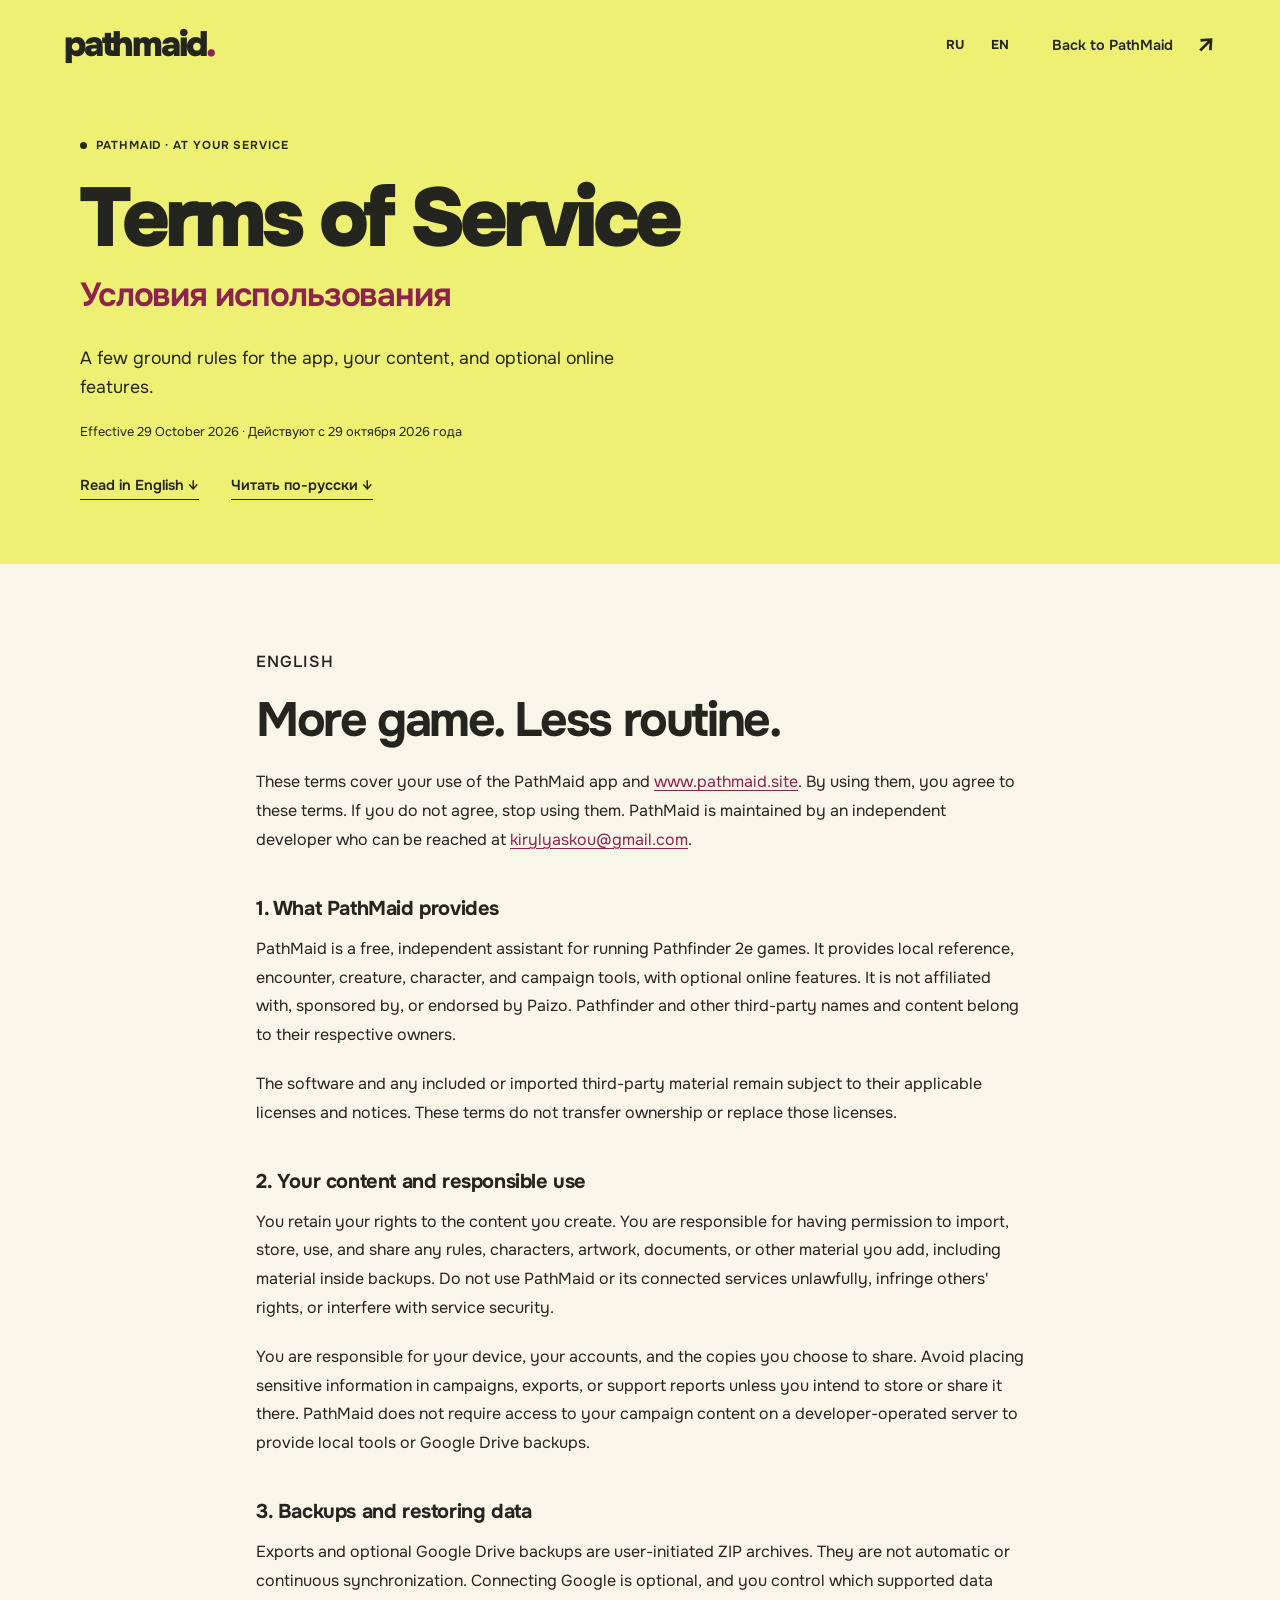
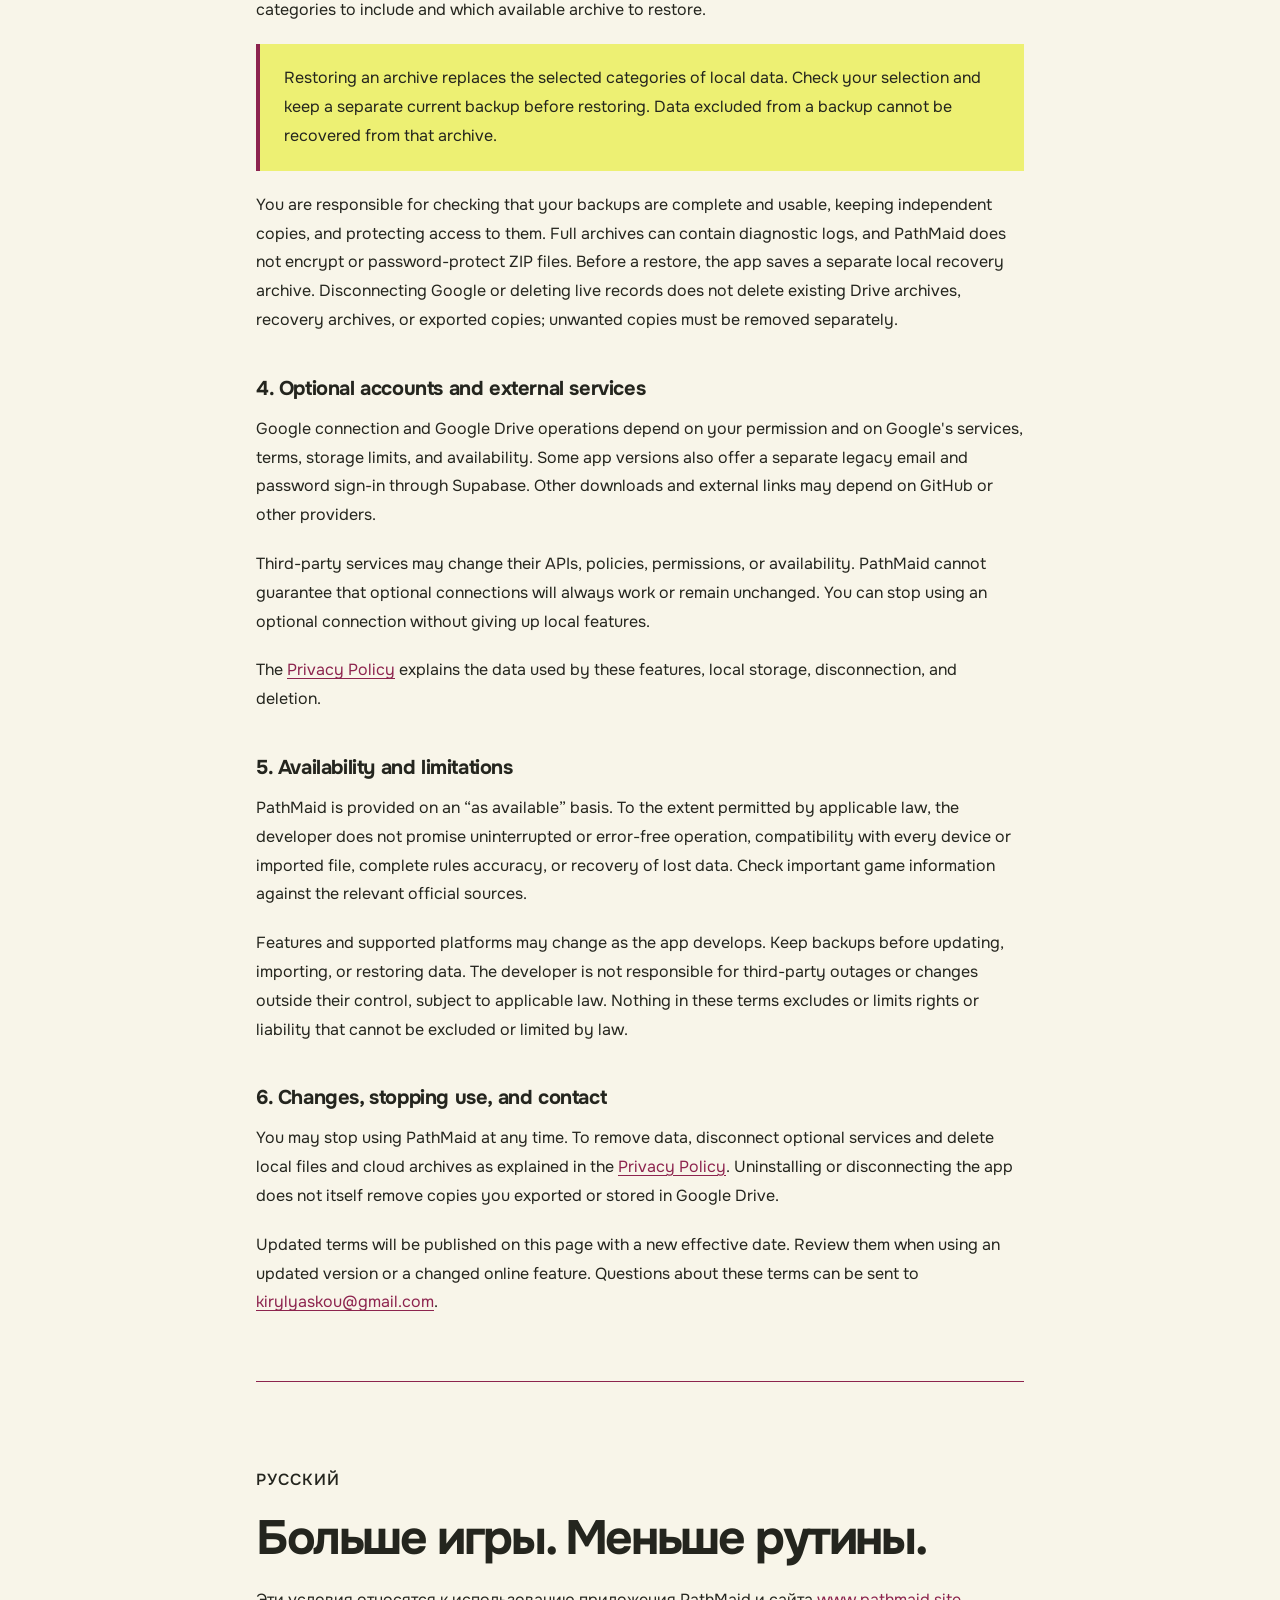
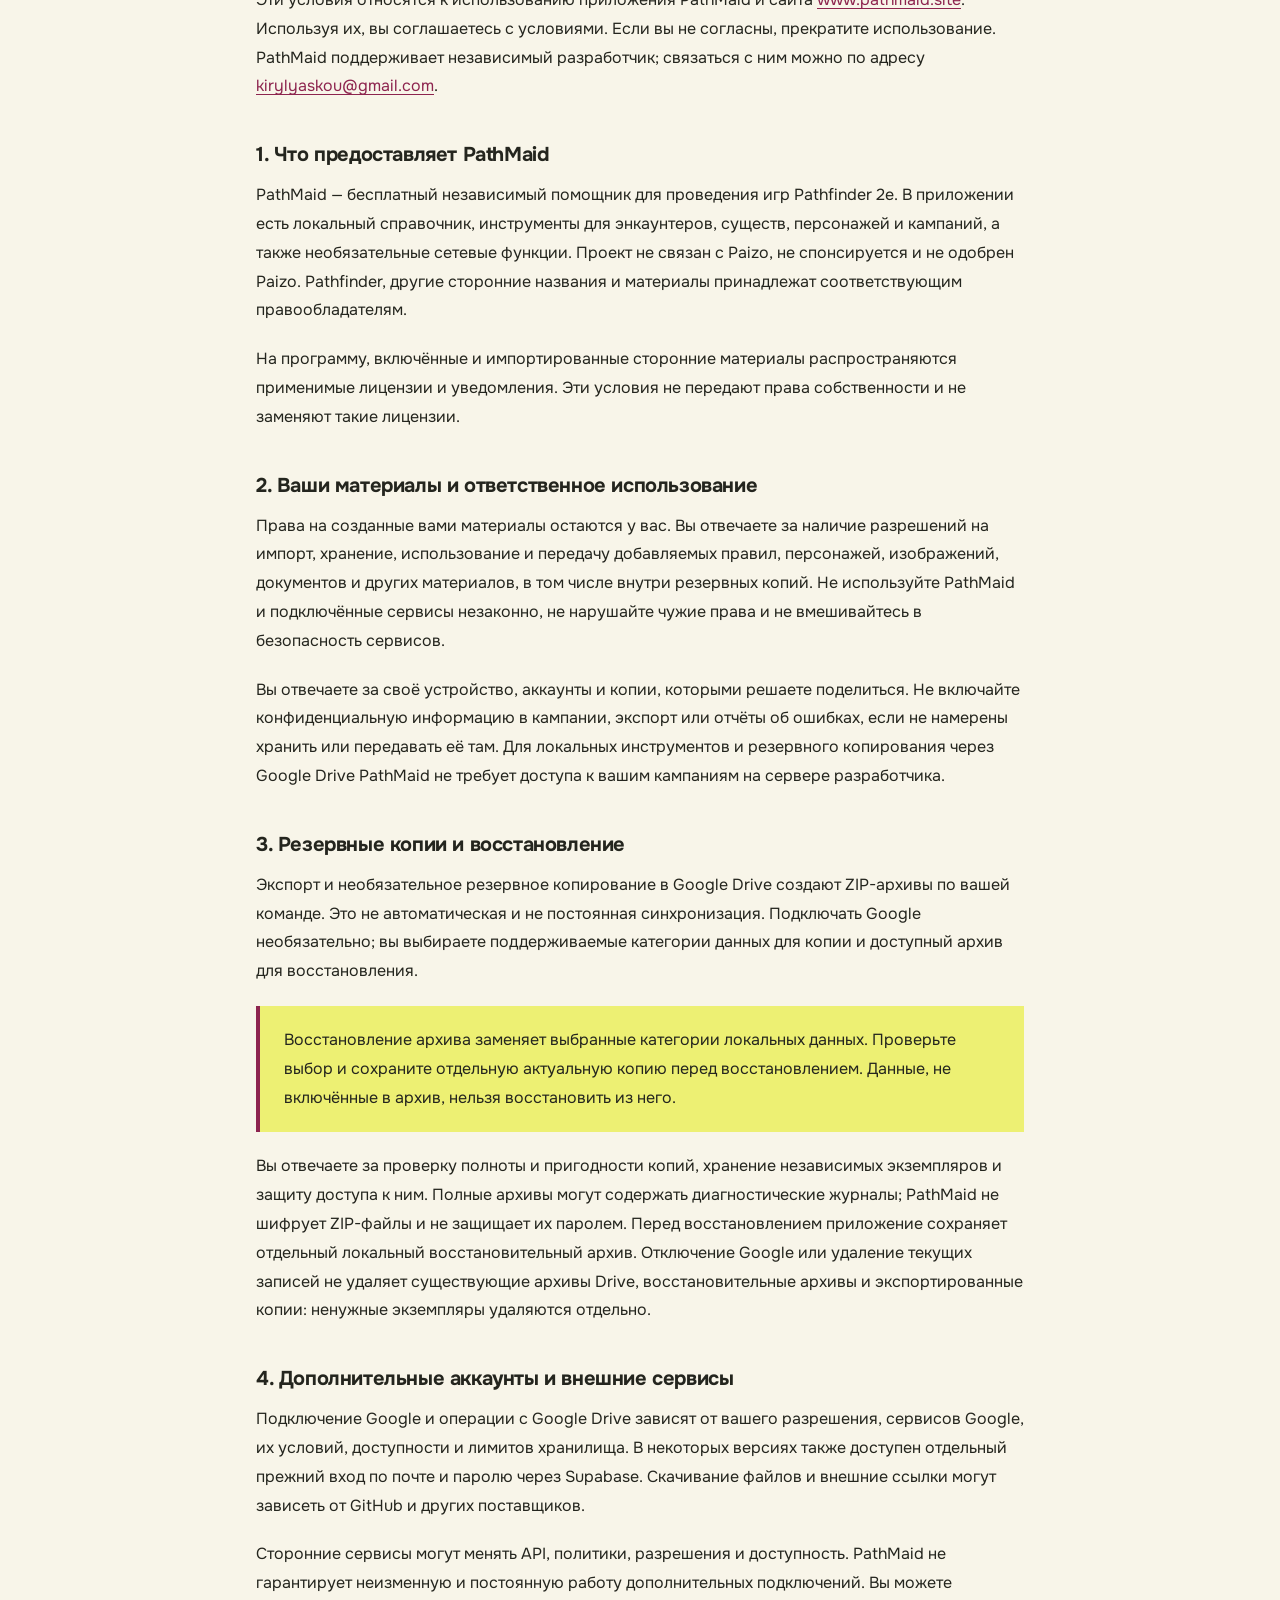
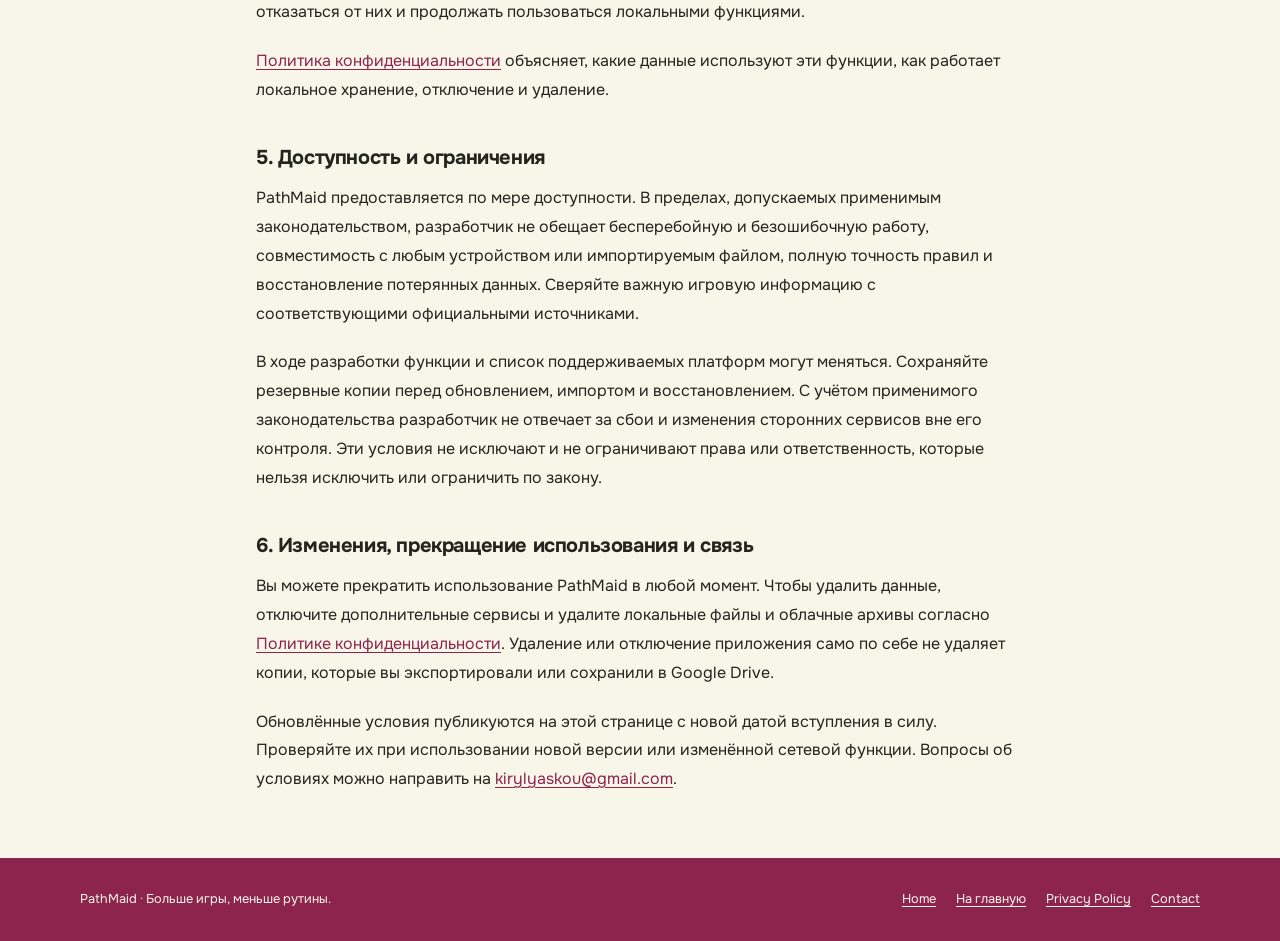
<file: terms-of-service/index.html>
<!doctype html>
<html lang="en">
<head>
  <meta charset="utf-8">
  <meta name="viewport" content="width=device-width, initial-scale=1">
  <meta name="description" content="Terms for using PathMaid, its local tools, imported content, and optional Google Drive backups. Terms of Service in English and Russian.">
  <title>Terms of Service / Условия использования — PathMaid</title>
  <link rel="canonical" href="https://www.pathmaid.site/terms-of-service/">
  <meta property="og:type" content="website">
  <meta property="og:site_name" content="PathMaid">
  <meta property="og:title" content="Terms of Service — PathMaid">
  <meta property="og:description" content="Using PathMaid, your content, and optional backup services. Available in English and Russian.">
  <meta property="og:url" content="https://www.pathmaid.site/terms-of-service/">
  <link rel="icon" type="image/png" sizes="128x128" href="../assets/pathmaid-icon-128.png">
  <link rel="preconnect" href="https://fonts.googleapis.com">
  <link rel="preconnect" href="https://fonts.gstatic.com" crossorigin>
  <link href="https://fonts.googleapis.com/css2?family=Onest:wght@400;500;600;700;800;900&display=swap" rel="stylesheet">
  <link rel="stylesheet" href="../styles.css?v=legal-pages">
</head>
<body class="legal-page">
  <a class="skip" href="#main">Skip to content / <span lang="ru">К содержимому</span></a>
  <header class="page-nav">
    <a class="wordmark" href="../" aria-label="PathMaid — home">pathmaid<span>.</span></a>
    <div class="nav-actions"><nav class="language-switcher" aria-label="Document language"><a href="#ru" lang="ru">RU</a><a href="#en" lang="en">EN</a></nav><a class="nav-download" href="../en/">Back to PathMaid <span aria-hidden="true">↗</span></a></div>
  </header>
  <main id="main">
    <div class="legal-hero">
      <div class="legal-shell">
        <p class="kicker">PathMaid · At your service</p>
        <h1>Terms of Service<span lang="ru">Условия использования</span></h1>
        <p class="legal-intro">A few ground rules for the app, your content, and optional online features.</p>
        <p class="legal-date">Effective <time datetime="2026-10-29">29 October 2026</time> · <span lang="ru">Действуют с 29 октября 2026 года</span></p>
        <nav class="legal-language-links" aria-label="Read these terms"><a href="#en" lang="en">Read in English ↓</a><a href="#ru" lang="ru">Читать по-русски ↓</a></nav>
      </div>
    </div>
    <div class="legal-shell">
      <article class="legal-article" id="en" lang="en" aria-labelledby="terms-en-title">
        <p class="chapter">English</p>
        <h2 id="terms-en-title">More game. Less routine.</h2>
        <p>These terms cover your use of the PathMaid app and <a href="https://www.pathmaid.site/">www.pathmaid.site</a>. By using them, you agree to these terms. If you do not agree, stop using them. PathMaid is maintained by an independent developer who can be reached at <a href="mailto:kirylyaskou@gmail.com">kirylyaskou@gmail.com</a>.</p>
        <section aria-labelledby="terms-en-app">
          <h3 id="terms-en-app">1. What PathMaid provides</h3>
          <p>PathMaid is a free, independent assistant for running Pathfinder 2e games. It provides local reference, encounter, creature, character, and campaign tools, with optional online features. It is not affiliated with, sponsored by, or endorsed by Paizo. Pathfinder and other third-party names and content belong to their respective owners.</p>
          <p>The software and any included or imported third-party material remain subject to their applicable licenses and notices. These terms do not transfer ownership or replace those licenses.</p>
        </section>
        <section aria-labelledby="terms-en-content">
          <h3 id="terms-en-content">2. Your content and responsible use</h3>
          <p>You retain your rights to the content you create. You are responsible for having permission to import, store, use, and share any rules, characters, artwork, documents, or other material you add, including material inside backups. Do not use PathMaid or its connected services unlawfully, infringe others' rights, or interfere with service security.</p>
          <p>You are responsible for your device, your accounts, and the copies you choose to share. Avoid placing sensitive information in campaigns, exports, or support reports unless you intend to store or share it there. PathMaid does not require access to your campaign content on a developer-operated server to provide local tools or Google Drive backups.</p>
        </section>
        <section aria-labelledby="terms-en-backups">
          <h3 id="terms-en-backups">3. Backups and restoring data</h3>
          <p>Exports and optional Google Drive backups are user-initiated ZIP archives. They are not automatic or continuous synchronization. Connecting Google is optional, and you control which supported data categories to include and which available archive to restore.</p>
          <p class="legal-note">Restoring an archive replaces the selected categories of local data. Check your selection and keep a separate current backup before restoring. Data excluded from a backup cannot be recovered from that archive.</p>
          <p>You are responsible for checking that your backups are complete and usable, keeping independent copies, and protecting access to them. Full archives can contain diagnostic logs, and PathMaid does not encrypt or password-protect ZIP files. Before a restore, the app saves a separate local recovery archive. Disconnecting Google or deleting live records does not delete existing Drive archives, recovery archives, or exported copies; unwanted copies must be removed separately.</p>
        </section>
        <section aria-labelledby="terms-en-services">
          <h3 id="terms-en-services">4. Optional accounts and external services</h3>
          <p>Google connection and Google Drive operations depend on your permission and on Google's services, terms, storage limits, and availability. Some app versions also offer a separate legacy email and password sign-in through Supabase. Other downloads and external links may depend on GitHub or other providers.</p>
          <p>Third-party services may change their APIs, policies, permissions, or availability. PathMaid cannot guarantee that optional connections will always work or remain unchanged. You can stop using an optional connection without giving up local features.</p>
          <p>The <a href="../privacy-policy/#en">Privacy Policy</a> explains the data used by these features, local storage, disconnection, and deletion.</p>
        </section>
        <section aria-labelledby="terms-en-availability">
          <h3 id="terms-en-availability">5. Availability and limitations</h3>
          <p>PathMaid is provided on an “as available” basis. To the extent permitted by applicable law, the developer does not promise uninterrupted or error-free operation, compatibility with every device or imported file, complete rules accuracy, or recovery of lost data. Check important game information against the relevant official sources.</p>
          <p>Features and supported platforms may change as the app develops. Keep backups before updating, importing, or restoring data. The developer is not responsible for third-party outages or changes outside their control, subject to applicable law. Nothing in these terms excludes or limits rights or liability that cannot be excluded or limited by law.</p>
        </section>
        <section aria-labelledby="terms-en-changes">
          <h3 id="terms-en-changes">6. Changes, stopping use, and contact</h3>
          <p>You may stop using PathMaid at any time. To remove data, disconnect optional services and delete local files and cloud archives as explained in the <a href="../privacy-policy/#en">Privacy Policy</a>. Uninstalling or disconnecting the app does not itself remove copies you exported or stored in Google Drive.</p>
          <p>Updated terms will be published on this page with a new effective date. Review them when using an updated version or a changed online feature. Questions about these terms can be sent to <a href="mailto:kirylyaskou@gmail.com">kirylyaskou@gmail.com</a>.</p>
        </section>
      </article>
      <article class="legal-article" id="ru" lang="ru" aria-labelledby="terms-ru-title">
        <p class="chapter">Русский</p>
        <h2 id="terms-ru-title">Больше игры. Меньше рутины.</h2>
        <p>Эти условия относятся к использованию приложения PathMaid и сайта <a href="https://www.pathmaid.site/">www.pathmaid.site</a>. Используя их, вы соглашаетесь с условиями. Если вы не согласны, прекратите использование. PathMaid поддерживает независимый разработчик; связаться с ним можно по адресу <a href="mailto:kirylyaskou@gmail.com">kirylyaskou@gmail.com</a>.</p>
        <section aria-labelledby="terms-ru-app">
          <h3 id="terms-ru-app">1. Что предоставляет PathMaid</h3>
          <p>PathMaid — бесплатный независимый помощник для проведения игр Pathfinder 2e. В приложении есть локальный справочник, инструменты для энкаунтеров, существ, персонажей и кампаний, а также необязательные сетевые функции. Проект не связан с Paizo, не спонсируется и не одобрен Paizo. Pathfinder, другие сторонние названия и материалы принадлежат соответствующим правообладателям.</p>
          <p>На программу, включённые и импортированные сторонние материалы распространяются применимые лицензии и уведомления. Эти условия не передают права собственности и не заменяют такие лицензии.</p>
        </section>
        <section aria-labelledby="terms-ru-content">
          <h3 id="terms-ru-content">2. Ваши материалы и ответственное использование</h3>
          <p>Права на созданные вами материалы остаются у вас. Вы отвечаете за наличие разрешений на импорт, хранение, использование и передачу добавляемых правил, персонажей, изображений, документов и других материалов, в том числе внутри резервных копий. Не используйте PathMaid и подключённые сервисы незаконно, не нарушайте чужие права и не вмешивайтесь в безопасность сервисов.</p>
          <p>Вы отвечаете за своё устройство, аккаунты и копии, которыми решаете поделиться. Не включайте конфиденциальную информацию в кампании, экспорт или отчёты об ошибках, если не намерены хранить или передавать её там. Для локальных инструментов и резервного копирования через Google Drive PathMaid не требует доступа к вашим кампаниям на сервере разработчика.</p>
        </section>
        <section aria-labelledby="terms-ru-backups">
          <h3 id="terms-ru-backups">3. Резервные копии и восстановление</h3>
          <p>Экспорт и необязательное резервное копирование в Google Drive создают ZIP-архивы по вашей команде. Это не автоматическая и не постоянная синхронизация. Подключать Google необязательно; вы выбираете поддерживаемые категории данных для копии и доступный архив для восстановления.</p>
          <p class="legal-note">Восстановление архива заменяет выбранные категории локальных данных. Проверьте выбор и сохраните отдельную актуальную копию перед восстановлением. Данные, не включённые в архив, нельзя восстановить из него.</p>
          <p>Вы отвечаете за проверку полноты и пригодности копий, хранение независимых экземпляров и защиту доступа к ним. Полные архивы могут содержать диагностические журналы; PathMaid не шифрует ZIP-файлы и не защищает их паролем. Перед восстановлением приложение сохраняет отдельный локальный восстановительный архив. Отключение Google или удаление текущих записей не удаляет существующие архивы Drive, восстановительные архивы и экспортированные копии: ненужные экземпляры удаляются отдельно.</p>
        </section>
        <section aria-labelledby="terms-ru-services">
          <h3 id="terms-ru-services">4. Дополнительные аккаунты и внешние сервисы</h3>
          <p>Подключение Google и операции с Google Drive зависят от вашего разрешения, сервисов Google, их условий, доступности и лимитов хранилища. В некоторых версиях также доступен отдельный прежний вход по почте и паролю через Supabase. Скачивание файлов и внешние ссылки могут зависеть от GitHub и других поставщиков.</p>
          <p>Сторонние сервисы могут менять API, политики, разрешения и доступность. PathMaid не гарантирует неизменную и постоянную работу дополнительных подключений. Вы можете отказаться от них и продолжать пользоваться локальными функциями.</p>
          <p><a href="../privacy-policy/#ru">Политика конфиденциальности</a> объясняет, какие данные используют эти функции, как работает локальное хранение, отключение и удаление.</p>
        </section>
        <section aria-labelledby="terms-ru-availability">
          <h3 id="terms-ru-availability">5. Доступность и ограничения</h3>
          <p>PathMaid предоставляется по мере доступности. В пределах, допускаемых применимым законодательством, разработчик не обещает бесперебойную и безошибочную работу, совместимость с любым устройством или импортируемым файлом, полную точность правил и восстановление потерянных данных. Сверяйте важную игровую информацию с соответствующими официальными источниками.</p>
          <p>В ходе разработки функции и список поддерживаемых платформ могут меняться. Сохраняйте резервные копии перед обновлением, импортом и восстановлением. С учётом применимого законодательства разработчик не отвечает за сбои и изменения сторонних сервисов вне его контроля. Эти условия не исключают и не ограничивают права или ответственность, которые нельзя исключить или ограничить по закону.</p>
        </section>
        <section aria-labelledby="terms-ru-changes">
          <h3 id="terms-ru-changes">6. Изменения, прекращение использования и связь</h3>
          <p>Вы можете прекратить использование PathMaid в любой момент. Чтобы удалить данные, отключите дополнительные сервисы и удалите локальные файлы и облачные архивы согласно <a href="../privacy-policy/#ru">Политике конфиденциальности</a>. Удаление или отключение приложения само по себе не удаляет копии, которые вы экспортировали или сохранили в Google Drive.</p>
          <p>Обновлённые условия публикуются на этой странице с новой датой вступления в силу. Проверяйте их при использовании новой версии или изменённой сетевой функции. Вопросы об условиях можно направить на <a href="mailto:kirylyaskou@gmail.com">kirylyaskou@gmail.com</a>.</p>
        </section>
      </article>
    </div>
  </main>
  <footer class="legal-footer"><div class="legal-footer-inner"><p>PathMaid · <span lang="ru">Больше игры, меньше рутины.</span></p><nav class="footer-links" aria-label="Site links"><a href="../en/">Home</a><a href="../" lang="ru">На главную</a><a href="../privacy-policy/">Privacy Policy</a><a href="mailto:kirylyaskou@gmail.com">Contact</a></nav></div></footer>
</body>
</html>
</file>
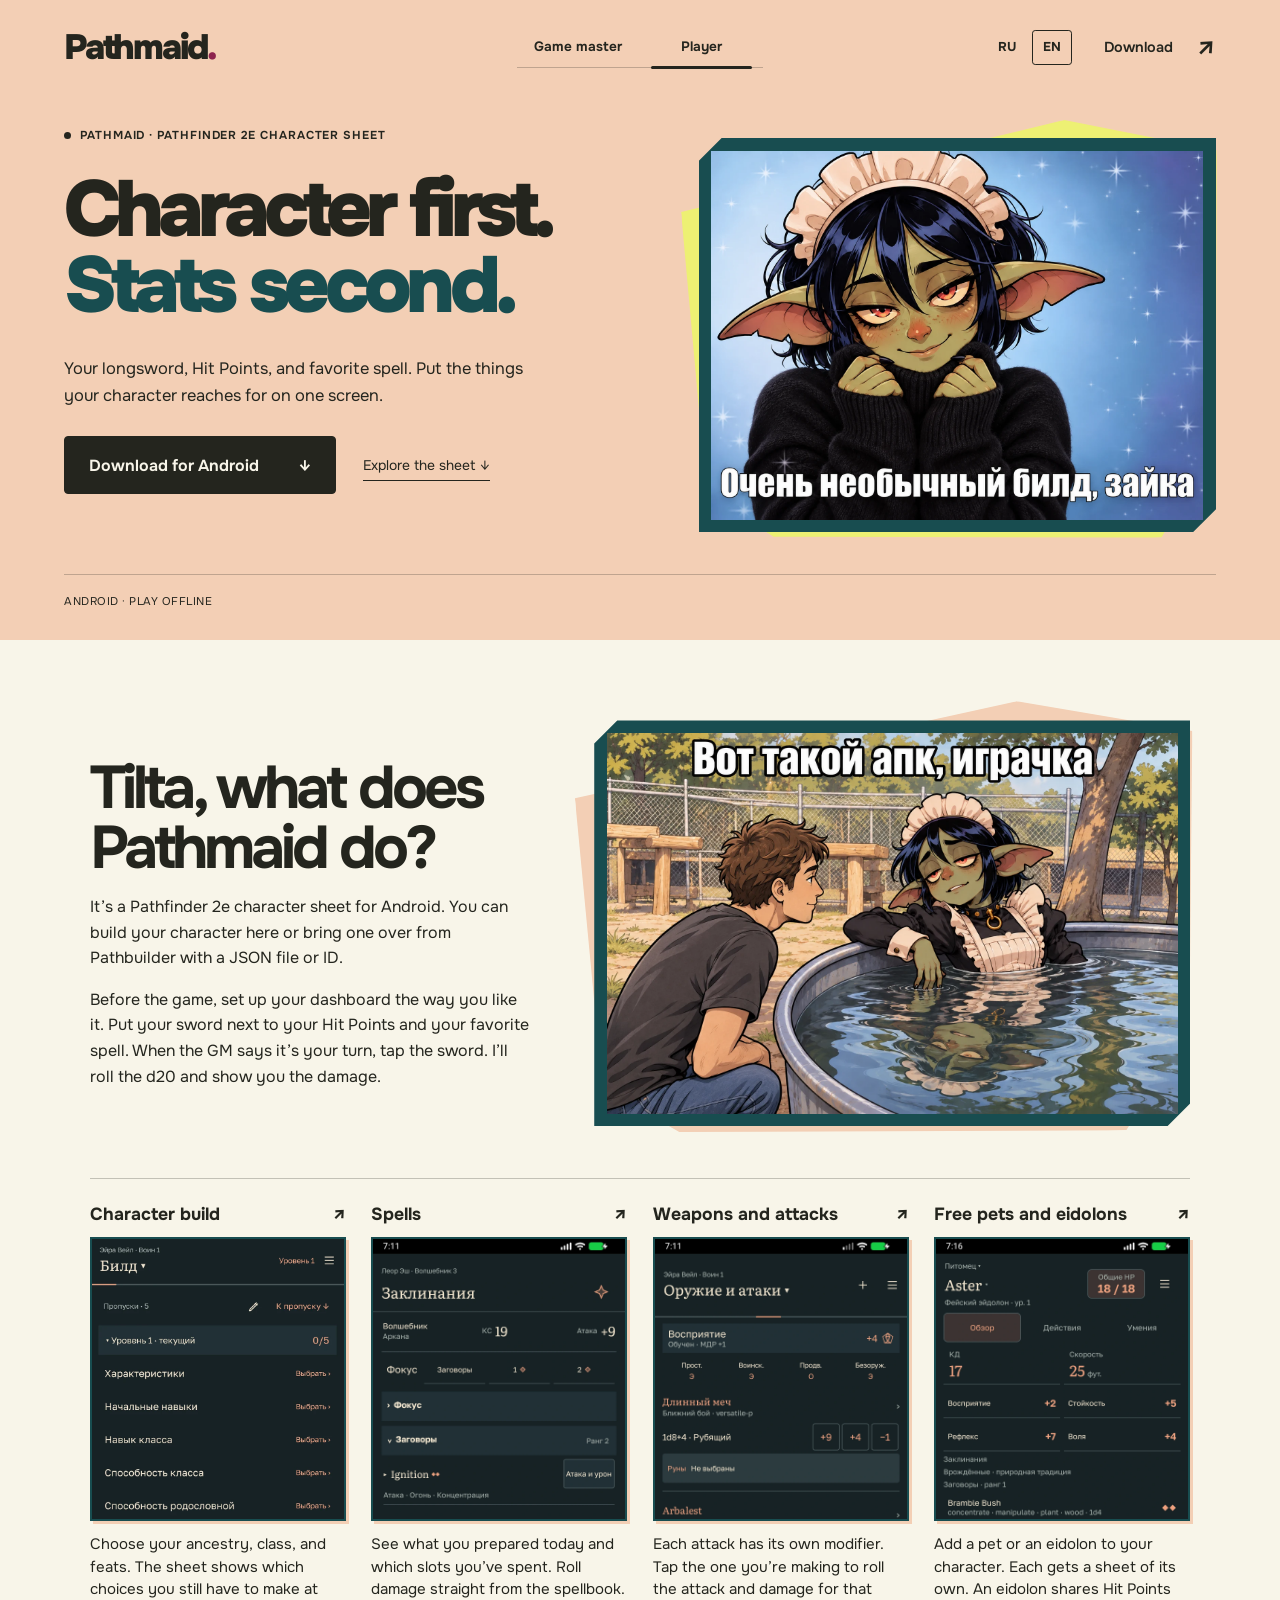
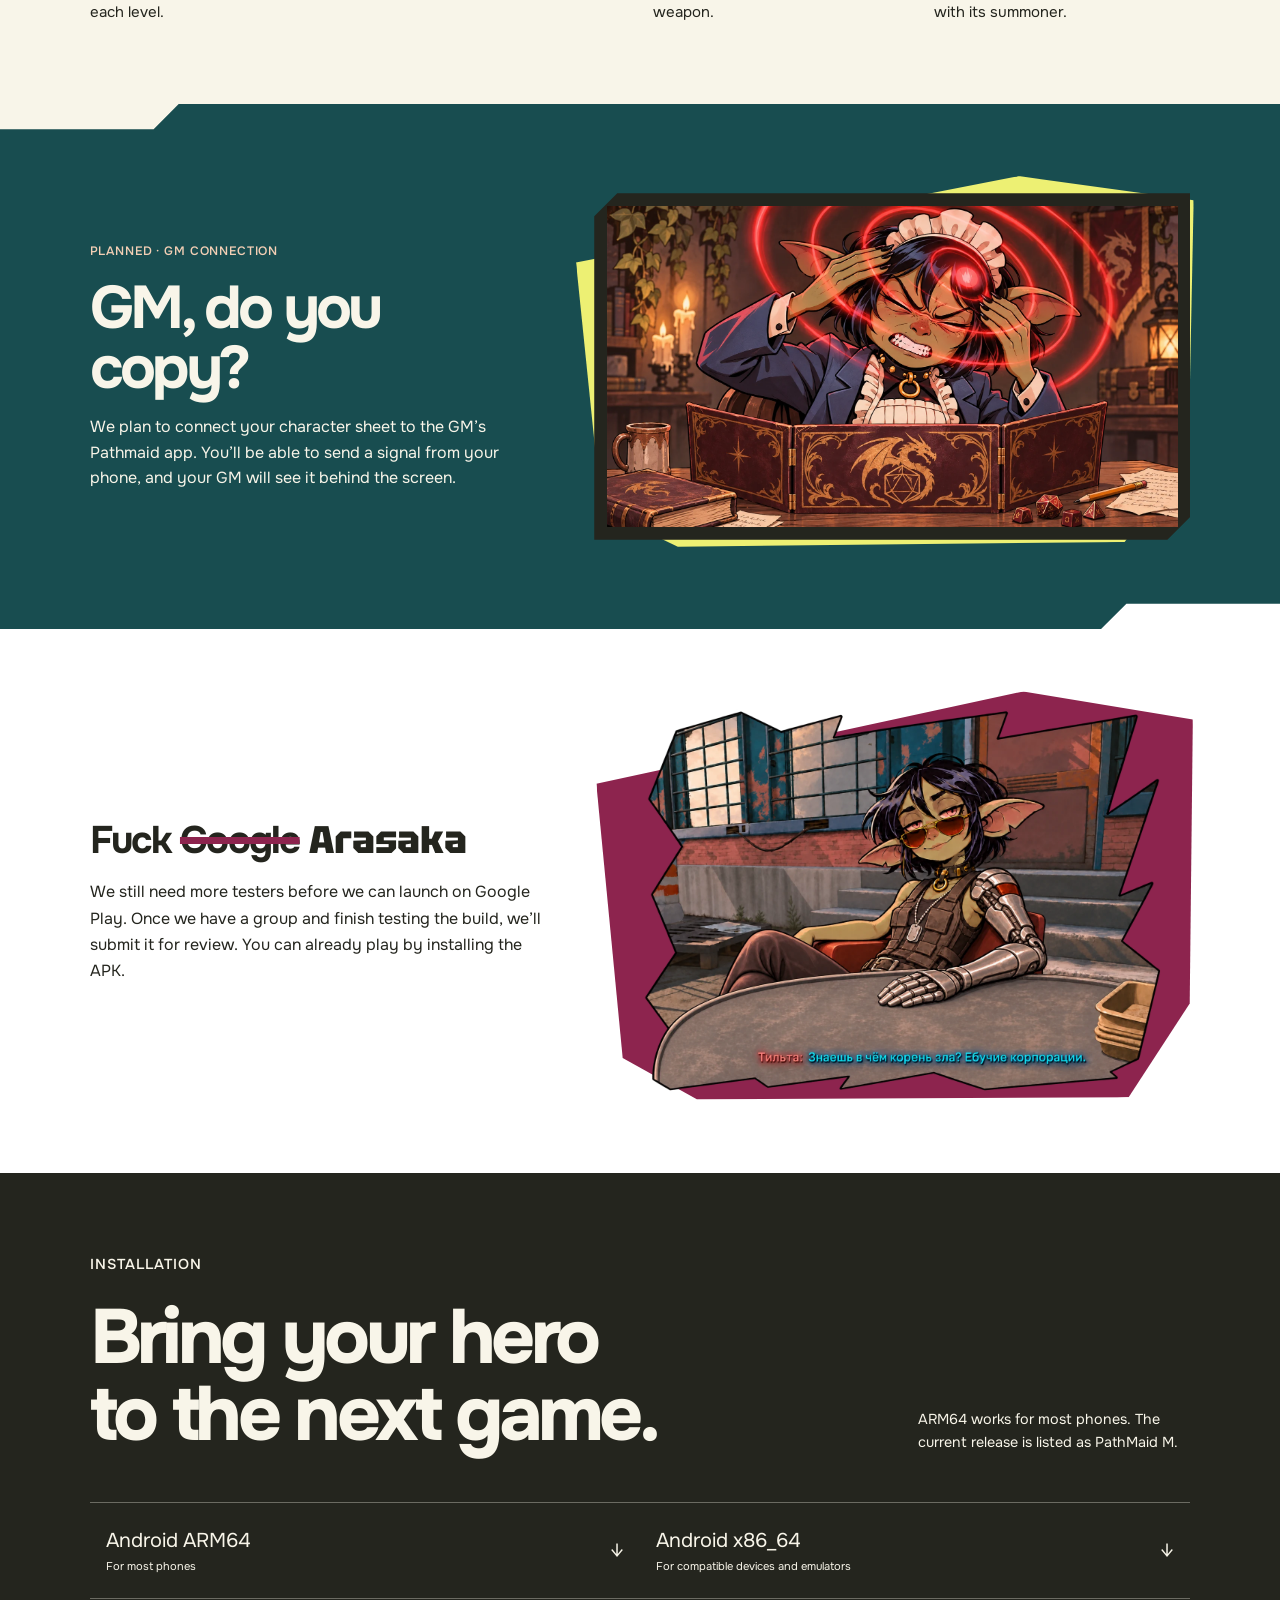
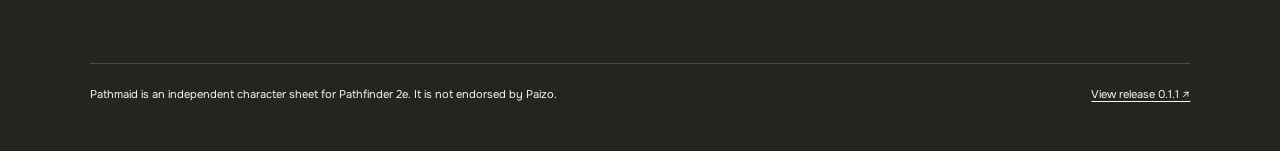
<file: en/player/index.html>
<!doctype html>
<html lang="en">
<head>
  <meta charset="utf-8">
  <meta name="viewport" content="width=device-width, initial-scale=1">
  <meta name="description" content="Build a Pathfinder 2e character, put attacks and resources on your own screen, and play from your phone. Download Pathmaid for Android.">
  <title>Pathmaid — Pathfinder 2e character sheet for Android</title>
  <link rel="canonical" href="https://www.pathmaid.site/en/player/">
  <link rel="alternate" hreflang="ru" href="https://www.pathmaid.site/player/">
  <link rel="alternate" hreflang="en" href="https://www.pathmaid.site/en/player/">
  <link rel="alternate" hreflang="x-default" href="https://www.pathmaid.site/player/">
  <meta property="og:type" content="website">
  <meta property="og:title" content="Pathmaid — Pathfinder 2e character sheet for Android">
  <meta property="og:description" content="Build a Pathfinder 2e character, put attacks and resources on your own screen, and play from your phone. Download Pathmaid for Android.">
  <meta property="og:url" content="https://www.pathmaid.site/en/player/">
  <meta property="og:image" content="https://www.pathmaid.site/assets/player-dashboard.webp">
  <meta property="og:image:alt" content="Eira Vale’s custom dashboard showing Hit Points and three longsword attacks">
  <link rel="icon" type="image/png" sizes="128x128" href="../../assets/pathmaid-icon-128.png">
  <link rel="preconnect" href="https://fonts.googleapis.com">
  <link rel="preconnect" href="https://fonts.gstatic.com" crossorigin>
  <link href="https://fonts.googleapis.com/css2?family=Onest:wght@400;500;600;700;800;900&display=swap" rel="stylesheet">
  <link rel="stylesheet" href="../../styles.css?v=role-switch">
  <link rel="stylesheet" href="../../player.css?v=arasaka-2">
</head>
<body>
  <a class="skip" href="#main">Skip to content</a>
  <header class="page-nav">
    <a class="wordmark" href="../" aria-label="Pathmaid — home">Pathmaid<span>.</span></a>
    <nav class="role-switch" aria-label="Your role">
      <a href="../">Game master</a>
      <a href="#home" aria-current="page">Player</a>
    </nav>
    <div class="nav-actions">
      <nav class="language-switcher" aria-label="Language"><a href="../../player/" lang="ru">RU</a><a href="./" aria-current="page">EN</a></nav>
      <a class="nav-download" href="#download">Download <span aria-hidden="true">↗</span></a>
    </div>
  </header>
  <main id="main">
    <section class="hero player-hero" id="home" aria-labelledby="hero-title">
      <div class="hero-main">
        <div class="hero-copy">
          <p class="kicker">Pathmaid · Pathfinder 2e character sheet</p>
          <h1 id="hero-title">Character first.<br><span class="last-line">Stats second.</span></h1>
          <p class="hero-body">Your longsword, Hit Points, and favorite spell. Put the things your character reaches for on one screen.</p>
          <div class="hero-actions">
            <a class="primary-link" href="#download">Download for Android<span aria-hidden="true">↓</span></a>
            <a class="text-link" href="#sheet">Explore the sheet<span aria-hidden="true"> ↓</span></a>
          </div>
        </div>
        <div class="art-panel">
          <img src="../../assets/tilta-sweater.webp" width="1448" height="1086" alt="Tilta pulls her black sweater up to her chin. The Russian caption reads “Quite the unusual build, sweetie.”" fetchpriority="high">
        </div>
      </div>
      <div class="hero-bottom"><span>Android · Play offline</span></div>
    </section>
    <section class="player-guide" id="sheet" aria-labelledby="sheet-title">
      <div class="guide-intro">
        <div class="guide-copy">
          <h2 id="sheet-title">Tilta, what does Pathmaid do?</h2>
          <p>It’s a Pathfinder 2e character sheet for Android. You can build your character here or bring one over from Pathbuilder with a JSON file or ID.</p>
          <p>Before the game, set up your dashboard the way you like it. Put your sword next to your Hit Points and your favorite spell. When the GM says it’s your turn, tap the sword. I’ll roll the d20 and show you the damage.</p>
        </div>
        <div class="art-panel">
          <img class="guide-art" src="../../assets/tilta-pool.webp" alt="Tilta explains the app to a player by the pool. The Russian caption reads “That’s the app, gamer.”" width="1536" height="1024" loading="lazy" decoding="async">
        </div>
      </div>
      <ul class="screen-list" id="screenshots">
        <li>
          <a href="../../assets/player-build.webp">
            <span>Character build <b aria-hidden="true">↗</b></span>
            <img src="../../assets/player-build.webp" alt="Eira’s build with her first-level character choices" width="756" height="841" loading="lazy" decoding="async">
          </a>
          <p>Choose your ancestry, class, and feats. The sheet shows which choices you still have to make at each level.</p>
        </li>
        <li>
          <a href="../../assets/player-spells.webp">
            <span>Spells <b aria-hidden="true">↗</b></span>
            <img src="../../assets/player-spells.webp" alt="Leor’s spellbook showing cantrips and first- and second-rank spells" width="1080" height="2400" loading="lazy" decoding="async">
          </a>
          <p>See what you prepared today and which slots you’ve spent. Roll damage straight from the spellbook.</p>
        </li>
        <li>
          <a href="../../assets/player-attacks.webp">
            <span>Weapons and attacks <b aria-hidden="true">↗</b></span>
            <img src="../../assets/player-attacks.webp" alt="Eira’s longsword, arbalest, and battle axe with modifiers for successive attacks" width="1080" height="2400" loading="lazy" decoding="async">
          </a>
          <p>Each attack has its own modifier. Tap the one you’re making to roll the attack and damage for that weapon.</p>
        </li>
        <li>
          <a href="../../assets/player-eidolon.webp">
            <span>Free pets and eidolons <b aria-hidden="true">↗</b></span>
            <img src="../../assets/player-eidolon.webp" alt="Aster’s two cantrips and the Hit Points shared with Mira" width="1080" height="2400" loading="lazy" decoding="async">
          </a>
          <p>Add a pet or an eidolon to your character. Each gets a sheet of its own. An eidolon shares Hit Points with its summoner.</p>
        </li>
      </ul>
    </section>
    <section class="guide-intro gm-signals" id="gm-signals" aria-labelledby="gm-signals-title">
      <div class="guide-copy">
        <p class="chapter">Planned · GM connection</p>
        <h2 id="gm-signals-title">GM, do you copy?</h2>
        <p>We plan to connect your character sheet to the GM’s Pathmaid app. You’ll be able to send a signal from your phone, and your GM will see it behind the screen.</p>
      </div>
      <figure class="art-panel">
        <img class="guide-art" src="../../assets/tilta-gm-signals.webp" alt="Tilta presses her fingers to her temples behind the GM screen as red waves pulse around her head" width="1672" height="941" loading="lazy" decoding="async">
      </figure>
    </section>
    <section class="play-store-note" id="google-play" aria-labelledby="google-play-title">
      <div>
        <h2 id="google-play-title">Fuck <s>Google</s> <span class="arasaka-wordmark">Arasaka</span></h2>
        <p>We still need more testers before we can launch on Google Play. Once we have a group and finish testing the build, we’ll submit it for review. You can already play by installing the APK.</p>
      </div>
      <div class="art-panel">
        <img src="../../assets/tilta-silverhand.webp?v=1bf1ebffdd" alt="Tilta rests her cybernetic hand on the table and says in Russian, “Know what the root of all evil is? Fucking corporations.”" width="1536" height="1024" loading="lazy" decoding="async">
      </div>
    </section>
    <section class="download player-download" id="download" aria-labelledby="download-title">
      <div class="download-top">
        <div><p class="chapter">Installation</p><h2 id="download-title">Bring your hero<br>to the next game.</h2></div>
        <p>ARM64 works for most phones. The current release is listed as PathMaid M.</p>
      </div>
      <div class="platforms">
        <a href="https://github.com/kirylyaskou/PathMaid_releases/releases/download/pathmaid-m-v0.1.1/PathMaid-M-0.1.1-arm64-v8a.apk"><span>Android ARM64<small>For most phones</small></span><span aria-hidden="true">↓</span></a>
        <a href="https://github.com/kirylyaskou/PathMaid_releases/releases/download/pathmaid-m-v0.1.1/PathMaid-M-0.1.1-x86_64.apk"><span>Android x86_64<small>For compatible devices and emulators</small></span><span aria-hidden="true">↓</span></a>
      </div>
      <footer><p>Pathmaid is an independent character sheet for Pathfinder 2e. It is not endorsed by Paizo.</p><a href="https://github.com/kirylyaskou/PathMaid_releases/releases/tag/pathmaid-m-v0.1.1">View release 0.1.1 ↗</a></footer>
    </section>
  </main>
</body>
</html>
</file>
<file: styles.css>
:root { --ink:#24251e; --lemon:#edf073; --paper:#f8f5e9; --berry:#8d244e; --rose:#efb6c7; --blue:#bbd7e4; --ease:cubic-bezier(.2,.8,.2,1); font-family:'Onest',sans-serif; color:var(--ink); background:var(--paper); }
    * { box-sizing:border-box; }
    html { scroll-behavior:smooth; scroll-padding-top:1.5rem; }
    body { margin:0; }
    a { color:inherit; text-decoration:none; -webkit-tap-highlight-color:transparent; }
    a:focus-visible { outline:3px solid currentColor; outline-offset:6px; }
    img { display:block; max-width:100%; }
    h1,h2,h3,p { margin:0; }
    .skip { position:fixed; top:-5rem; left:1rem; z-index:50; background:var(--paper); padding:1rem; }
    .skip:focus { top:1rem; }
    .page-nav { position:absolute; z-index:5; inset:0 0 auto; display:flex; justify-content:space-between; align-items:center; gap:1rem; padding:1.7rem 5vw; }
    .page-nav:has(.role-switch) { display:grid; grid-template-columns:1fr auto 1fr; }
    .page-nav .wordmark { justify-self:start; }
    .page-nav .nav-actions { justify-self:end; }
    .role-switch { display:grid; grid-template-columns:1fr 1fr; border-bottom:1px solid #24251e40; }
    .role-switch a { position:relative; padding:.7rem 1.1rem; text-align:center; font-size:.85rem; font-weight:650; }
    .role-switch a:hover { color:var(--berry); }
    .role-switch [aria-current]::after { content:''; position:absolute; height:3px; inset:auto .7rem -2px; background:var(--ink); border-radius:2px; }
    .wordmark { font-size:2.2rem; font-weight:900; letter-spacing:-.14rem; line-height:1; }
    .wordmark span { color:var(--berry); }
    .nav-actions { display:flex; align-items:center; gap:2rem; }
    .language-switcher { display:flex; align-items:center; gap:.3rem; font-size:.8rem; font-weight:700; }
    .language-switcher a { min-width:2.5rem; padding:.55rem; text-align:center; border:1px solid transparent; border-radius:.2rem; }
    .language-switcher a:hover,.language-switcher a[aria-current="page"] { border-color:var(--ink); }
    .nav-download { display:flex; gap:1.5rem; align-items:center; font-size:.9rem; font-weight:600; }
    .nav-download span { font-size:1.6rem; }
    .hero { position:relative; padding:10rem 5vw 2rem; background:var(--lemon); overflow:hidden; isolation:isolate; }
    .hero-main { display:grid; grid-template-columns:1.06fr .94fr; max-width:1600px; margin:auto; align-items:center; }
    .hero-copy { z-index:2; padding-bottom:3rem; }
    .kicker { display:flex; align-items:center; gap:.55rem; font-size:.72rem; font-weight:650; letter-spacing:.08em; text-transform:uppercase; }
    .kicker::before { content:''; width:.45rem; height:.45rem; background:currentColor; border-radius:50%; }
    h1 { margin-top:1.8rem; font-size:clamp(3.7rem,7.9vw,8.5rem); font-weight:900; line-height:.96; letter-spacing:-.075em; }
    h1 .last-line { color:var(--berry); }
    .hero-body { max-width:29rem; margin-top:2rem; font-size:1.03rem; line-height:1.6; }
    .hero-actions { display:flex; align-items:center; flex-wrap:wrap; gap:1.7rem; margin-top:1.7rem; }
    .primary-link { display:inline-flex; align-items:center; justify-content:space-between; gap:2.5rem; border:1px solid var(--ink); padding:1.1rem 1.5rem; border-radius:.25rem; color:var(--paper); background:var(--ink); font-weight:650; transition:transform .2s var(--ease),box-shadow .2s var(--ease); }
    .primary-link:hover { transform:translate(-3px,-3px); box-shadow:4px 4px 0 var(--berry); }
    .text-link { font-size:.87rem; border-bottom:1px solid currentColor; padding-block:.4rem; }
    .hero-art { position:relative; width:100%; height:clamp(480px,48vw,690px); margin-top:-3.8rem; }
    .hero-art::before { content:''; position:absolute; inset:16% -3% 12% 6%; background:var(--rose); clip-path:polygon(13% 2%,78% 0,100% 28%,92% 86%,66% 100%,0 88%,4% 30%); transform:rotate(-8deg); }
    .hero-art::after { content:''; position:absolute; right:-3%; bottom:11%; width:30%; height:32%; background:var(--berry); clip-path:polygon(0 13%,93% 0,100% 77%,23% 100%); transform:rotate(8deg); }
    .hero-art img { position:relative; width:100%; height:100%; object-fit:contain; z-index:1; }
    .hero-bottom { position:relative; max-width:1600px; display:flex; justify-content:space-between; align-items:center; gap:2rem; border-top:1px solid #24251e40; margin:1rem auto 0; padding-top:1.2rem; font-size:.7rem; letter-spacing:.045em; text-transform:uppercase; }
    .hero-bottom a { display:flex; align-items:center; gap:1rem; }
    .hero-bottom b { font-size:1.4rem; font-weight:400; }
    .intro { position:relative; display:grid; grid-template-columns:minmax(0,1fr) minmax(0,1fr); gap:1.5rem 3rem; align-items:center; padding:2rem 7vw 5rem; max-width:1700px; margin:auto; }
    .intro .aside { grid-column:1/-1; display:flex; align-items:center; justify-content:space-between; gap:2rem; }
    .chapter { font-size:.76rem; font-weight:550; letter-spacing:.07em; text-transform:uppercase; }
    .intro-mark { color:var(--berry); font-family:Georgia,serif; font-size:4rem; line-height:.8; transform:rotate(-12deg); }
    .intro h2 { max-width:18ch; font-size:clamp(2.1rem,4.2vw,4.2rem); font-weight:600; line-height:1.13; letter-spacing:-.05em; }
    .intro h2 em { font-style:normal; color:var(--berry); }
    .intro-copy p { max-width:32rem; margin-top:1.8rem; font-size:1rem; line-height:1.7; }
    .intro-art { position:relative; width:100%; margin-top:-2rem; justify-self:end; isolation:isolate; }
    .intro-art::before { content:''; position:absolute; inset:17% -7% 2%; background:var(--berry); clip-path:polygon(16% 3%,80% 0,100% 26%,93% 82%,68% 100%,3% 88%,0 21%); transform:rotate(-9deg); }
    .intro-art::after { content:''; position:absolute; top:10%; right:-4%; width:29%; height:36%; background:var(--lemon); clip-path:polygon(16% 0,100% 17%,78% 100%,0 82%); transform:rotate(12deg); }
    .intro-art img { position:relative; z-index:1; width:100%; height:auto; }
    .features { padding:5rem 5vw 2rem; background:var(--berry); color:var(--paper); }
    .feature-heading { display:flex; align-items:end; justify-content:space-between; gap:2rem; max-width:1600px; margin:auto; }
    .feature-heading h2 { margin-top:1.8rem; font-size:clamp(3.3rem,6.4vw,6.5rem); font-weight:800; line-height:.98; letter-spacing:-.065em; }
    .feature-heading p { max-width:18rem; line-height:1.6; font-size:.92rem; padding-bottom:.5rem; }
    .service-story { position:relative; padding:6rem 5vw; overflow:clip; }
    .service-layout { display:grid; grid-template-columns:minmax(0,.82fr) minmax(0,1.18fr); gap:5vw; align-items:center; max-width:1600px; margin:auto; }
    .service-copy h3 { margin:1.8rem 0 1.5rem; font-size:clamp(2.5rem,4.3vw,4.5rem); line-height:1.03; letter-spacing:-.055em; font-weight:750; }
    .service-copy>p:not(.chapter) { max-width:30rem; font-size:1rem; line-height:1.7; }
    .service-details { margin:1.5rem 0 0; padding:0; list-style:none; }
    .service-details li { display:flex; align-items:baseline; gap:.8rem; padding:.8rem 0; border-top:1px solid currentColor; border-color:color-mix(in srgb,currentColor 25%,transparent); font-size:.87rem; line-height:1.45; }
    .service-details li::before { content:'↗'; font-size:1rem; }
    .service-art { margin:0; width:100%; transform:translate3d(0,var(--drift,0px),0); }
    .service-art img { width:100%; height:auto; aspect-ratio:4/3; object-fit:contain; }
    .service-art figcaption,.reference-showcase figcaption,.combat-showcase figcaption,.campaign-showcase figcaption,.monster-showcase figcaption { display:flex; justify-content:space-between; gap:1rem; margin-top:1.5rem; padding-top:1rem; border-top:1px solid color-mix(in srgb,currentColor 25%,transparent); font-size:.7rem; font-weight:550; text-transform:uppercase; letter-spacing:.04em; line-height:1.4; }
    .service-art figcaption span:last-child,.reference-showcase figcaption span:last-child,.combat-showcase figcaption span:last-child,.campaign-showcase figcaption span:last-child,.monster-showcase figcaption span:last-child { white-space:nowrap; }
    .mobile-story { background:var(--rose); }
    .mobile-story h2 { max-width:13ch; margin:1.3rem 0 1.25rem; color:var(--berry); font-size:clamp(2.55rem,5.2vw,5.8rem); font-weight:800; line-height:1; letter-spacing:-.06em; }
    .mobile-story .primary-link { margin-top:1.6rem; }
    .mobile-art { width:100%; max-width:35rem; justify-self:center; border:1px solid var(--ink); box-shadow:8px 8px 0 var(--berry); }
    .mobile-art img { width:100%; height:auto; }
    .reference-story { background:var(--berry); color:var(--paper); }
    .reference-story .service-layout { grid-template-columns:1fr; gap:3rem; }
    .reference-story .service-copy { display:grid; grid-template-columns:minmax(0,1fr) minmax(0,1fr); column-gap:5vw; }
    .reference-story .service-copy .chapter { grid-column:1/-1; }
    .reference-story .service-copy h3 { grid-column:1; grid-row:2/4; }
    .reference-story .service-copy>p:not(.chapter),.reference-story .service-details { grid-column:2; }
    .reference-story .service-details { margin-top:1rem; }
    .reference-showcase { position:relative; isolation:isolate; width:100%; max-width:1320px; margin:0 auto; }
    .reference-showcase::before { content:''; position:absolute; z-index:-1; inset:22% -3% 20% 1%; background:var(--lemon); clip-path:polygon(9% 0,87% 4%,100% 26%,94% 92%,65% 100%,0 85%,3% 16%); transform:rotate(3deg); }
    .reference-showcase::after { content:''; position:absolute; z-index:-1; left:-3%; bottom:15%; width:24%; height:30%; background:var(--rose); clip-path:polygon(16% 0,100% 12%,76% 100%,0 83%); transform:rotate(-7deg); }
    .reference-controls { display:none; flex-wrap:wrap; gap:.55rem; margin-bottom:1.25rem; }
    .reference-showcase.is-ready .reference-controls { display:flex; }
    .reference-controls button { padding:.6rem .95rem; border:1px solid currentColor; border-radius:2rem; background:transparent; color:inherit; font:inherit; font-size:.76rem; font-weight:650; cursor:pointer; transition:background .2s,color .2s,transform .2s; }
    .reference-controls button:hover { transform:translateY(-2px); }
    .reference-controls button[aria-pressed="true"] { border-color:var(--lemon); background:var(--lemon); color:var(--ink); }
    .reference-controls button:focus-visible { outline:3px solid var(--lemon); outline-offset:3px; }
    .reference-stage { position:relative; aspect-ratio:1520/876; margin-bottom:clamp(4rem,11vw,10rem); border:1px solid var(--lemon); background:#1a0f0a; box-shadow:12px 12px 0 var(--ink); isolation:isolate; }
    .reference-slide { position:absolute; inset:0; width:100%; height:100%; object-fit:cover; opacity:0; transform:translateX(3%) scale(.98); transition:opacity .55s ease,transform .7s var(--ease); pointer-events:none; }
    .reference-slide.is-active { opacity:1; transform:translateX(0) scale(1); }
    .reference-reaction { position:absolute; z-index:2; bottom:-21%; width:30%; aspect-ratio:710/1254; overflow:hidden; pointer-events:none; filter:drop-shadow(0 1rem 1.5rem #1a0f0a88); }
    .reference-reaction-left { left:-2%; }
    .reference-reaction-right { right:-2%; width:23%; aspect-ratio:544/1254; }
    .reference-reaction img { position:absolute; bottom:0; height:auto; max-width:none; }
    .reference-reaction-left img { left:0; width:176.62%; }
    .reference-reaction-right img { right:0; width:230.51%; }
    .combat-story { background:var(--lemon); }
    .combat-story .service-layout { grid-template-columns:1fr; gap:3rem; }
    .combat-story .service-copy { display:grid; grid-template-columns:minmax(0,1fr) minmax(0,1fr); column-gap:5vw; }
    .combat-story .service-copy .chapter { grid-column:1/-1; }
    .combat-story .service-copy h3 { grid-column:1; grid-row:2/4; }
    .combat-story .service-copy>p:not(.chapter),.combat-story .service-details { grid-column:2; }
    .combat-story .service-details { margin-top:1rem; }
    .combat-showcase { width:100%; max-width:1320px; margin:0 auto; }
    .combat-stage { position:relative; aspect-ratio:1644/1004; overflow:hidden; border:1px solid var(--ink); background:var(--ink); box-shadow:12px 12px 0 var(--berry); isolation:isolate; }
    .combat-ui { display:block; width:100%; height:100%; object-fit:cover; }
    .combat-shards,.combat-fracture { position:absolute; inset:0; width:100%; height:100%; pointer-events:none; }
    .combat-shard { position:absolute; inset:0; background:url('./assets/combat-meme.png') center/100% 100% no-repeat; transform-origin:var(--origin); }
    .combat-showcase.is-playing .combat-shard { animation:combat-shatter 7.2s cubic-bezier(.2,.8,.2,1) infinite; }
    .combat-shard-1 { clip-path:polygon(0 0,50% 0,47% 39%,0 25%); --origin:24% 16%; --tx:-13%; --ty:-14%; --turn:-9deg; }
    .combat-shard-2 { clip-path:polygon(50% 0,100% 0,78% 32%,47% 39%); --origin:72% 18%; --tx:9%; --ty:-18%; --turn:7deg; }
    .combat-shard-3 { clip-path:polygon(100% 0,100% 50%,62% 51%,78% 32%); --origin:84% 31%; --tx:17%; --ty:-7%; --turn:11deg; }
    .combat-shard-4 { clip-path:polygon(100% 50%,100% 100%,72% 82%,62% 51%); --origin:83% 70%; --tx:16%; --ty:10%; --turn:-8deg; }
    .combat-shard-5 { clip-path:polygon(100% 100%,50% 100%,48% 67%,72% 82%); --origin:70% 87%; --tx:7%; --ty:18%; --turn:9deg; }
    .combat-shard-6 { clip-path:polygon(50% 100%,0 100%,25% 78%,48% 67%); --origin:26% 86%; --tx:-9%; --ty:17%; --turn:-11deg; }
    .combat-shard-7 { clip-path:polygon(0 100%,0 25%,36% 50%,25% 78%); --origin:16% 60%; --tx:-17%; --ty:5%; --turn:8deg; }
    .combat-shard-8 { clip-path:polygon(0 25%,47% 39%,78% 32%,62% 51%,72% 82%,48% 67%,25% 78%,36% 50%); --origin:50% 51%; --tx:0%; --ty:8%; --turn:5deg; }
    .combat-fracture { z-index:2; fill:none; stroke:#fff8dc; opacity:0; }
    .combat-fracture path { stroke-width:.75px; vector-effect:non-scaling-stroke; }
    .combat-showcase.is-playing .combat-fracture { animation:combat-fracture 7.2s linear infinite; }
    @keyframes combat-shatter { 0%,27.78% { opacity:1; transform:translate3d(0,0,0) rotate(0); } 36.11%,91.67% { opacity:0; transform:translate3d(var(--tx),var(--ty),0) rotate(var(--turn)); } 100% { opacity:1; transform:translate3d(0,0,0) rotate(0); } }
    @keyframes combat-fracture { 0%,26%,36%,90%,100% { opacity:0; } 28%,32%,93%,97% { opacity:.85; } }
    .campaign-story .service-layout,.monster-story .service-layout { grid-template-columns:1fr; gap:3rem; }
    .campaign-story .service-copy,.monster-story .service-copy { display:grid; grid-template-columns:minmax(0,1fr) minmax(0,1fr); column-gap:5vw; }
    .campaign-story .service-copy .chapter,.monster-story .service-copy .chapter { grid-column:1/-1; }
    .campaign-story .service-copy h3,.monster-story .service-copy h3 { grid-column:1; grid-row:2/5; }
    .campaign-story .service-copy>p:not(.chapter),.campaign-story .service-details,.monster-story .service-copy>p:not(.chapter),.monster-story .service-details { grid-column:2; }
    .campaign-story .service-details,.monster-story .service-details { margin-top:1rem; }
    .campaign-showcase,.monster-showcase { width:100%; max-width:1320px; margin:0 auto; }
    .campaign-stage,.monster-stage { position:relative; aspect-ratio:1615/1042; margin-bottom:clamp(4rem,10vw,9rem); isolation:isolate; }
    .campaign-stage::before,.monster-stage::before { content:''; position:absolute; z-index:-1; inset:-5% -4% 5% 3%; clip-path:polygon(8% 0,88% 4%,100% 29%,94% 91%,69% 100%,0 84%,3% 17%); transform:rotate(-3deg); }
    .campaign-stage::before { background:var(--rose); }
    .monster-stage::before { background:var(--lemon); transform:rotate(3deg); }
    .campaign-ui { display:block; width:100%; height:100%; object-fit:contain; border:1px solid var(--rose); box-shadow:12px 12px 0 var(--berry); }
    .campaign-mascot { position:absolute; z-index:1; left:-4%; bottom:-16%; width:48%; height:auto; filter:drop-shadow(0 1rem 1.25rem #0008); pointer-events:none; }
    .import-story { background:var(--paper); }
    .import-story .service-art { position:relative; isolation:isolate; }
    .import-story .service-art::before { content:''; position:absolute; inset:9% -2% 16% 3%; background:var(--blue); clip-path:polygon(8% 0,88% 3%,100% 27%,94% 93%,76% 100%,0 88%,3% 17%); transform:rotate(-4deg); }
    .import-story .service-art::after { content:''; position:absolute; right:-3%; bottom:20%; width:24%; height:28%; background:var(--berry); clip-path:polygon(24% 0,100% 9%,77% 100%,0 85%); transform:rotate(9deg); }
    .import-story .service-art img,.import-story .service-art figcaption { position:relative; z-index:1; }
    .campaign-story { background:var(--ink); color:var(--paper); }
    .service-copy>p.development-note { margin-top:1.4rem; font-size:.76rem; opacity:.8; }
    .monster-story { background:var(--rose); }
    .monster-ui { display:block; width:100%; height:100%; object-fit:contain; border:1px solid var(--ink); box-shadow:12px 12px 0 var(--berry); }
    .monster-mascot { position:absolute; z-index:1; right:-3%; bottom:-13%; width:43%; height:auto; filter:drop-shadow(0 1rem 1.25rem #24251e66); pointer-events:none; }
    .cloud-story { background:#c7ddbd; }
    .cloud-story .service-layout { grid-template-columns:minmax(0,.82fr) minmax(0,1.18fr); gap:3vw; }
    .cloud-story .service-art { max-width:50rem; justify-self:center; }
    .cloud-art { position:relative; isolation:isolate; }
    .cloud-art::before { content:''; position:absolute; z-index:-1; inset:-3% -5% 14% 4%; background:var(--berry); clip-path:polygon(6% 0,90% 8%,100% 27%,94% 93%,68% 100%,0 87%,3% 25%); transform:rotate(-4deg); }
    .cloud-frame { position:relative; padding:clamp(.55rem,1.4vw,1rem); border:3px solid var(--paper); background:var(--paper); box-shadow:8px 8px 0 var(--ink); }
    .cloud-art img { aspect-ratio:1; height:auto; }
    .cloud-soon { position:absolute; z-index:2; top:-1.2rem; right:-1rem; padding:.65rem 1.1rem; border:2px solid var(--paper); background:var(--ink); color:var(--paper); font-size:.82rem; font-weight:800; letter-spacing:.08em; transform:rotate(7deg); }
    .cloud-story h2 { margin:1.8rem 0 1.5rem; font-size:clamp(2.5rem,4.8vw,5rem); font-weight:750; line-height:1.03; letter-spacing:-.06em; }
    .price-story { background:var(--paper); }
    .price-story .service-layout { grid-template-columns:minmax(0,1fr) minmax(0,.9fr); }
    .price-story h2 { margin:1.8rem 0 1.5rem; font-size:clamp(3rem,5.5vw,6rem); font-weight:800; line-height:1; letter-spacing:-.065em; }
    .price-copy>p:not(.chapter) { max-width:36rem; }
    .price-copy>p:not(.chapter):not(.price-tag) { margin-top:1.2rem; }
    .price-copy a { text-decoration:underline; text-underline-offset:4px; }
    .price-copy .price-tag { display:flex; align-items:center; flex-wrap:wrap; gap:.5rem 1.2rem; padding:1rem 0; border-block:1px solid var(--ink); }
    .price-tag strong { color:var(--berry); font-size:clamp(2.5rem,4vw,4rem); font-weight:900; line-height:1; letter-spacing:-.06em; }
    .price-tag span { max-width:14rem; font-size:.8rem; line-height:1.4; }
    .price-art { position:relative; isolation:isolate; max-width:34rem; justify-self:center; }
    .price-art::before { content:''; position:absolute; z-index:-1; inset:10% 0 3%; background:var(--lemon); clip-path:polygon(10% 0,88% 3%,100% 24%,93% 94%,65% 100%,0 86%,4% 23%); transform:rotate(-5deg); }
    .price-art::after { content:''; position:absolute; z-index:-1; right:-3%; bottom:6%; width:34%; height:32%; background:var(--berry); clip-path:polygon(0 16%,91% 0,100% 83%,19% 100%); transform:rotate(10deg); }
    .price-art img { aspect-ratio:1122/1402; }
    .community-story { background:#dbe2a7; }
    .community-story .service-layout { grid-template-columns:minmax(0,1.15fr) minmax(0,.85fr); }
    .community-story h2 { margin:1.8rem 0 1.5rem; font-size:clamp(2.6rem,4.5vw,5rem); font-weight:800; line-height:1.02; letter-spacing:-.065em; }
    .community-copy>p:not(.chapter) { max-width:32rem; margin-top:1.2rem; }
    .community-actions { display:flex; align-items:center; flex-wrap:wrap; gap:1rem 1.5rem; margin-top:2rem; }
    .community-art { position:relative; isolation:isolate; max-width:52rem; justify-self:center; }
    .community-art::before { content:''; position:absolute; z-index:-1; inset:9% 2% 3%; background:var(--blue); clip-path:polygon(7% 0,86% 4%,100% 23%,95% 88%,70% 100%,0 86%,3% 24%); transform:rotate(-4deg); }
    .community-art::after { content:''; position:absolute; z-index:-1; top:7%; right:0; width:22%; height:28%; background:var(--berry); clip-path:polygon(13% 0,100% 15%,81% 100%,0 80%); transform:rotate(8deg); }
    .community-art img { aspect-ratio:4/3; }
    [data-reveal] { transition:opacity .8s var(--ease),translate .8s var(--ease); }
    [data-reveal].is-pending { opacity:0; translate:0 2.5rem; }
    .hero-art[data-parallax] { transform:translate3d(0,var(--drift,0px),0); }
    .start { display:grid; grid-template-columns:.85fr 1.15fr; gap:6vw; padding:6.5rem 7vw; border-top:1px solid #24251e40; background:var(--blue); }
    .start h2 { margin-top:1.7rem; font-size:clamp(2.8rem,5.4vw,5.5rem); font-weight:750; letter-spacing:-.065em; line-height:1; }
    .start-copy p { margin-top:2rem; max-width:22rem; line-height:1.65; }
    .steps { list-style:none; padding:0; margin:0; }
    .steps li { display:grid; grid-template-columns:2.5rem 1fr; gap:1rem; padding:1.65rem 0; border-top:1px solid #24251e50; }
    .steps li:first-child { padding-top:0; border-top:0; }
    .steps li>span { font-size:.8rem; padding-top:.35rem; }
    .steps h3 { font-size:1.25rem; letter-spacing:-.04em; font-weight:650; }
    .steps p { font-size:.9rem; line-height:1.6; margin-top:.55rem; }
    .steps a { text-decoration:underline; text-underline-offset:5px; }
    .download { padding:5rem 7vw 3rem; color:var(--paper); background:var(--ink); }
    .download-top { display:flex; justify-content:space-between; align-items:end; gap:2rem; }
    .download h2 { margin-top:1.5rem; font-size:clamp(3rem,6vw,6.3rem); font-weight:750; letter-spacing:-.06em; line-height:1; }
    .download-top p { max-width:17rem; font-size:.9rem; line-height:1.6; }
    .platforms { display:grid; grid-template-columns:repeat(4,minmax(0,1fr)); margin-top:3rem; border-top:1px solid #f8f5e955; }
    .platforms a { display:flex; justify-content:space-between; align-items:center; gap:1rem; min-height:6rem; padding:1.5rem 1rem; border-bottom:1px solid #f8f5e955; font-size:1.25rem; transition:color .2s,background .2s; }
    .platforms a:hover { background:var(--lemon); color:var(--ink); }
    .platforms small { display:block; margin-top:.35rem; font-size:.7rem; font-weight:400; }
    footer { display:flex; justify-content:space-between; flex-wrap:wrap; gap:1rem; border-top:1px solid #f8f5e92b; margin-top:4rem; padding-top:1.4rem; font-size:.7rem; line-height:1.5; }
    footer p { max-width:38rem; }
    @media(max-width:1000px) {
      .hero { padding-top:9rem; }
      h1 { font-size:7.8vw; }
      .hero-art { height:52vw; margin-top:0; }
      .hero-body { font-size:.92rem; }
      .intro { gap:1.5rem; padding-block:2rem 4rem; }
      .service-layout { gap:3vw; }
      .service-story { padding-block:4.5rem; }
    }
    @media(max-width:700px) {
      .page-nav { padding:1.2rem 1.5rem; }
      .wordmark { font-size:1.9rem; }
      .nav-download { display:none; }
      .nav-actions { gap:.5rem; }
      .language-switcher { font-size:.7rem; }
      .language-switcher a { min-width:2rem; padding:.4rem; }
      .hero { padding:7.7rem 1.5rem 1.5rem; }
      .hero-main { grid-template-columns:1fr; }
      .hero-copy { padding:0; }
      h1 { margin-top:1.2rem; font-size:clamp(3.5rem,13vw,6rem); letter-spacing:-.07em; }
      .hero-body { margin-top:1.5rem; max-width:30rem; }
      .hero-actions { gap:1.1rem; }
      .primary-link { padding:.95rem 1.1rem; font-size:.85rem; gap:1.4rem; }
      .hero-art { height:clamp(360px,103vw,550px); margin:2.5rem auto .5rem; width:min(100%,470px); }
      .hero-art::before { inset:14% 0 10%; }
      .hero-bottom { gap:1rem; font-size:.58rem; line-height:1.5; }
      .hero-bottom a { white-space:nowrap; }
      .intro { padding:2rem 1.5rem 3rem; grid-template-columns:1fr; gap:1.5rem; }
      .intro-mark { font-size:3rem; }
      .intro h2 { font-size:2.1rem; max-width:22ch; }
      .intro-copy p { font-size:.9rem; }
      .intro-art { max-width:35rem; margin-top:0; justify-self:center; }
      .intro-art::before { inset-inline:2%; transform:rotate(-5deg); }
      .features { padding:3.5rem 1.5rem 1rem; }
      .feature-heading { display:block; }
      .feature-heading h2 { font-size:3.5rem; }
      .feature-heading p { margin-top:1.5rem; max-width:27rem; }
      .service-story { padding:3.5rem 1.5rem; }
      .service-story .service-layout { grid-template-columns:1fr; gap:2.8rem; }
      .service-story .service-copy,.service-story .service-art { grid-column:auto; grid-row:auto; }
      .community-copy { order:-1; }
      .service-copy h3,.cloud-story h2 { font-size:clamp(2rem,8vw,3.2rem); }
      .service-copy>p:not(.chapter) { font-size:.92rem; }
      .service-art figcaption,.reference-showcase figcaption,.combat-showcase figcaption,.campaign-showcase figcaption,.monster-showcase figcaption { font-size:.6rem; }
      .reference-story .service-copy { display:block; }
      .reference-story .service-layout { gap:2rem; }
      .reference-controls { gap:.4rem; }
      .reference-controls button { padding:.5rem .7rem; font-size:.68rem; }
      .reference-stage { box-shadow:6px 6px 0 var(--ink); }
      .reference-reaction { bottom:-18%; }
      .reference-reaction-left { width:34%; }
      .reference-reaction-right { right:1%; width:34%; }
      .combat-story .service-copy { display:block; }
      .combat-story .service-layout { gap:2rem; }
      .combat-stage { box-shadow:6px 6px 0 var(--berry); }
      .campaign-story .service-copy,.monster-story .service-copy { display:block; }
      .campaign-story .service-layout,.monster-story .service-layout { gap:2rem; }
      .campaign-stage,.monster-stage { margin-bottom:3rem; }
      .campaign-ui,.monster-ui { box-shadow:6px 6px 0 var(--berry); }
      .campaign-mascot { left:-5%; bottom:-18%; width:56%; }
      .monster-mascot { right:-5%; bottom:-18%; width:56%; }
      .start { padding:3.5rem 1.5rem; grid-template-columns:1fr; gap:3rem; }
      .start h2 { font-size:3.5rem; }
      .start-copy p { margin-top:1.2rem; }
      .download { padding:3.5rem 1.5rem 2rem; }
      .download-top { display:block; }
      .download-top p { margin-top:1.5rem; max-width:30rem; }
      .platforms { grid-template-columns:repeat(2,minmax(0,1fr)); }
      .platforms a { font-size:1.15rem; padding-inline:.4rem; }
      footer { margin-top:3rem; }
    }
    @media(prefers-reduced-motion:reduce) { html { scroll-behavior:auto; } *,*::before,*::after { animation:none!important; transition:none!important; } [data-reveal].is-pending { opacity:1; translate:none; } [data-parallax] { transform:none!important; } .combat-shards,.combat-fracture { display:none; } }

    .footer-links { display:flex; flex-wrap:wrap; gap:.5rem 1.25rem; }
    .footer-links a { text-decoration:underline; text-underline-offset:.2em; }
    .footer-links a:hover { opacity:.75; }
    .legal-page .page-nav { position:static; background:var(--lemon); }
    .legal-shell { width:min(100%,70rem); margin-inline:auto; }
    .legal-hero { padding:3rem 5vw 4rem; background:var(--lemon); }
    .legal-hero h1 { max-width:16ch; margin-top:1.5rem; font-size:clamp(3rem,6.5vw,6rem); line-height:1; letter-spacing:-.06em; }
    .legal-hero h1 span { display:block; max-width:24ch; margin-top:1rem; color:var(--berry); font-size:.4em; font-weight:650; line-height:1.2; letter-spacing:-.035em; }
    .legal-intro { max-width:37rem; margin-top:1.75rem; font-size:1.1rem; line-height:1.65; }
    .legal-date { margin-top:1.25rem; font-size:.8rem; line-height:1.7; }
    .legal-language-links { display:flex; flex-wrap:wrap; gap:.75rem 2rem; margin-top:2rem; font-size:.9rem; font-weight:600; }
    .legal-language-links a { border-bottom:1px solid currentColor; padding-bottom:.35rem; }
    .legal-page main>.legal-shell { padding-inline:1.5rem; }
    .legal-article { max-width:48rem; margin-inline:auto; padding-block:4rem; scroll-margin-top:2rem; }
    .legal-article+.legal-article { border-top:1px solid var(--berry); }
    .legal-article h2 { margin-top:1rem; font-size:clamp(2rem,4vw,3rem); font-weight:700; line-height:1.15; letter-spacing:-.05em; }
    .legal-article h3 { margin-bottom:.75rem; font-size:1.25rem; font-weight:700; line-height:1.4; letter-spacing:-.02em; }
    .legal-article p,.legal-article ul { margin-top:1.25rem; font-size:1rem; line-height:1.8; }
    .legal-article section { margin-top:2.5rem; }
    .legal-article section p:first-of-type { margin-top:0; }
    .legal-article ul { padding-left:1.3rem; }
    .legal-article li+li { margin-top:.75rem; }
    .legal-article a { color:var(--berry); text-decoration:underline; text-underline-offset:.2em; overflow-wrap:anywhere; }
    .legal-article code { font-size:.95em; }
    .legal-article .legal-note { padding:1.25rem 1.5rem; border-left:4px solid var(--berry); background:var(--lemon); }
    .legal-page .legal-footer { display:block; margin:0; padding:2rem 5vw; border:0; background:var(--berry); color:var(--paper); font-size:.8rem; }
    .legal-footer-inner { display:flex; justify-content:space-between; flex-wrap:wrap; gap:1rem 2rem; max-width:70rem; margin-inline:auto; }
    @media(max-width:700px) {
      .legal-hero { padding:2.5rem 1.5rem 3rem; }
      .legal-hero h1 { font-size:clamp(2.7rem,11vw,4.5rem); }
      .legal-hero h1 span { font-size:.48em; }
      .legal-intro { font-size:1rem; }
      .legal-article { padding-block:3rem; }
      .legal-article h3 { font-size:1.15rem; }
      .legal-article p,.legal-article ul { font-size:.95rem; }
      .legal-article .legal-note { padding:1rem; }
      .legal-page .legal-footer { padding:2rem 1.5rem; }
    }

    @media(max-width:600px) {
      .page-nav:has(.role-switch) { grid-template-columns:1fr auto; gap:.65rem 1rem; }
      .role-switch { grid-column:1/-1; grid-row:2; }
      .role-switch a { padding:.65rem; }
      .hero { padding-top:9.8rem; }
    }

    @media(prefers-reduced-motion:no-preference) {
      @view-transition { navigation:auto; }
      .page-nav { view-transition-name:masthead; }
      .role-switch [aria-current]::after { view-transition-name:role-indicator; }
      ::view-transition { pointer-events:none; }
      ::view-transition-group(*) { animation-duration:420ms; animation-timing-function:var(--ease); }
      ::view-transition-group(masthead) { z-index:1; }
      ::view-transition-group(role-indicator) { z-index:2; }
      ::view-transition-old(root) { animation:none; }
      ::view-transition-new(root) { animation:reveal-master 420ms var(--ease) both; }
      :root:has(.player-hero)::view-transition-new(root) { animation-name:reveal-player; }
    }
    @keyframes reveal-player { from { clip-path:inset(0 0 0 100%); } to { clip-path:inset(0); } }
    @keyframes reveal-master { from { clip-path:inset(0 100% 0 0); } to { clip-path:inset(0); } }
</file>
<file: player.css>
@font-face {
  font-family:'Tektur';
  src:url('assets/tektur-extrabold.woff2') format('woff2');
  font-weight:800;
  font-display:swap;
}
:root {
  --teal:#184d50;
  --peach:#f3cfb5;
}
.player-hero {
  background:var(--peach);
  padding-top:8rem;
}
.player-hero .last-line { color:var(--teal); }
.player-hero .hero-main { gap:clamp(1.5rem,4vw,4rem); }
.player-hero h1 { font-size:clamp(3rem,6.2vw,6.5rem); }
.player-hero .hero-copy { max-width:49rem; }
.player-hero .hero-body { max-width:31rem; }
.player-hero .art-panel { --backing:var(--lemon); }
.player-hero .hero-bottom { margin-top:2rem; }
.player-guide {
  max-width:1600px;
  margin:auto;
  padding:5rem 7vw;
}
.guide-intro {
  display:grid;
  grid-template-columns:minmax(0,.85fr) minmax(0,1.15fr);
  align-items:center;
  gap:clamp(2rem,5vw,5rem);
}
.guide-copy h2 { font-size:clamp(2.6rem,4.7vw,4.75rem); line-height:1; letter-spacing:-.065em; }
.guide-copy p { margin:1rem 0 0; max-width:48ch; line-height:1.6; }
.art-panel {
  --cut:clamp(.9rem,1.8vw,1.75rem);
  --edge:polygon(var(--cut) 0,100% 0,100% calc(100% - var(--cut)),calc(100% - var(--cut)) 100%,0 100%,0 var(--cut));
  --frame:var(--teal);
  --backing:var(--peach);
  position:relative;
  isolation:isolate;
  margin:0;
  padding:calc(var(--cut) * .55);
}
.art-panel::before,.art-panel::after { content:''; position:absolute; clip-path:var(--edge); pointer-events:none; }
.art-panel::before {
  z-index:-2;
  inset:-3% -2% -4%;
  transform:rotate(-3deg);
  background:var(--backing);
  clip-path:polygon(0 17%,72% 0,100% 9%,97% 78%,86% 100%,14% 95%,2% 84%);
}
.art-panel::after { z-index:-1; inset:0; background:var(--frame); }
.art-panel img { display:block; width:100%; height:auto; }
.screen-list { display:grid; grid-template-columns:repeat(4,minmax(0,1fr)); gap:clamp(1rem,2vw,2rem); margin:clamp(2rem,4vw,4rem) 0 0; padding:1.5rem 0 0; border-top:1px solid #24251e40; list-style:none; }
.screen-list li { display:grid; grid-row:span 2; grid-template-rows:subgrid; row-gap:0; }
.screen-list a { display:flex; flex-direction:column; justify-content:space-between; }
.screen-list span { display:flex; justify-content:space-between; align-items:baseline; gap:.5rem; margin-bottom:.75rem; font-size:1.1rem; font-weight:700; }
.screen-list img { width:100%; height:auto; aspect-ratio:756/841; object-fit:cover; object-position:top; border:2px solid var(--teal); box-shadow:3px 3px 0 var(--peach); }
.screen-list p { margin:.75rem 0 0; font-size:.94rem; line-height:1.5; }
.gm-signals {
  --step:clamp(1rem,2vw,2rem);
  position:relative;
  isolation:isolate;
  padding:clamp(4.5rem,7vw,7rem) 7vw;
  background:linear-gradient(to bottom,var(--paper) 50%,white 50%);
  color:var(--paper);
}
.gm-signals::before {
  content:'';
  position:absolute;
  z-index:-1;
  inset:0;
  background:var(--teal);
  clip-path:polygon(0 var(--step),12% var(--step),calc(12% + var(--step)) 0,100% 0,100% calc(100% - var(--step)),88% calc(100% - var(--step)),calc(88% - var(--step)) 100%,0 100%);
}
.gm-signals .chapter { margin:0 0 1rem; color:var(--peach); }
.gm-signals .art-panel { --frame:var(--ink); --backing:var(--lemon); }
@media(min-width:701px) and (max-width:950px) {
  .screen-list { grid-template-columns:repeat(2,minmax(0,1fr)); row-gap:2rem; }
}
.player-download .platforms { grid-template-columns:repeat(2,minmax(0,1fr)); }
.play-store-note { display:grid; grid-template-columns:minmax(0,1fr) minmax(0,1.25fr); align-items:center; gap:clamp(2rem,5vw,5rem); padding:5rem 7vw; background:#fff; color:var(--ink); }
.play-store-note .art-panel { --backing:var(--berry); padding:0; }
.play-store-note .art-panel::after { content:none; }
.play-store-note h2 { font-size:clamp(1.65rem,3vw,2.75rem); line-height:1.15; letter-spacing:-.045em; }
.play-store-note s { text-decoration-color:var(--berry); text-decoration-thickness:.18em; }
.arasaka-wordmark { font-family:'Tektur','Onest',sans-serif; font-weight:800; letter-spacing:0; }
.play-store-note p { max-width:62ch; margin-top:1rem; line-height:1.65; }
.player-download footer a { text-decoration:underline; text-underline-offset:.25em; }
@media(max-width:700px) {
  .art-panel::before { inset-inline:0; }
  .player-hero .hero-main { gap:2rem; }
  .player-hero h1 { font-size:clamp(2.65rem,9.5vw,4.5rem); }
  .player-guide { padding:3.5rem 1.5rem; }
  .guide-intro { grid-template-columns:1fr; gap:1.5rem; }
  .gm-signals { padding:3.5rem 1.5rem; }
  .screen-list { grid-template-columns:none; grid-auto-flow:column; grid-auto-columns:min(84%,20rem); overflow-x:auto; scroll-snap-type:x mandatory; padding:1.25rem .5rem 1rem; margin-inline:-.5rem; }
  .screen-list li { scroll-snap-align:center; }
  .player-download .platforms { grid-template-columns:1fr; }
  .play-store-note { grid-template-columns:1fr; gap:1.5rem; padding:3.5rem 1.5rem; }
}
@media(max-width:600px) {
  .player-hero { padding-top:9.8rem; }
}
</file>
